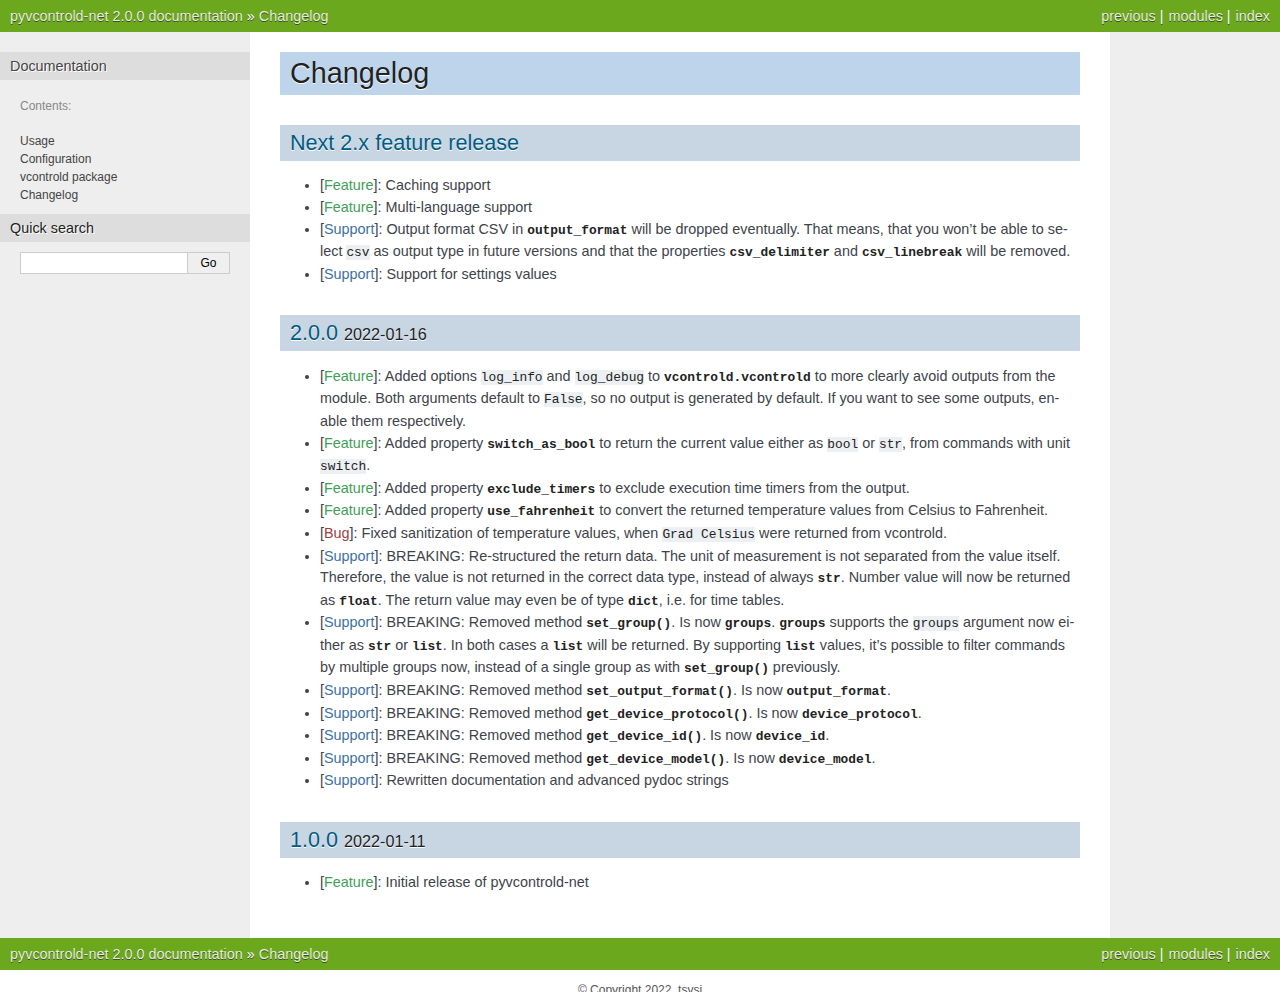
<file: docs/changelog.html>
<!DOCTYPE html>

<html lang="en">
  <head>
    <meta charset="utf-8" />
    <meta name="viewport" content="width=device-width, initial-scale=1.0" /><meta name="generator" content="Docutils 0.17.1: http://docutils.sourceforge.net/" />

    <title>Changelog &#8212; pyvcontrold-net 2.0.0 documentation</title>
    <link rel="stylesheet" type="text/css" href="_static/pygments.css" />
    <link rel="stylesheet" type="text/css" href="_static/nature.css" />
    <script data-url_root="./" id="documentation_options" src="_static/documentation_options.js"></script>
    <script src="_static/jquery.js"></script>
    <script src="_static/underscore.js"></script>
    <script src="_static/doctools.js"></script>
    <link rel="index" title="Index" href="genindex.html" />
    <link rel="search" title="Search" href="search.html" />
    <link rel="prev" title="vcontrold package" href="vcontrold.html" /> 
  </head><body>
    <div class="related" role="navigation" aria-label="related navigation">
      <h3>Navigation</h3>
      <ul>
        <li class="right" style="margin-right: 10px">
          <a href="genindex.html" title="General Index"
             accesskey="I">index</a></li>
        <li class="right" >
          <a href="py-modindex.html" title="Python Module Index"
             >modules</a> |</li>
        <li class="right" >
          <a href="vcontrold.html" title="vcontrold package"
             accesskey="P">previous</a> |</li>
        <li class="nav-item nav-item-0"><a href="index.html">pyvcontrold-net 2.0.0 documentation</a> &#187;</li>
        <li class="nav-item nav-item-this"><a href="">Changelog</a></li> 
      </ul>
    </div>  

    <div class="document">
      <div class="documentwrapper">
        <div class="bodywrapper">
          <div class="body" role="main">
            
  <section id="changelog">
<h1>Changelog<a class="headerlink" href="#changelog" title="Permalink to this headline">¶</a></h1>
<section id="Next 2.x feature release">
<h2 style="margin-bottom: 0.3em;"><a class="reference external" href="https://github.com/tsvsj/pyvcontrold-net/releases/master">Next 2.x feature release</a></h2><ul class="simple">
<li><p>[<span style="color: #40A056;">Feature</span>]<span>:</span><span> </span> Caching support</p></li>
<li><p>[<span style="color: #40A056;">Feature</span>]<span>:</span><span> </span> Multi-language support</p></li>
<li><p>[<span style="color: #4070A0;">Support</span>]<span>:</span><span> </span> Output format CSV in <a class="reference internal" href="vcontrold.html#vcontrold.vcontrold.vcontrold.output_format" title="vcontrold.vcontrold.vcontrold.output_format"><code class="xref py py-attr docutils literal notranslate"><span class="pre">output_format</span></code></a> will be dropped eventually. That means, that you won’t be able to select <code class="docutils literal notranslate"><span class="pre">csv</span></code> as output type in future versions and that the properties <a class="reference internal" href="vcontrold.html#vcontrold.vcontrold.vcontrold.csv_delimiter" title="vcontrold.vcontrold.vcontrold.csv_delimiter"><code class="xref py py-attr docutils literal notranslate"><span class="pre">csv_delimiter</span></code></a> and <a class="reference internal" href="vcontrold.html#vcontrold.vcontrold.vcontrold.csv_linebreak" title="vcontrold.vcontrold.vcontrold.csv_linebreak"><code class="xref py py-attr docutils literal notranslate"><span class="pre">csv_linebreak</span></code></a> will be removed.</p></li>
<li><p>[<span style="color: #4070A0;">Support</span>]<span>:</span><span> </span> Support for settings values</p></li>
</ul>
</section>
<section id="2.0.0">
<h2 style="margin-bottom: 0.3em;"><a class="reference external" href="https://github.com/tsvsj/pyvcontrold-net/releases/2.0.0">2.0.0</a> <span style="font-size: 75%;">2022-01-16</span></h2><ul class="simple">
<li><p>[<span style="color: #40A056;">Feature</span>]<span>:</span><span> </span> Added options <code class="docutils literal notranslate"><span class="pre">log_info</span></code> and <code class="docutils literal notranslate"><span class="pre">log_debug</span></code> to <a class="reference internal" href="vcontrold.html#module-vcontrold.vcontrold" title="vcontrold.vcontrold"><code class="xref py py-class docutils literal notranslate"><span class="pre">vcontrold.vcontrold</span></code></a> to more clearly avoid outputs from the module. Both arguments default to <code class="docutils literal notranslate"><span class="pre">False</span></code>, so no output is generated by default. If you want to see some outputs, enable them respectively.</p></li>
<li><p>[<span style="color: #40A056;">Feature</span>]<span>:</span><span> </span> Added property <a class="reference internal" href="vcontrold.html#vcontrold.vcontrold.vcontrold.switch_as_bool" title="vcontrold.vcontrold.vcontrold.switch_as_bool"><code class="xref py py-attr docutils literal notranslate"><span class="pre">switch_as_bool</span></code></a> to return the current value either as <code class="docutils literal notranslate"><span class="pre">bool</span></code> or <code class="docutils literal notranslate"><span class="pre">str</span></code>, from commands with unit <code class="docutils literal notranslate"><span class="pre">switch</span></code>.</p></li>
<li><p>[<span style="color: #40A056;">Feature</span>]<span>:</span><span> </span> Added property <a class="reference internal" href="vcontrold.html#vcontrold.vcontrold.vcontrold.exclude_timers" title="vcontrold.vcontrold.vcontrold.exclude_timers"><code class="xref py py-attr docutils literal notranslate"><span class="pre">exclude_timers</span></code></a> to exclude execution time timers from the output.</p></li>
<li><p>[<span style="color: #40A056;">Feature</span>]<span>:</span><span> </span> Added property <a class="reference internal" href="vcontrold.html#vcontrold.vcontrold.vcontrold.use_fahrenheit" title="vcontrold.vcontrold.vcontrold.use_fahrenheit"><code class="xref py py-attr docutils literal notranslate"><span class="pre">use_fahrenheit</span></code></a> to convert the returned temperature values from Celsius to Fahrenheit.</p></li>
<li><p>[<span style="color: #A04040;">Bug</span>]<span>:</span><span> </span> Fixed sanitization of temperature values, when <code class="docutils literal notranslate"><span class="pre">Grad</span> <span class="pre">Celsius</span></code> were returned from vcontrold.</p></li>
<li><p>[<span style="color: #4070A0;">Support</span>]<span>:</span><span> </span> BREAKING: Re-structured the return data. The unit of measurement is not separated from the value itself. Therefore, the value is not returned in the correct data type, instead of always <code class="xref py py-obj docutils literal notranslate"><span class="pre">str</span></code>. Number value will now be returned as <code class="xref py py-obj docutils literal notranslate"><span class="pre">float</span></code>. The return value may even be of type <code class="xref py py-obj docutils literal notranslate"><span class="pre">dict</span></code>, i.e. for time tables.</p></li>
<li><p>[<span style="color: #4070A0;">Support</span>]<span>:</span><span> </span> BREAKING: Removed method <code class="xref py py-meth docutils literal notranslate"><span class="pre">set_group()</span></code>. Is now <a class="reference internal" href="vcontrold.html#vcontrold.vcontrold.vcontrold.groups" title="vcontrold.vcontrold.vcontrold.groups"><code class="xref py py-attr docutils literal notranslate"><span class="pre">groups</span></code></a>. <a class="reference internal" href="vcontrold.html#vcontrold.vcontrold.vcontrold.groups" title="vcontrold.vcontrold.vcontrold.groups"><code class="xref py py-attr docutils literal notranslate"><span class="pre">groups</span></code></a> supports the <code class="docutils literal notranslate"><span class="pre">groups</span></code> argument now either as <code class="xref py py-obj docutils literal notranslate"><span class="pre">str</span></code> or <code class="xref py py-obj docutils literal notranslate"><span class="pre">list</span></code>. In both cases a <code class="xref py py-obj docutils literal notranslate"><span class="pre">list</span></code> will be returned. By supporting <code class="xref py py-obj docutils literal notranslate"><span class="pre">list</span></code> values, it’s possible to filter commands by multiple groups now, instead of a single group as with <code class="xref py py-meth docutils literal notranslate"><span class="pre">set_group()</span></code> previously.</p></li>
<li><p>[<span style="color: #4070A0;">Support</span>]<span>:</span><span> </span> BREAKING: Removed method <code class="xref py py-meth docutils literal notranslate"><span class="pre">set_output_format()</span></code>. Is now <a class="reference internal" href="vcontrold.html#vcontrold.vcontrold.vcontrold.output_format" title="vcontrold.vcontrold.vcontrold.output_format"><code class="xref py py-attr docutils literal notranslate"><span class="pre">output_format</span></code></a>.</p></li>
<li><p>[<span style="color: #4070A0;">Support</span>]<span>:</span><span> </span> BREAKING: Removed method <code class="xref py py-meth docutils literal notranslate"><span class="pre">get_device_protocol()</span></code>. Is now <a class="reference internal" href="vcontrold.html#vcontrold.vcontrold.vcontrold.device_protocol" title="vcontrold.vcontrold.vcontrold.device_protocol"><code class="xref py py-attr docutils literal notranslate"><span class="pre">device_protocol</span></code></a>.</p></li>
<li><p>[<span style="color: #4070A0;">Support</span>]<span>:</span><span> </span> BREAKING: Removed method <code class="xref py py-meth docutils literal notranslate"><span class="pre">get_device_id()</span></code>. Is now <a class="reference internal" href="vcontrold.html#vcontrold.vcontrold.vcontrold.device_id" title="vcontrold.vcontrold.vcontrold.device_id"><code class="xref py py-attr docutils literal notranslate"><span class="pre">device_id</span></code></a>.</p></li>
<li><p>[<span style="color: #4070A0;">Support</span>]<span>:</span><span> </span> BREAKING: Removed method <code class="xref py py-meth docutils literal notranslate"><span class="pre">get_device_model()</span></code>. Is now <a class="reference internal" href="vcontrold.html#vcontrold.vcontrold.vcontrold.device_model" title="vcontrold.vcontrold.vcontrold.device_model"><code class="xref py py-attr docutils literal notranslate"><span class="pre">device_model</span></code></a>.</p></li>
<li><p>[<span style="color: #4070A0;">Support</span>]<span>:</span><span> </span> Rewritten documentation and advanced pydoc strings</p></li>
</ul>
</section>
<section id="1.0.0">
<h2 style="margin-bottom: 0.3em;"><a class="reference external" href="https://github.com/tsvsj/pyvcontrold-net/releases/1.0.0">1.0.0</a> <span style="font-size: 75%;">2022-01-11</span></h2><ul class="simple">
<li><p>[<span style="color: #40A056;">Feature</span>]<span>:</span><span> </span> Initial release of pyvcontrold-net</p></li>
</ul>
</section>
</section>


            <div class="clearer"></div>
          </div>
        </div>
      </div>
      <div class="sphinxsidebar" role="navigation" aria-label="main navigation">
        <div class="sphinxsidebarwrapper">
<h3><a href="index.html">Documentation</a></h3>
<p class="caption" role="heading"><span class="caption-text">Contents:</span></p>
<ul class="current">
<li class="toctree-l1"><a class="reference internal" href="usage.html">Usage</a></li>
<li class="toctree-l1"><a class="reference internal" href="configuration.html">Configuration</a></li>
<li class="toctree-l1"><a class="reference internal" href="vcontrold.html">vcontrold package</a></li>
<li class="toctree-l1 current"><a class="current reference internal" href="#">Changelog</a></li>
</ul>

<div id="searchbox" style="display: none" role="search">
  <h3 id="searchlabel">Quick search</h3>
    <div class="searchformwrapper">
    <form class="search" action="search.html" method="get">
      <input type="text" name="q" aria-labelledby="searchlabel" autocomplete="off" autocorrect="off" autocapitalize="off" spellcheck="false"/>
      <input type="submit" value="Go" />
    </form>
    </div>
</div>
<script>$('#searchbox').show(0);</script>
        </div>
      </div>
      <div class="clearer"></div>
    </div>
    <div class="related" role="navigation" aria-label="related navigation">
      <h3>Navigation</h3>
      <ul>
        <li class="right" style="margin-right: 10px">
          <a href="genindex.html" title="General Index"
             >index</a></li>
        <li class="right" >
          <a href="py-modindex.html" title="Python Module Index"
             >modules</a> |</li>
        <li class="right" >
          <a href="vcontrold.html" title="vcontrold package"
             >previous</a> |</li>
        <li class="nav-item nav-item-0"><a href="index.html">pyvcontrold-net 2.0.0 documentation</a> &#187;</li>
        <li class="nav-item nav-item-this"><a href="">Changelog</a></li> 
      </ul>
    </div>
    <div class="footer" role="contentinfo">
        &#169; Copyright 2022, tsvsj
    </div>
  </body>
</html>
</file>
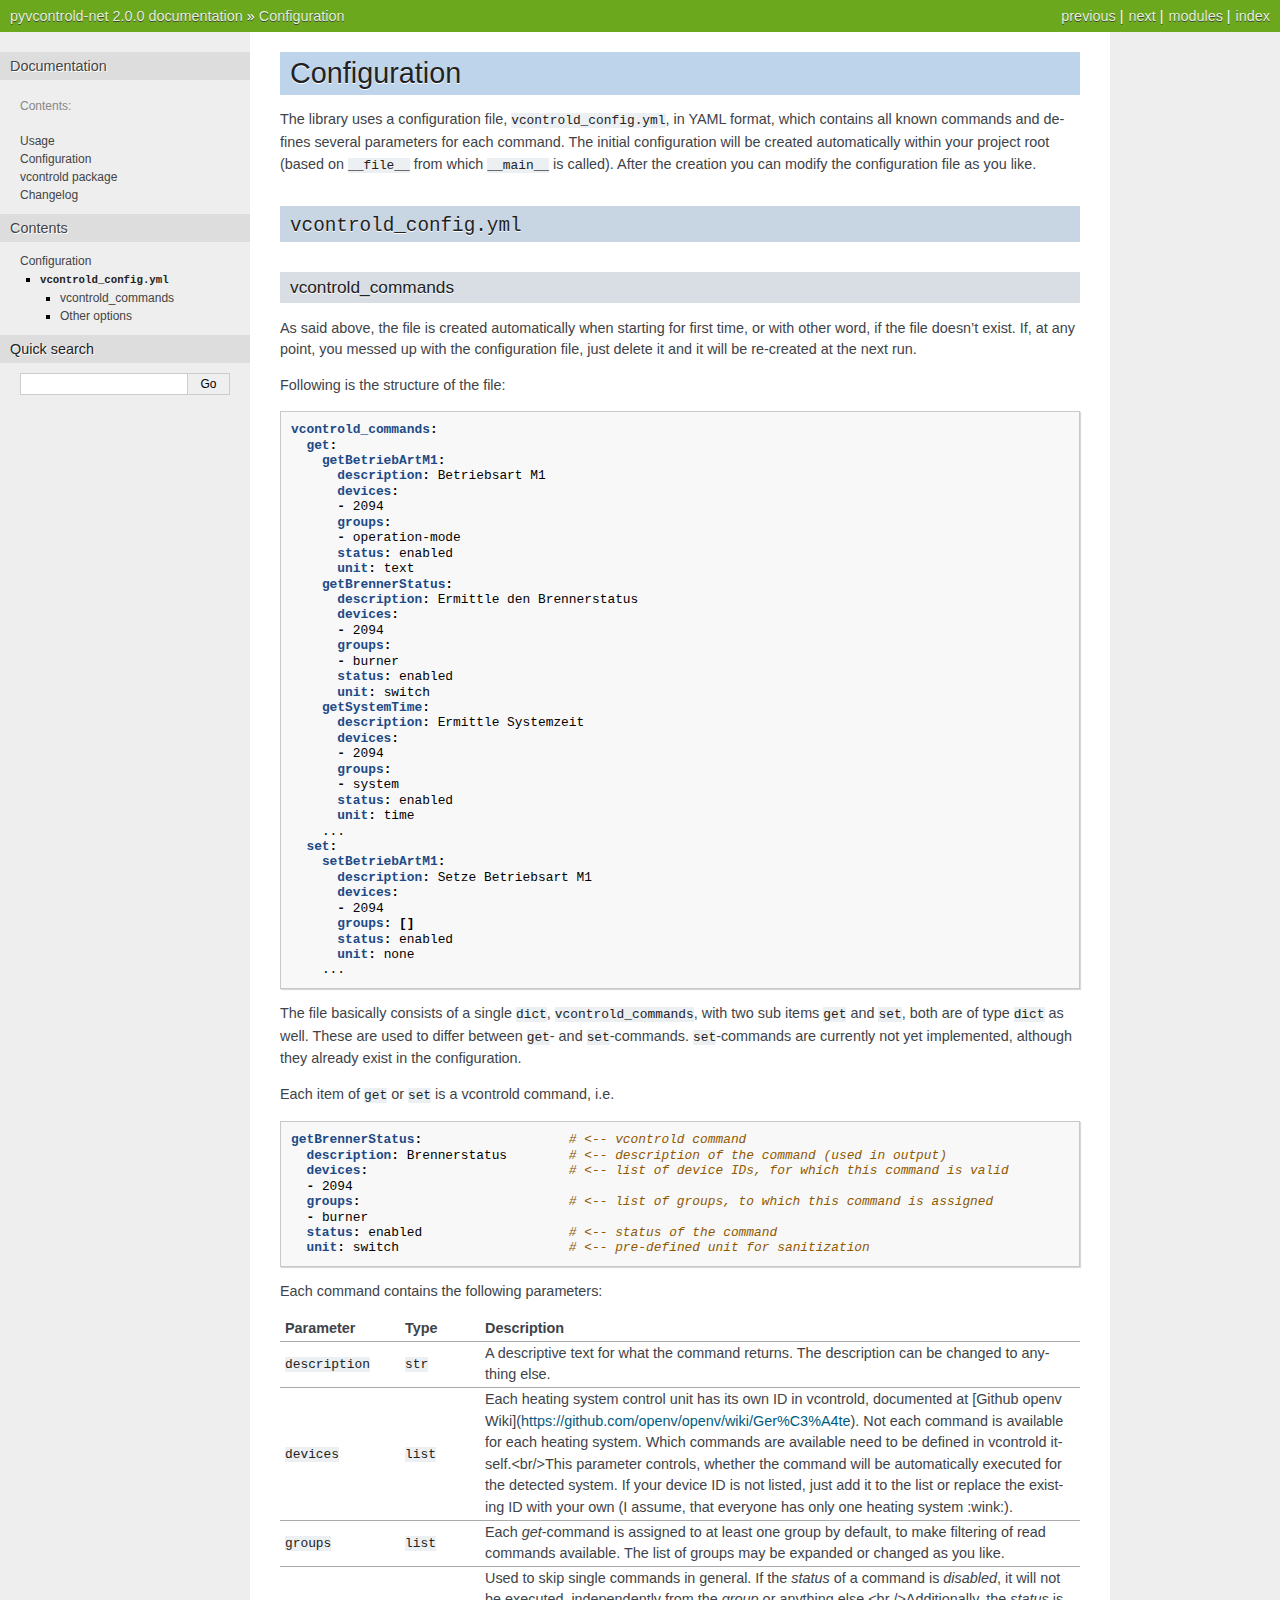
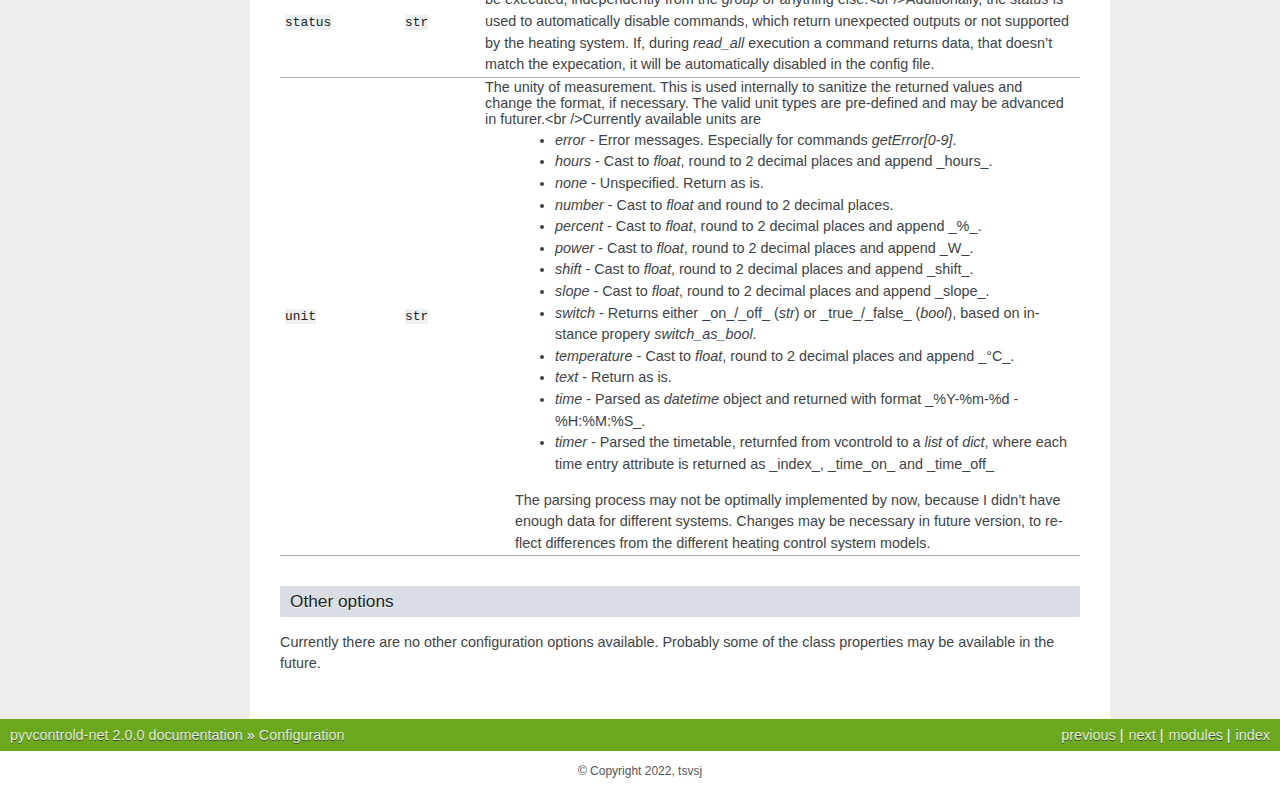
<file: docs/configuration.html>
<!DOCTYPE html>

<html lang="en">
  <head>
    <meta charset="utf-8" />
    <meta name="viewport" content="width=device-width, initial-scale=1.0" /><meta name="generator" content="Docutils 0.17.1: http://docutils.sourceforge.net/" />

    <title>Configuration &#8212; pyvcontrold-net 2.0.0 documentation</title>
    <link rel="stylesheet" type="text/css" href="_static/pygments.css" />
    <link rel="stylesheet" type="text/css" href="_static/nature.css" />
    <script data-url_root="./" id="documentation_options" src="_static/documentation_options.js"></script>
    <script src="_static/jquery.js"></script>
    <script src="_static/underscore.js"></script>
    <script src="_static/doctools.js"></script>
    <link rel="index" title="Index" href="genindex.html" />
    <link rel="search" title="Search" href="search.html" />
    <link rel="next" title="vcontrold package" href="vcontrold.html" />
    <link rel="prev" title="Usage" href="usage.html" /> 
  </head><body>
    <div class="related" role="navigation" aria-label="related navigation">
      <h3>Navigation</h3>
      <ul>
        <li class="right" style="margin-right: 10px">
          <a href="genindex.html" title="General Index"
             accesskey="I">index</a></li>
        <li class="right" >
          <a href="py-modindex.html" title="Python Module Index"
             >modules</a> |</li>
        <li class="right" >
          <a href="vcontrold.html" title="vcontrold package"
             accesskey="N">next</a> |</li>
        <li class="right" >
          <a href="usage.html" title="Usage"
             accesskey="P">previous</a> |</li>
        <li class="nav-item nav-item-0"><a href="index.html">pyvcontrold-net 2.0.0 documentation</a> &#187;</li>
        <li class="nav-item nav-item-this"><a href="">Configuration</a></li> 
      </ul>
    </div>  

    <div class="document">
      <div class="documentwrapper">
        <div class="bodywrapper">
          <div class="body" role="main">
            
  <section id="configuration">
<h1>Configuration<a class="headerlink" href="#configuration" title="Permalink to this headline">¶</a></h1>
<p>The library uses a configuration file, <code class="docutils literal notranslate"><span class="pre">vcontrold_config.yml</span></code>, in YAML format, which contains all known commands and defines several parameters for each command. The initial configuration will be created automatically within your project root (based on <code class="docutils literal notranslate"><span class="pre">__file__</span></code> from which <code class="docutils literal notranslate"><span class="pre">__main__</span></code> is called). After the creation you can modify the configuration file as you like.</p>
<section id="vcontrold-config-yml">
<h2><code class="docutils literal notranslate"><span class="pre">vcontrold_config.yml</span></code><a class="headerlink" href="#vcontrold-config-yml" title="Permalink to this headline">¶</a></h2>
<section id="vcontrold-commands">
<h3>vcontrold_commands<a class="headerlink" href="#vcontrold-commands" title="Permalink to this headline">¶</a></h3>
<p>As said above, the file is created automatically when starting for first time, or with other word, if the file doesn’t exist. If, at any point, you messed up with the configuration file, just delete it and it will be re-created at the next run.</p>
<p>Following is the structure of the file:</p>
<div class="highlight-yaml notranslate"><div class="highlight"><pre><span></span><span class="nt">vcontrold_commands</span><span class="p">:</span><span class="w"></span>
<span class="w">  </span><span class="nt">get</span><span class="p">:</span><span class="w"></span>
<span class="w">    </span><span class="nt">getBetriebArtM1</span><span class="p">:</span><span class="w"></span>
<span class="w">      </span><span class="nt">description</span><span class="p">:</span><span class="w"> </span><span class="l l-Scalar l-Scalar-Plain">Betriebsart M1</span><span class="w"></span>
<span class="w">      </span><span class="nt">devices</span><span class="p">:</span><span class="w"></span>
<span class="w">      </span><span class="p p-Indicator">-</span><span class="w"> </span><span class="l l-Scalar l-Scalar-Plain">2094</span><span class="w"></span>
<span class="w">      </span><span class="nt">groups</span><span class="p">:</span><span class="w"></span>
<span class="w">      </span><span class="p p-Indicator">-</span><span class="w"> </span><span class="l l-Scalar l-Scalar-Plain">operation-mode</span><span class="w"></span>
<span class="w">      </span><span class="nt">status</span><span class="p">:</span><span class="w"> </span><span class="l l-Scalar l-Scalar-Plain">enabled</span><span class="w"></span>
<span class="w">      </span><span class="nt">unit</span><span class="p">:</span><span class="w"> </span><span class="l l-Scalar l-Scalar-Plain">text</span><span class="w"></span>
<span class="w">    </span><span class="nt">getBrennerStatus</span><span class="p">:</span><span class="w"></span>
<span class="w">      </span><span class="nt">description</span><span class="p">:</span><span class="w"> </span><span class="l l-Scalar l-Scalar-Plain">Ermittle den Brennerstatus</span><span class="w"></span>
<span class="w">      </span><span class="nt">devices</span><span class="p">:</span><span class="w"></span>
<span class="w">      </span><span class="p p-Indicator">-</span><span class="w"> </span><span class="l l-Scalar l-Scalar-Plain">2094</span><span class="w"></span>
<span class="w">      </span><span class="nt">groups</span><span class="p">:</span><span class="w"></span>
<span class="w">      </span><span class="p p-Indicator">-</span><span class="w"> </span><span class="l l-Scalar l-Scalar-Plain">burner</span><span class="w"></span>
<span class="w">      </span><span class="nt">status</span><span class="p">:</span><span class="w"> </span><span class="l l-Scalar l-Scalar-Plain">enabled</span><span class="w"></span>
<span class="w">      </span><span class="nt">unit</span><span class="p">:</span><span class="w"> </span><span class="l l-Scalar l-Scalar-Plain">switch</span><span class="w"></span>
<span class="w">    </span><span class="nt">getSystemTime</span><span class="p">:</span><span class="w"></span>
<span class="w">      </span><span class="nt">description</span><span class="p">:</span><span class="w"> </span><span class="l l-Scalar l-Scalar-Plain">Ermittle Systemzeit</span><span class="w"></span>
<span class="w">      </span><span class="nt">devices</span><span class="p">:</span><span class="w"></span>
<span class="w">      </span><span class="p p-Indicator">-</span><span class="w"> </span><span class="l l-Scalar l-Scalar-Plain">2094</span><span class="w"></span>
<span class="w">      </span><span class="nt">groups</span><span class="p">:</span><span class="w"></span>
<span class="w">      </span><span class="p p-Indicator">-</span><span class="w"> </span><span class="l l-Scalar l-Scalar-Plain">system</span><span class="w"></span>
<span class="w">      </span><span class="nt">status</span><span class="p">:</span><span class="w"> </span><span class="l l-Scalar l-Scalar-Plain">enabled</span><span class="w"></span>
<span class="w">      </span><span class="nt">unit</span><span class="p">:</span><span class="w"> </span><span class="l l-Scalar l-Scalar-Plain">time</span><span class="w"></span>
<span class="w">    </span><span class="l l-Scalar l-Scalar-Plain">...</span><span class="w"></span>
<span class="w">  </span><span class="nt">set</span><span class="p">:</span><span class="w"></span>
<span class="w">    </span><span class="nt">setBetriebArtM1</span><span class="p">:</span><span class="w"></span>
<span class="w">      </span><span class="nt">description</span><span class="p">:</span><span class="w"> </span><span class="l l-Scalar l-Scalar-Plain">Setze Betriebsart M1</span><span class="w"></span>
<span class="w">      </span><span class="nt">devices</span><span class="p">:</span><span class="w"></span>
<span class="w">      </span><span class="p p-Indicator">-</span><span class="w"> </span><span class="l l-Scalar l-Scalar-Plain">2094</span><span class="w"></span>
<span class="w">      </span><span class="nt">groups</span><span class="p">:</span><span class="w"> </span><span class="p p-Indicator">[]</span><span class="w"></span>
<span class="w">      </span><span class="nt">status</span><span class="p">:</span><span class="w"> </span><span class="l l-Scalar l-Scalar-Plain">enabled</span><span class="w"></span>
<span class="w">      </span><span class="nt">unit</span><span class="p">:</span><span class="w"> </span><span class="l l-Scalar l-Scalar-Plain">none</span><span class="w"></span>
<span class="w">    </span><span class="l l-Scalar l-Scalar-Plain">...</span><span class="w"></span>
</pre></div>
</div>
<p>The file basically consists of a single <code class="docutils literal notranslate"><span class="pre">dict</span></code>, <code class="docutils literal notranslate"><span class="pre">vcontrold_commands</span></code>, with two sub items <code class="docutils literal notranslate"><span class="pre">get</span></code> and <code class="docutils literal notranslate"><span class="pre">set</span></code>, both are of type <code class="docutils literal notranslate"><span class="pre">dict</span></code> as well. These are used to differ between <code class="docutils literal notranslate"><span class="pre">get</span></code>- and <code class="docutils literal notranslate"><span class="pre">set</span></code>-commands. <code class="docutils literal notranslate"><span class="pre">set</span></code>-commands are currently not yet implemented, although they already exist in the configuration.</p>
<p>Each item of <code class="docutils literal notranslate"><span class="pre">get</span></code> or <code class="docutils literal notranslate"><span class="pre">set</span></code> is a vcontrold command, i.e.</p>
<div class="highlight-yaml notranslate"><div class="highlight"><pre><span></span><span class="nt">getBrennerStatus</span><span class="p">:</span><span class="w">                   </span><span class="c1"># &lt;-- vcontrold command</span><span class="w"></span>
<span class="w">  </span><span class="nt">description</span><span class="p">:</span><span class="w"> </span><span class="l l-Scalar l-Scalar-Plain">Brennerstatus</span><span class="w">        </span><span class="c1"># &lt;-- description of the command (used in output)</span><span class="w"></span>
<span class="w">  </span><span class="nt">devices</span><span class="p">:</span><span class="w">                          </span><span class="c1"># &lt;-- list of device IDs, for which this command is valid</span><span class="w"></span>
<span class="w">  </span><span class="p p-Indicator">-</span><span class="w"> </span><span class="l l-Scalar l-Scalar-Plain">2094</span><span class="w"></span>
<span class="w">  </span><span class="nt">groups</span><span class="p">:</span><span class="w">                           </span><span class="c1"># &lt;-- list of groups, to which this command is assigned</span><span class="w"></span>
<span class="w">  </span><span class="p p-Indicator">-</span><span class="w"> </span><span class="l l-Scalar l-Scalar-Plain">burner</span><span class="w"></span>
<span class="w">  </span><span class="nt">status</span><span class="p">:</span><span class="w"> </span><span class="l l-Scalar l-Scalar-Plain">enabled</span><span class="w">                   </span><span class="c1"># &lt;-- status of the command</span><span class="w"></span>
<span class="w">  </span><span class="nt">unit</span><span class="p">:</span><span class="w"> </span><span class="l l-Scalar l-Scalar-Plain">switch</span><span class="w">                      </span><span class="c1"># &lt;-- pre-defined unit for sanitization</span><span class="w"></span>
</pre></div>
</div>
<p>Each command contains the following parameters:</p>
<table class="colwidths-given docutils align-default">
<colgroup>
<col style="width: 15%" />
<col style="width: 10%" />
<col style="width: 75%" />
</colgroup>
<thead>
<tr class="row-odd"><th class="head"><p>Parameter</p></th>
<th class="head"><p>Type</p></th>
<th class="head"><p>Description</p></th>
</tr>
</thead>
<tbody>
<tr class="row-even"><td><p><code class="docutils literal notranslate"><span class="pre">description</span></code></p></td>
<td><p><code class="docutils literal notranslate"><span class="pre">str</span></code></p></td>
<td><p>A descriptive text for what the command returns. The description can be changed to anything else.</p></td>
</tr>
<tr class="row-odd"><td><p><code class="docutils literal notranslate"><span class="pre">devices</span></code></p></td>
<td><p><code class="docutils literal notranslate"><span class="pre">list</span></code></p></td>
<td><p>Each heating system control unit has its own ID in vcontrold, documented at [Github openv Wiki](<a class="reference external" href="https://github.com/openv/openv/wiki/Ger%C3%A4te">https://github.com/openv/openv/wiki/Ger%C3%A4te</a>). Not each command is available for each heating system. Which commands are available need to be defined in vcontrold itself.&lt;br/&gt;This parameter controls, whether the command will be automatically executed for the detected system. If your device ID is not listed, just add it to the list or replace the existing ID with your own (I assume, that everyone has only one heating system :wink:).</p></td>
</tr>
<tr class="row-even"><td><p><code class="docutils literal notranslate"><span class="pre">groups</span></code></p></td>
<td><p><code class="docutils literal notranslate"><span class="pre">list</span></code></p></td>
<td><p>Each <cite>get</cite>-command is assigned to at least one group by default, to make filtering of read commands available. The list of groups may be expanded or changed as you like.</p></td>
</tr>
<tr class="row-odd"><td><p><code class="docutils literal notranslate"><span class="pre">status</span></code></p></td>
<td><p><code class="docutils literal notranslate"><span class="pre">str</span></code></p></td>
<td><p>Used to skip single commands in general. If the <cite>status</cite> of a command is <cite>disabled</cite>, it will not be executed, independently from the <cite>group</cite> or anything else.&lt;br /&gt;Additionally, the <cite>status</cite> is used to automatically disable commands, which return unexpected outputs or not supported by the heating system. If, during <cite>read_all</cite> execution a command returns data, that doesn’t match the expecation, it will be automatically disabled in the config file.</p></td>
</tr>
<tr class="row-even"><td><p><code class="docutils literal notranslate"><span class="pre">unit</span></code></p></td>
<td><p><code class="docutils literal notranslate"><span class="pre">str</span></code></p></td>
<td><dl>
<dt>The unity of measurement. This is used internally to sanitize the returned values and change the format, if necessary. The valid unit types are pre-defined and may be advanced in futurer.&lt;br /&gt;Currently available units are</dt><dd><ul class="simple">
<li><p><cite>error</cite> - Error messages. Especially for commands <cite>getError[0-9]</cite>.</p></li>
<li><p><cite>hours</cite> - Cast to <cite>float</cite>, round to 2 decimal places and append _hours_.</p></li>
<li><p><cite>none</cite> - Unspecified. Return as is.</p></li>
<li><p><cite>number</cite> - Cast to <cite>float</cite> and round to 2 decimal places.</p></li>
<li><p><cite>percent</cite> - Cast to <cite>float</cite>, round to 2 decimal places and append _%_.</p></li>
<li><p><cite>power</cite> - Cast to <cite>float</cite>, round to 2 decimal places and append _W_.</p></li>
<li><p><cite>shift</cite> - Cast to <cite>float</cite>, round to 2 decimal places and append _shift_.</p></li>
<li><p><cite>slope</cite> - Cast to <cite>float</cite>, round to 2 decimal places and append _slope_.</p></li>
<li><p><cite>switch</cite> - Returns either _on_/_off_ (<cite>str</cite>) or _true_/_false_ (<cite>bool</cite>), based on instance propery <cite>switch_as_bool</cite>.</p></li>
<li><p><cite>temperature</cite> - Cast to <cite>float</cite>, round to 2 decimal places and append _°C_.</p></li>
<li><p><cite>text</cite> - Return as is.</p></li>
<li><p><cite>time</cite> - Parsed as <cite>datetime</cite> object and returned with format _%Y-%m-%d - %H:%M:%S_.</p></li>
<li><p><cite>timer</cite> - Parsed the timetable, returnfed from vcontrold to a <cite>list</cite> of <cite>dict</cite>, where each time entry attribute is returned as _index_, _time_on_ and _time_off_</p></li>
</ul>
<p>The parsing process may not be optimally implemented by now, because I didn’t have enough data for different systems. Changes may be necessary in future version, to reflect differences from the different heating control system models.</p>
</dd>
</dl>
</td>
</tr>
</tbody>
</table>
</section>
<section id="other-options">
<h3>Other options<a class="headerlink" href="#other-options" title="Permalink to this headline">¶</a></h3>
<p>Currently there are no other configuration options available. Probably some of the class properties may be available in the future.</p>
</section>
</section>
</section>


            <div class="clearer"></div>
          </div>
        </div>
      </div>
      <div class="sphinxsidebar" role="navigation" aria-label="main navigation">
        <div class="sphinxsidebarwrapper">
<h3><a href="index.html">Documentation</a></h3>
<p class="caption" role="heading"><span class="caption-text">Contents:</span></p>
<ul class="current">
<li class="toctree-l1"><a class="reference internal" href="usage.html">Usage</a></li>
<li class="toctree-l1 current"><a class="current reference internal" href="#">Configuration</a></li>
<li class="toctree-l1"><a class="reference internal" href="vcontrold.html">vcontrold package</a></li>
<li class="toctree-l1"><a class="reference internal" href="changelog.html">Changelog</a></li>
</ul>

  <h3><a href="index.html">Contents</a></h3>
  <ul>
<li><a class="reference internal" href="#">Configuration</a><ul>
<li><a class="reference internal" href="#vcontrold-config-yml"><code class="docutils literal notranslate"><span class="pre">vcontrold_config.yml</span></code></a><ul>
<li><a class="reference internal" href="#vcontrold-commands">vcontrold_commands</a></li>
<li><a class="reference internal" href="#other-options">Other options</a></li>
</ul>
</li>
</ul>
</li>
</ul>

<div id="searchbox" style="display: none" role="search">
  <h3 id="searchlabel">Quick search</h3>
    <div class="searchformwrapper">
    <form class="search" action="search.html" method="get">
      <input type="text" name="q" aria-labelledby="searchlabel" autocomplete="off" autocorrect="off" autocapitalize="off" spellcheck="false"/>
      <input type="submit" value="Go" />
    </form>
    </div>
</div>
<script>$('#searchbox').show(0);</script>
        </div>
      </div>
      <div class="clearer"></div>
    </div>
    <div class="related" role="navigation" aria-label="related navigation">
      <h3>Navigation</h3>
      <ul>
        <li class="right" style="margin-right: 10px">
          <a href="genindex.html" title="General Index"
             >index</a></li>
        <li class="right" >
          <a href="py-modindex.html" title="Python Module Index"
             >modules</a> |</li>
        <li class="right" >
          <a href="vcontrold.html" title="vcontrold package"
             >next</a> |</li>
        <li class="right" >
          <a href="usage.html" title="Usage"
             >previous</a> |</li>
        <li class="nav-item nav-item-0"><a href="index.html">pyvcontrold-net 2.0.0 documentation</a> &#187;</li>
        <li class="nav-item nav-item-this"><a href="">Configuration</a></li> 
      </ul>
    </div>
    <div class="footer" role="contentinfo">
        &#169; Copyright 2022, tsvsj
    </div>
  </body>
</html>
</file>
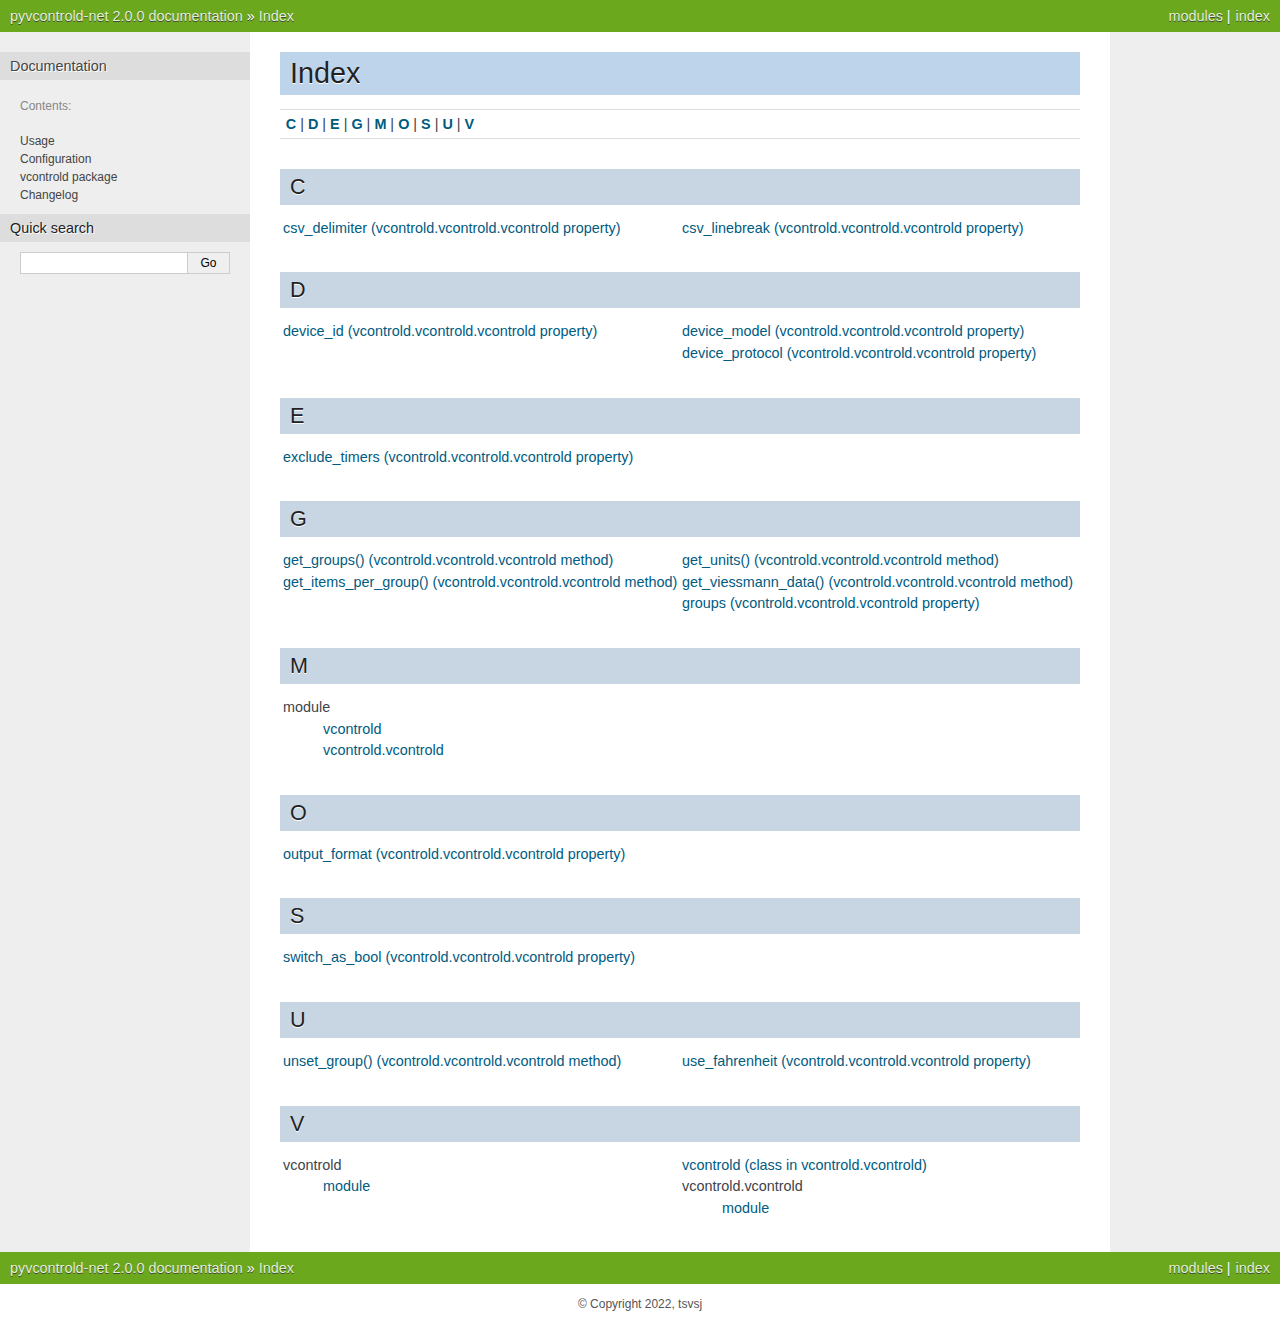
<file: docs/genindex.html>
<!DOCTYPE html>

<html lang="en">
  <head>
    <meta charset="utf-8" />
    <meta name="viewport" content="width=device-width, initial-scale=1.0" />
    <title>Index &#8212; pyvcontrold-net 2.0.0 documentation</title>
    <link rel="stylesheet" type="text/css" href="_static/pygments.css" />
    <link rel="stylesheet" type="text/css" href="_static/nature.css" />
    <script data-url_root="./" id="documentation_options" src="_static/documentation_options.js"></script>
    <script src="_static/jquery.js"></script>
    <script src="_static/underscore.js"></script>
    <script src="_static/doctools.js"></script>
    <link rel="index" title="Index" href="#" />
    <link rel="search" title="Search" href="search.html" /> 
  </head><body>
    <div class="related" role="navigation" aria-label="related navigation">
      <h3>Navigation</h3>
      <ul>
        <li class="right" style="margin-right: 10px">
          <a href="#" title="General Index"
             accesskey="I">index</a></li>
        <li class="right" >
          <a href="py-modindex.html" title="Python Module Index"
             >modules</a> |</li>
        <li class="nav-item nav-item-0"><a href="index.html">pyvcontrold-net 2.0.0 documentation</a> &#187;</li>
        <li class="nav-item nav-item-this"><a href="">Index</a></li> 
      </ul>
    </div>  

    <div class="document">
      <div class="documentwrapper">
        <div class="bodywrapper">
          <div class="body" role="main">
            

<h1 id="index">Index</h1>

<div class="genindex-jumpbox">
 <a href="#C"><strong>C</strong></a>
 | <a href="#D"><strong>D</strong></a>
 | <a href="#E"><strong>E</strong></a>
 | <a href="#G"><strong>G</strong></a>
 | <a href="#M"><strong>M</strong></a>
 | <a href="#O"><strong>O</strong></a>
 | <a href="#S"><strong>S</strong></a>
 | <a href="#U"><strong>U</strong></a>
 | <a href="#V"><strong>V</strong></a>
 
</div>
<h2 id="C">C</h2>
<table style="width: 100%" class="indextable genindextable"><tr>
  <td style="width: 33%; vertical-align: top;"><ul>
      <li><a href="vcontrold.html#vcontrold.vcontrold.vcontrold.csv_delimiter">csv_delimiter (vcontrold.vcontrold.vcontrold property)</a>
</li>
  </ul></td>
  <td style="width: 33%; vertical-align: top;"><ul>
      <li><a href="vcontrold.html#vcontrold.vcontrold.vcontrold.csv_linebreak">csv_linebreak (vcontrold.vcontrold.vcontrold property)</a>
</li>
  </ul></td>
</tr></table>

<h2 id="D">D</h2>
<table style="width: 100%" class="indextable genindextable"><tr>
  <td style="width: 33%; vertical-align: top;"><ul>
      <li><a href="vcontrold.html#vcontrold.vcontrold.vcontrold.device_id">device_id (vcontrold.vcontrold.vcontrold property)</a>
</li>
  </ul></td>
  <td style="width: 33%; vertical-align: top;"><ul>
      <li><a href="vcontrold.html#vcontrold.vcontrold.vcontrold.device_model">device_model (vcontrold.vcontrold.vcontrold property)</a>
</li>
      <li><a href="vcontrold.html#vcontrold.vcontrold.vcontrold.device_protocol">device_protocol (vcontrold.vcontrold.vcontrold property)</a>
</li>
  </ul></td>
</tr></table>

<h2 id="E">E</h2>
<table style="width: 100%" class="indextable genindextable"><tr>
  <td style="width: 33%; vertical-align: top;"><ul>
      <li><a href="vcontrold.html#vcontrold.vcontrold.vcontrold.exclude_timers">exclude_timers (vcontrold.vcontrold.vcontrold property)</a>
</li>
  </ul></td>
</tr></table>

<h2 id="G">G</h2>
<table style="width: 100%" class="indextable genindextable"><tr>
  <td style="width: 33%; vertical-align: top;"><ul>
      <li><a href="vcontrold.html#vcontrold.vcontrold.vcontrold.get_groups">get_groups() (vcontrold.vcontrold.vcontrold method)</a>
</li>
      <li><a href="vcontrold.html#vcontrold.vcontrold.vcontrold.get_items_per_group">get_items_per_group() (vcontrold.vcontrold.vcontrold method)</a>
</li>
  </ul></td>
  <td style="width: 33%; vertical-align: top;"><ul>
      <li><a href="vcontrold.html#vcontrold.vcontrold.vcontrold.get_units">get_units() (vcontrold.vcontrold.vcontrold method)</a>
</li>
      <li><a href="vcontrold.html#vcontrold.vcontrold.vcontrold.get_viessmann_data">get_viessmann_data() (vcontrold.vcontrold.vcontrold method)</a>
</li>
      <li><a href="vcontrold.html#vcontrold.vcontrold.vcontrold.groups">groups (vcontrold.vcontrold.vcontrold property)</a>
</li>
  </ul></td>
</tr></table>

<h2 id="M">M</h2>
<table style="width: 100%" class="indextable genindextable"><tr>
  <td style="width: 33%; vertical-align: top;"><ul>
      <li>
    module

      <ul>
        <li><a href="vcontrold.html#module-vcontrold">vcontrold</a>
</li>
        <li><a href="vcontrold.html#module-vcontrold.vcontrold">vcontrold.vcontrold</a>
</li>
      </ul></li>
  </ul></td>
</tr></table>

<h2 id="O">O</h2>
<table style="width: 100%" class="indextable genindextable"><tr>
  <td style="width: 33%; vertical-align: top;"><ul>
      <li><a href="vcontrold.html#vcontrold.vcontrold.vcontrold.output_format">output_format (vcontrold.vcontrold.vcontrold property)</a>
</li>
  </ul></td>
</tr></table>

<h2 id="S">S</h2>
<table style="width: 100%" class="indextable genindextable"><tr>
  <td style="width: 33%; vertical-align: top;"><ul>
      <li><a href="vcontrold.html#vcontrold.vcontrold.vcontrold.switch_as_bool">switch_as_bool (vcontrold.vcontrold.vcontrold property)</a>
</li>
  </ul></td>
</tr></table>

<h2 id="U">U</h2>
<table style="width: 100%" class="indextable genindextable"><tr>
  <td style="width: 33%; vertical-align: top;"><ul>
      <li><a href="vcontrold.html#vcontrold.vcontrold.vcontrold.unset_group">unset_group() (vcontrold.vcontrold.vcontrold method)</a>
</li>
  </ul></td>
  <td style="width: 33%; vertical-align: top;"><ul>
      <li><a href="vcontrold.html#vcontrold.vcontrold.vcontrold.use_fahrenheit">use_fahrenheit (vcontrold.vcontrold.vcontrold property)</a>
</li>
  </ul></td>
</tr></table>

<h2 id="V">V</h2>
<table style="width: 100%" class="indextable genindextable"><tr>
  <td style="width: 33%; vertical-align: top;"><ul>
      <li>
    vcontrold

      <ul>
        <li><a href="vcontrold.html#module-vcontrold">module</a>
</li>
      </ul></li>
  </ul></td>
  <td style="width: 33%; vertical-align: top;"><ul>
      <li><a href="vcontrold.html#vcontrold.vcontrold.vcontrold">vcontrold (class in vcontrold.vcontrold)</a>
</li>
      <li>
    vcontrold.vcontrold

      <ul>
        <li><a href="vcontrold.html#module-vcontrold.vcontrold">module</a>
</li>
      </ul></li>
  </ul></td>
</tr></table>



            <div class="clearer"></div>
          </div>
        </div>
      </div>
      <div class="sphinxsidebar" role="navigation" aria-label="main navigation">
        <div class="sphinxsidebarwrapper">
<h3><a href="index.html">Documentation</a></h3>
<p class="caption" role="heading"><span class="caption-text">Contents:</span></p>
<ul>
<li class="toctree-l1"><a class="reference internal" href="usage.html">Usage</a></li>
<li class="toctree-l1"><a class="reference internal" href="configuration.html">Configuration</a></li>
<li class="toctree-l1"><a class="reference internal" href="vcontrold.html">vcontrold package</a></li>
<li class="toctree-l1"><a class="reference internal" href="changelog.html">Changelog</a></li>
</ul>

<div id="searchbox" style="display: none" role="search">
  <h3 id="searchlabel">Quick search</h3>
    <div class="searchformwrapper">
    <form class="search" action="search.html" method="get">
      <input type="text" name="q" aria-labelledby="searchlabel" autocomplete="off" autocorrect="off" autocapitalize="off" spellcheck="false"/>
      <input type="submit" value="Go" />
    </form>
    </div>
</div>
<script>$('#searchbox').show(0);</script>
        </div>
      </div>
      <div class="clearer"></div>
    </div>
    <div class="related" role="navigation" aria-label="related navigation">
      <h3>Navigation</h3>
      <ul>
        <li class="right" style="margin-right: 10px">
          <a href="#" title="General Index"
             >index</a></li>
        <li class="right" >
          <a href="py-modindex.html" title="Python Module Index"
             >modules</a> |</li>
        <li class="nav-item nav-item-0"><a href="index.html">pyvcontrold-net 2.0.0 documentation</a> &#187;</li>
        <li class="nav-item nav-item-this"><a href="">Index</a></li> 
      </ul>
    </div>
    <div class="footer" role="contentinfo">
        &#169; Copyright 2022, tsvsj
    </div>
  </body>
</html>
</file>
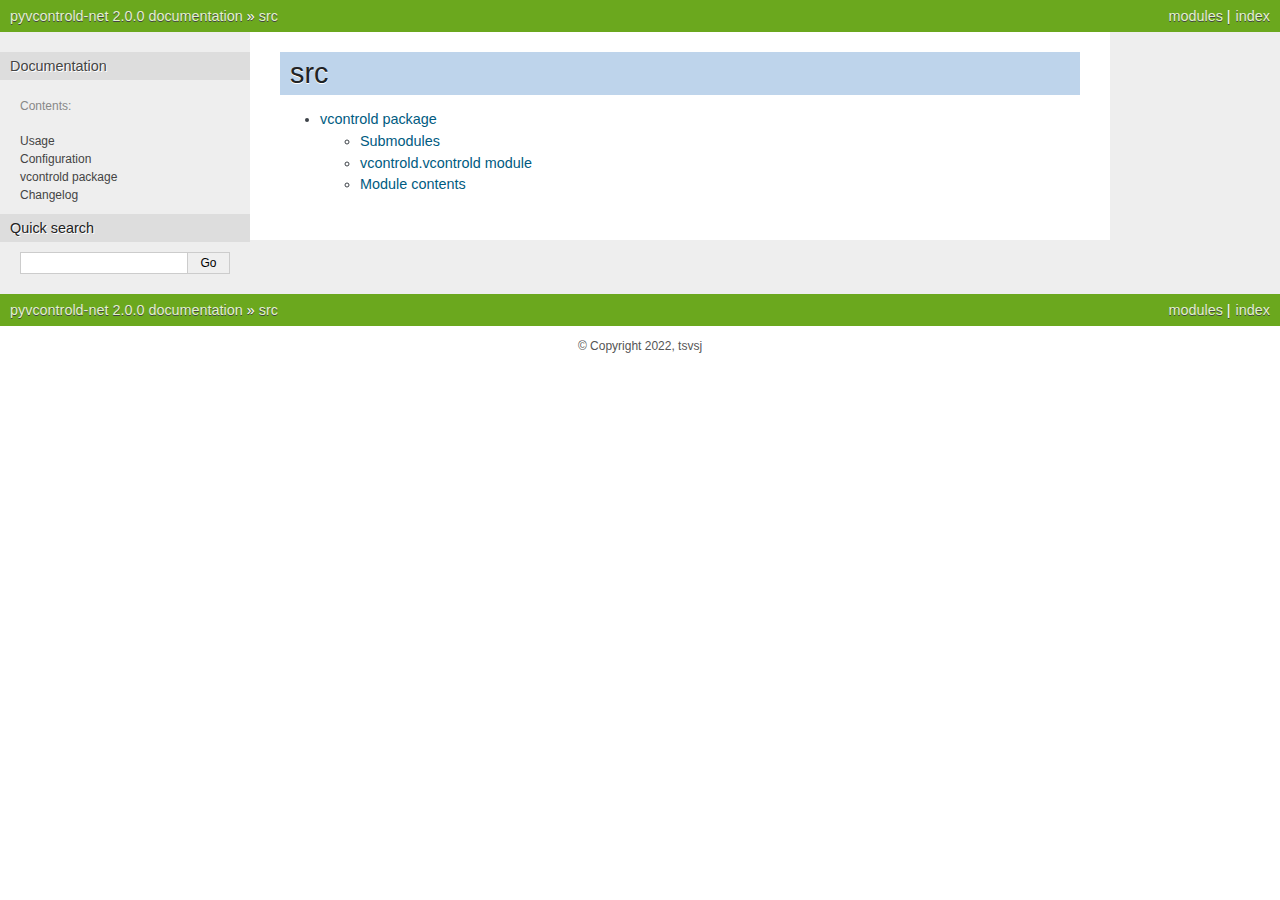
<file: docs/modules.html>
<!DOCTYPE html>

<html lang="en">
  <head>
    <meta charset="utf-8" />
    <meta name="viewport" content="width=device-width, initial-scale=1.0" /><meta name="generator" content="Docutils 0.17.1: http://docutils.sourceforge.net/" />

    <title>src &#8212; pyvcontrold-net 2.0.0 documentation</title>
    <link rel="stylesheet" type="text/css" href="_static/pygments.css" />
    <link rel="stylesheet" type="text/css" href="_static/nature.css" />
    <script data-url_root="./" id="documentation_options" src="_static/documentation_options.js"></script>
    <script src="_static/jquery.js"></script>
    <script src="_static/underscore.js"></script>
    <script src="_static/doctools.js"></script>
    <link rel="index" title="Index" href="genindex.html" />
    <link rel="search" title="Search" href="search.html" /> 
  </head><body>
    <div class="related" role="navigation" aria-label="related navigation">
      <h3>Navigation</h3>
      <ul>
        <li class="right" style="margin-right: 10px">
          <a href="genindex.html" title="General Index"
             accesskey="I">index</a></li>
        <li class="right" >
          <a href="py-modindex.html" title="Python Module Index"
             >modules</a> |</li>
        <li class="nav-item nav-item-0"><a href="index.html">pyvcontrold-net 2.0.0 documentation</a> &#187;</li>
        <li class="nav-item nav-item-this"><a href="">src</a></li> 
      </ul>
    </div>  

    <div class="document">
      <div class="documentwrapper">
        <div class="bodywrapper">
          <div class="body" role="main">
            
  <section id="src">
<h1>src<a class="headerlink" href="#src" title="Permalink to this headline">¶</a></h1>
<div class="toctree-wrapper compound">
<ul>
<li class="toctree-l1"><a class="reference internal" href="vcontrold.html">vcontrold package</a><ul>
<li class="toctree-l2"><a class="reference internal" href="vcontrold.html#submodules">Submodules</a></li>
<li class="toctree-l2"><a class="reference internal" href="vcontrold.html#module-vcontrold.vcontrold">vcontrold.vcontrold module</a></li>
<li class="toctree-l2"><a class="reference internal" href="vcontrold.html#module-vcontrold">Module contents</a></li>
</ul>
</li>
</ul>
</div>
</section>


            <div class="clearer"></div>
          </div>
        </div>
      </div>
      <div class="sphinxsidebar" role="navigation" aria-label="main navigation">
        <div class="sphinxsidebarwrapper">
<h3><a href="index.html">Documentation</a></h3>
<p class="caption" role="heading"><span class="caption-text">Contents:</span></p>
<ul>
<li class="toctree-l1"><a class="reference internal" href="usage.html">Usage</a></li>
<li class="toctree-l1"><a class="reference internal" href="configuration.html">Configuration</a></li>
<li class="toctree-l1"><a class="reference internal" href="vcontrold.html">vcontrold package</a></li>
<li class="toctree-l1"><a class="reference internal" href="changelog.html">Changelog</a></li>
</ul>

<div id="searchbox" style="display: none" role="search">
  <h3 id="searchlabel">Quick search</h3>
    <div class="searchformwrapper">
    <form class="search" action="search.html" method="get">
      <input type="text" name="q" aria-labelledby="searchlabel" autocomplete="off" autocorrect="off" autocapitalize="off" spellcheck="false"/>
      <input type="submit" value="Go" />
    </form>
    </div>
</div>
<script>$('#searchbox').show(0);</script>
        </div>
      </div>
      <div class="clearer"></div>
    </div>
    <div class="related" role="navigation" aria-label="related navigation">
      <h3>Navigation</h3>
      <ul>
        <li class="right" style="margin-right: 10px">
          <a href="genindex.html" title="General Index"
             >index</a></li>
        <li class="right" >
          <a href="py-modindex.html" title="Python Module Index"
             >modules</a> |</li>
        <li class="nav-item nav-item-0"><a href="index.html">pyvcontrold-net 2.0.0 documentation</a> &#187;</li>
        <li class="nav-item nav-item-this"><a href="">src</a></li> 
      </ul>
    </div>
    <div class="footer" role="contentinfo">
        &#169; Copyright 2022, tsvsj
    </div>
  </body>
</html>
</file>
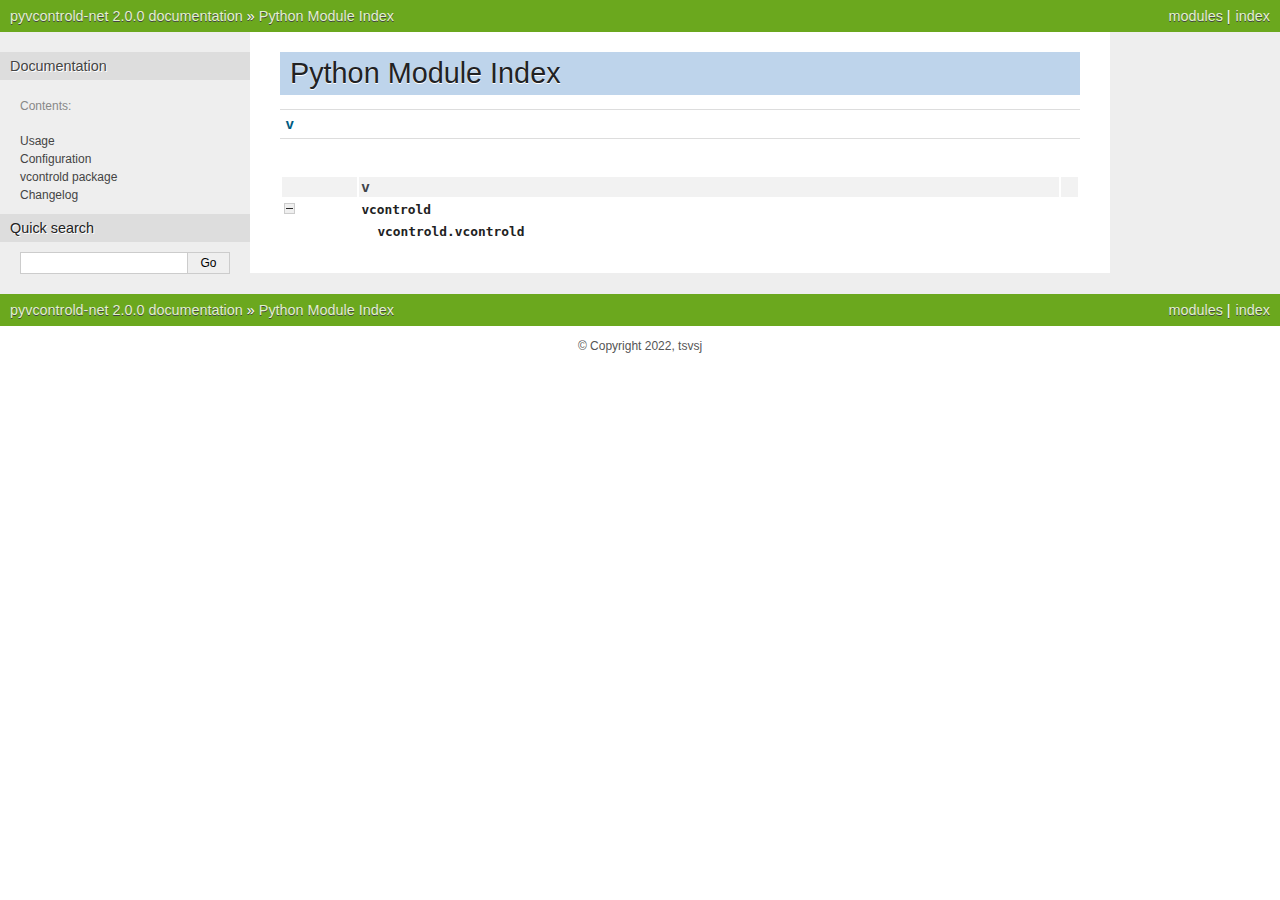
<file: docs/py-modindex.html>
<!DOCTYPE html>

<html lang="en">
  <head>
    <meta charset="utf-8" />
    <meta name="viewport" content="width=device-width, initial-scale=1.0" />
    <title>Python Module Index &#8212; pyvcontrold-net 2.0.0 documentation</title>
    <link rel="stylesheet" type="text/css" href="_static/pygments.css" />
    <link rel="stylesheet" type="text/css" href="_static/nature.css" />
    <script data-url_root="./" id="documentation_options" src="_static/documentation_options.js"></script>
    <script src="_static/jquery.js"></script>
    <script src="_static/underscore.js"></script>
    <script src="_static/doctools.js"></script>
    <link rel="index" title="Index" href="genindex.html" />
    <link rel="search" title="Search" href="search.html" />
 


  </head><body>
    <div class="related" role="navigation" aria-label="related navigation">
      <h3>Navigation</h3>
      <ul>
        <li class="right" style="margin-right: 10px">
          <a href="genindex.html" title="General Index"
             accesskey="I">index</a></li>
        <li class="right" >
          <a href="#" title="Python Module Index"
             >modules</a> |</li>
        <li class="nav-item nav-item-0"><a href="index.html">pyvcontrold-net 2.0.0 documentation</a> &#187;</li>
        <li class="nav-item nav-item-this"><a href="">Python Module Index</a></li> 
      </ul>
    </div>  

    <div class="document">
      <div class="documentwrapper">
        <div class="bodywrapper">
          <div class="body" role="main">
            

   <h1>Python Module Index</h1>

   <div class="modindex-jumpbox">
   <a href="#cap-v"><strong>v</strong></a>
   </div>

   <table class="indextable modindextable">
     <tr class="pcap"><td></td><td>&#160;</td><td></td></tr>
     <tr class="cap" id="cap-v"><td></td><td>
       <strong>v</strong></td><td></td></tr>
     <tr>
       <td><img src="_static/minus.png" class="toggler"
              id="toggle-1" style="display: none" alt="-" /></td>
       <td>
       <a href="vcontrold.html#module-vcontrold"><code class="xref">vcontrold</code></a></td><td>
       <em></em></td></tr>
     <tr class="cg-1">
       <td></td>
       <td>&#160;&#160;&#160;
       <a href="vcontrold.html#module-vcontrold.vcontrold"><code class="xref">vcontrold.vcontrold</code></a></td><td>
       <em></em></td></tr>
   </table>


            <div class="clearer"></div>
          </div>
        </div>
      </div>
      <div class="sphinxsidebar" role="navigation" aria-label="main navigation">
        <div class="sphinxsidebarwrapper">
<h3><a href="index.html">Documentation</a></h3>
<p class="caption" role="heading"><span class="caption-text">Contents:</span></p>
<ul>
<li class="toctree-l1"><a class="reference internal" href="usage.html">Usage</a></li>
<li class="toctree-l1"><a class="reference internal" href="configuration.html">Configuration</a></li>
<li class="toctree-l1"><a class="reference internal" href="vcontrold.html">vcontrold package</a></li>
<li class="toctree-l1"><a class="reference internal" href="changelog.html">Changelog</a></li>
</ul>

<div id="searchbox" style="display: none" role="search">
  <h3 id="searchlabel">Quick search</h3>
    <div class="searchformwrapper">
    <form class="search" action="search.html" method="get">
      <input type="text" name="q" aria-labelledby="searchlabel" autocomplete="off" autocorrect="off" autocapitalize="off" spellcheck="false"/>
      <input type="submit" value="Go" />
    </form>
    </div>
</div>
<script>$('#searchbox').show(0);</script>
        </div>
      </div>
      <div class="clearer"></div>
    </div>
    <div class="related" role="navigation" aria-label="related navigation">
      <h3>Navigation</h3>
      <ul>
        <li class="right" style="margin-right: 10px">
          <a href="genindex.html" title="General Index"
             >index</a></li>
        <li class="right" >
          <a href="#" title="Python Module Index"
             >modules</a> |</li>
        <li class="nav-item nav-item-0"><a href="index.html">pyvcontrold-net 2.0.0 documentation</a> &#187;</li>
        <li class="nav-item nav-item-this"><a href="">Python Module Index</a></li> 
      </ul>
    </div>
    <div class="footer" role="contentinfo">
        &#169; Copyright 2022, tsvsj
    </div>
  </body>
</html>
</file>
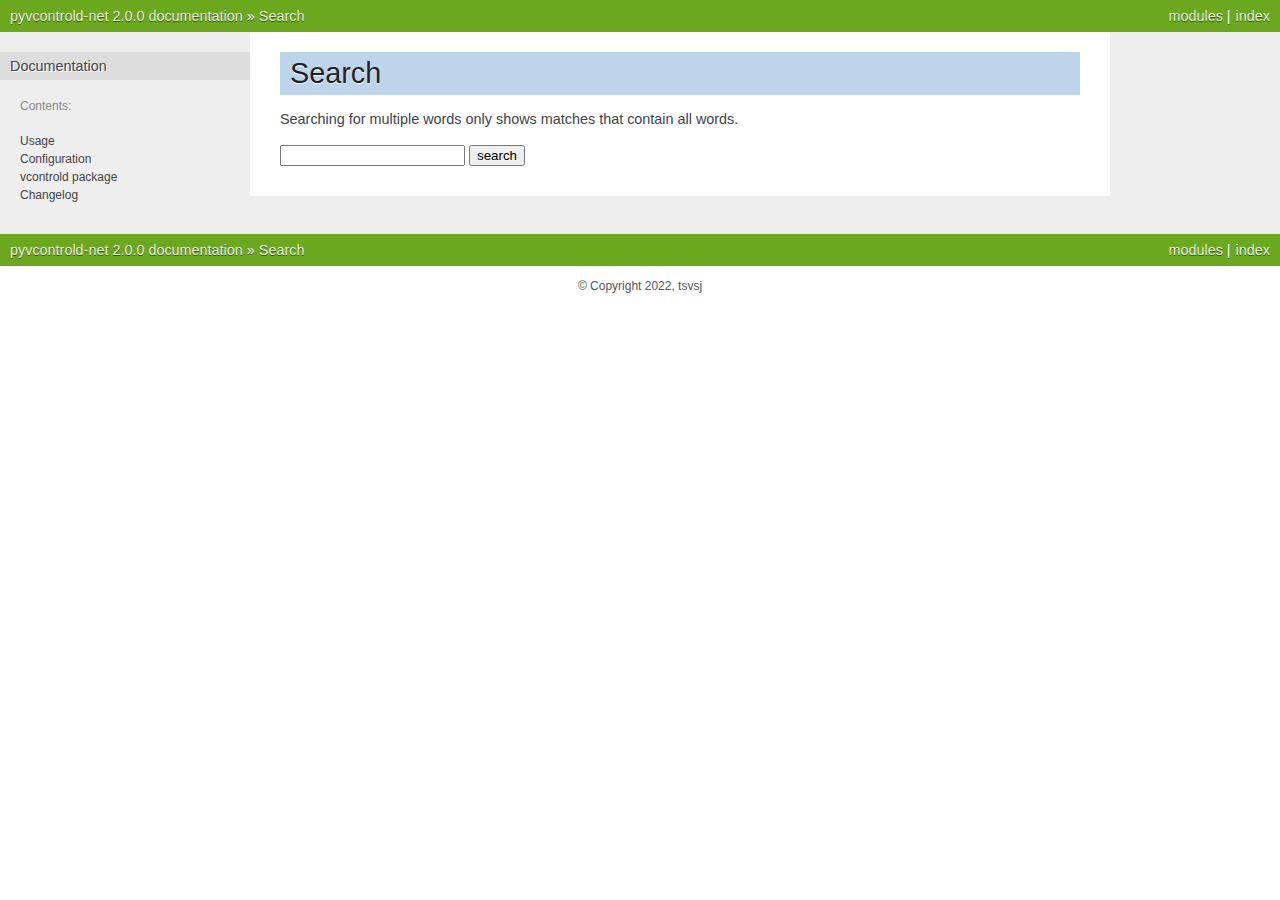
<file: docs/search.html>
<!DOCTYPE html>

<html lang="en">
  <head>
    <meta charset="utf-8" />
    <meta name="viewport" content="width=device-width, initial-scale=1.0" />
    <title>Search &#8212; pyvcontrold-net 2.0.0 documentation</title>
    <link rel="stylesheet" type="text/css" href="_static/pygments.css" />
    <link rel="stylesheet" type="text/css" href="_static/nature.css" />
    
    <script data-url_root="./" id="documentation_options" src="_static/documentation_options.js"></script>
    <script src="_static/jquery.js"></script>
    <script src="_static/underscore.js"></script>
    <script src="_static/doctools.js"></script>
    <script src="_static/searchtools.js"></script>
    <script src="_static/language_data.js"></script>
    <link rel="index" title="Index" href="genindex.html" />
    <link rel="search" title="Search" href="#" />
  <script src="searchindex.js" defer></script>
   

  </head><body>
    <div class="related" role="navigation" aria-label="related navigation">
      <h3>Navigation</h3>
      <ul>
        <li class="right" style="margin-right: 10px">
          <a href="genindex.html" title="General Index"
             accesskey="I">index</a></li>
        <li class="right" >
          <a href="py-modindex.html" title="Python Module Index"
             >modules</a> |</li>
        <li class="nav-item nav-item-0"><a href="index.html">pyvcontrold-net 2.0.0 documentation</a> &#187;</li>
        <li class="nav-item nav-item-this"><a href="">Search</a></li> 
      </ul>
    </div>  

    <div class="document">
      <div class="documentwrapper">
        <div class="bodywrapper">
          <div class="body" role="main">
            
  <h1 id="search-documentation">Search</h1>
  
  <noscript>
  <div class="admonition warning">
  <p>
    Please activate JavaScript to enable the search
    functionality.
  </p>
  </div>
  </noscript>
  
  
  <p>
    Searching for multiple words only shows matches that contain
    all words.
  </p>
  
  
  <form action="" method="get">
    <input type="text" name="q" aria-labelledby="search-documentation" value="" autocomplete="off" autocorrect="off" autocapitalize="off" spellcheck="false"/>
    <input type="submit" value="search" />
    <span id="search-progress" style="padding-left: 10px"></span>
  </form>
  
  
  
  <div id="search-results">
  
  </div>
  

            <div class="clearer"></div>
          </div>
        </div>
      </div>
      <div class="sphinxsidebar" role="navigation" aria-label="main navigation">
        <div class="sphinxsidebarwrapper">
<h3><a href="index.html">Documentation</a></h3>
<p class="caption" role="heading"><span class="caption-text">Contents:</span></p>
<ul>
<li class="toctree-l1"><a class="reference internal" href="usage.html">Usage</a></li>
<li class="toctree-l1"><a class="reference internal" href="configuration.html">Configuration</a></li>
<li class="toctree-l1"><a class="reference internal" href="vcontrold.html">vcontrold package</a></li>
<li class="toctree-l1"><a class="reference internal" href="changelog.html">Changelog</a></li>
</ul>

        </div>
      </div>
      <div class="clearer"></div>
    </div>
    <div class="related" role="navigation" aria-label="related navigation">
      <h3>Navigation</h3>
      <ul>
        <li class="right" style="margin-right: 10px">
          <a href="genindex.html" title="General Index"
             >index</a></li>
        <li class="right" >
          <a href="py-modindex.html" title="Python Module Index"
             >modules</a> |</li>
        <li class="nav-item nav-item-0"><a href="index.html">pyvcontrold-net 2.0.0 documentation</a> &#187;</li>
        <li class="nav-item nav-item-this"><a href="">Search</a></li> 
      </ul>
    </div>
    <div class="footer" role="contentinfo">
        &#169; Copyright 2022, tsvsj
    </div>
  </body>
</html>
</file>
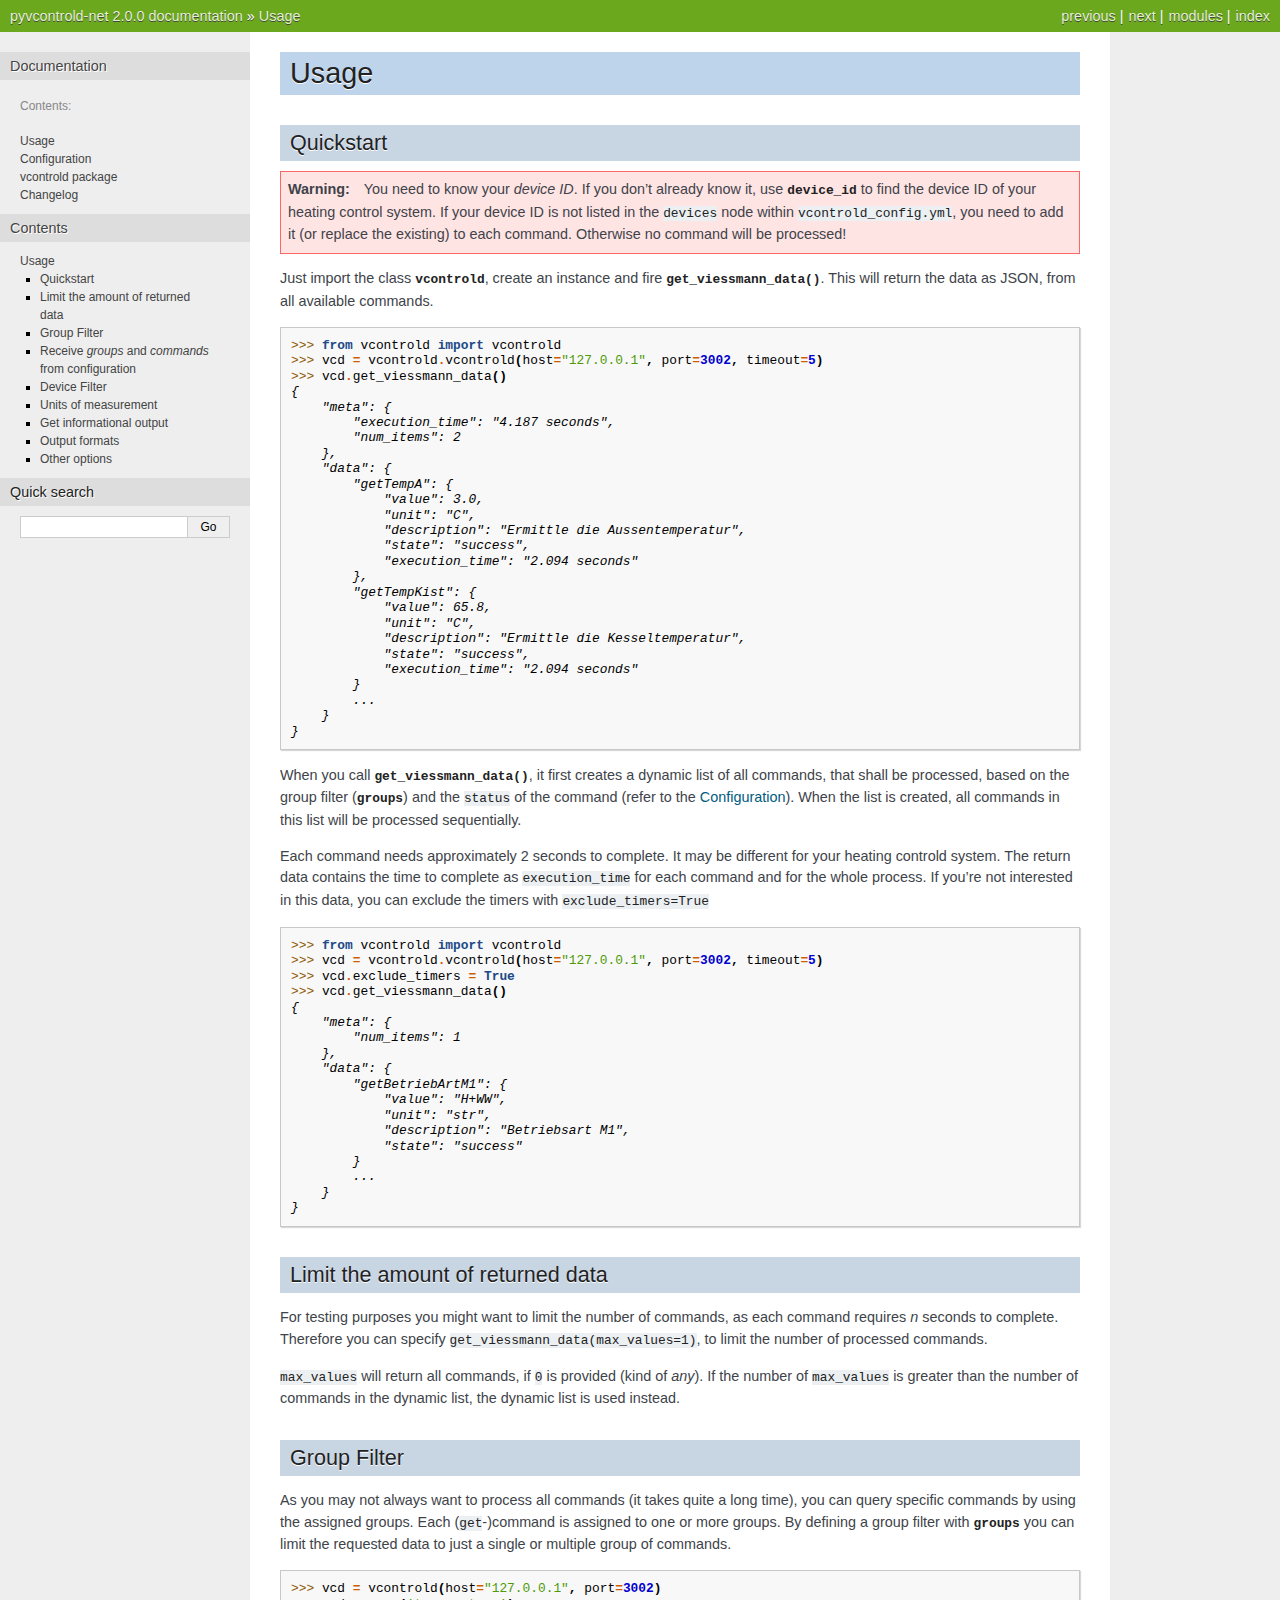
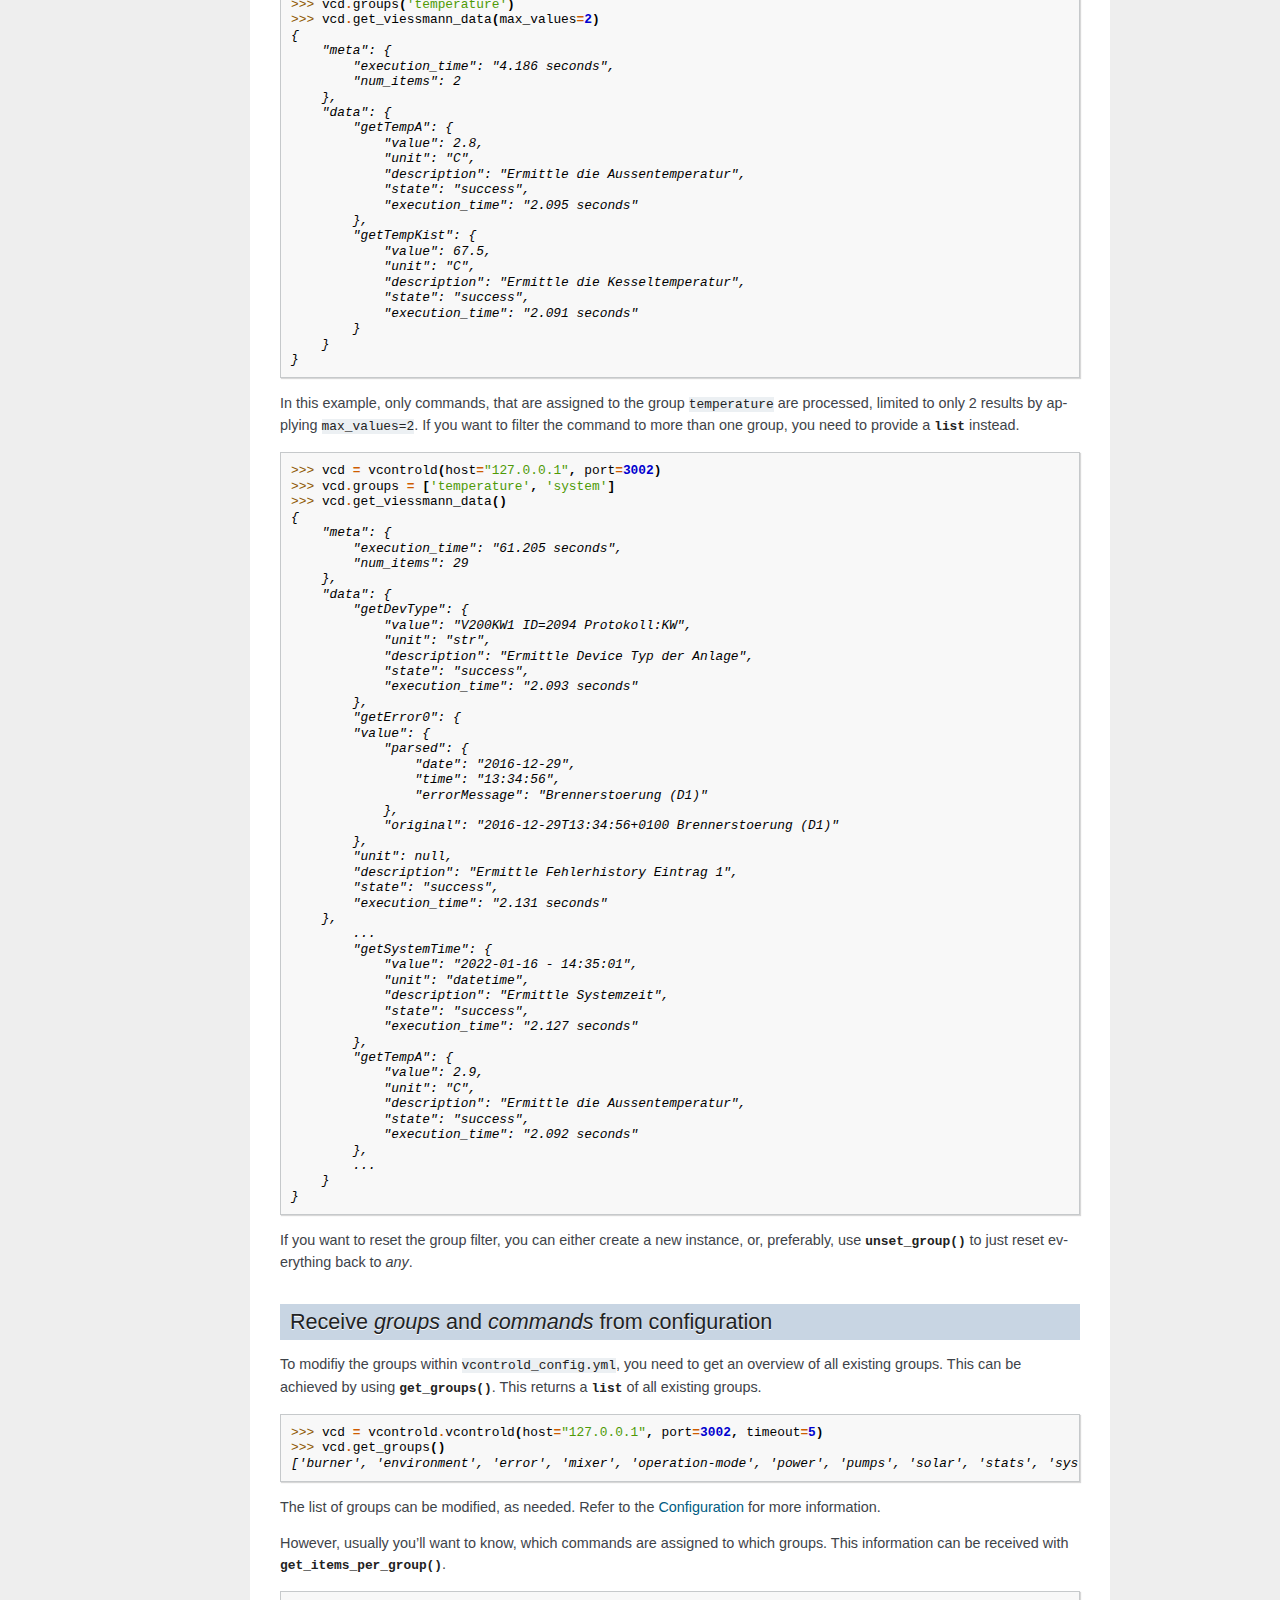
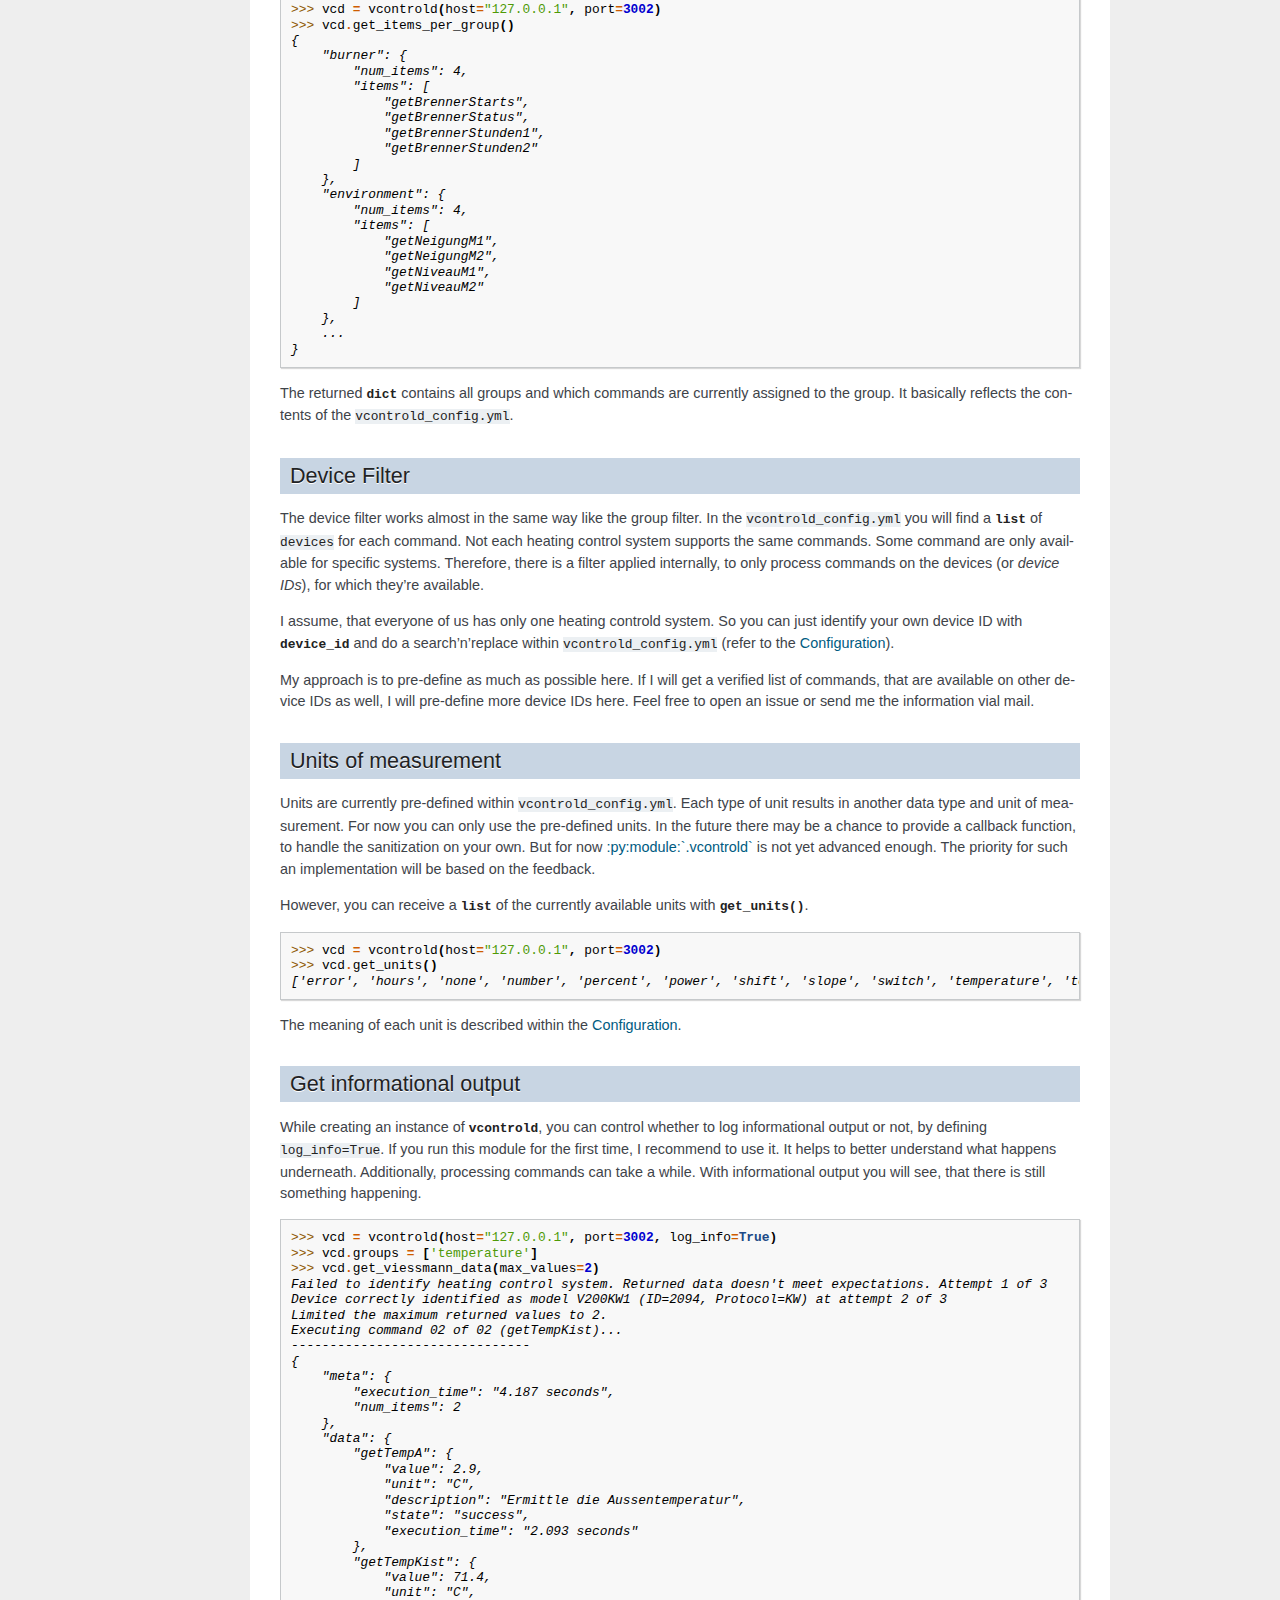
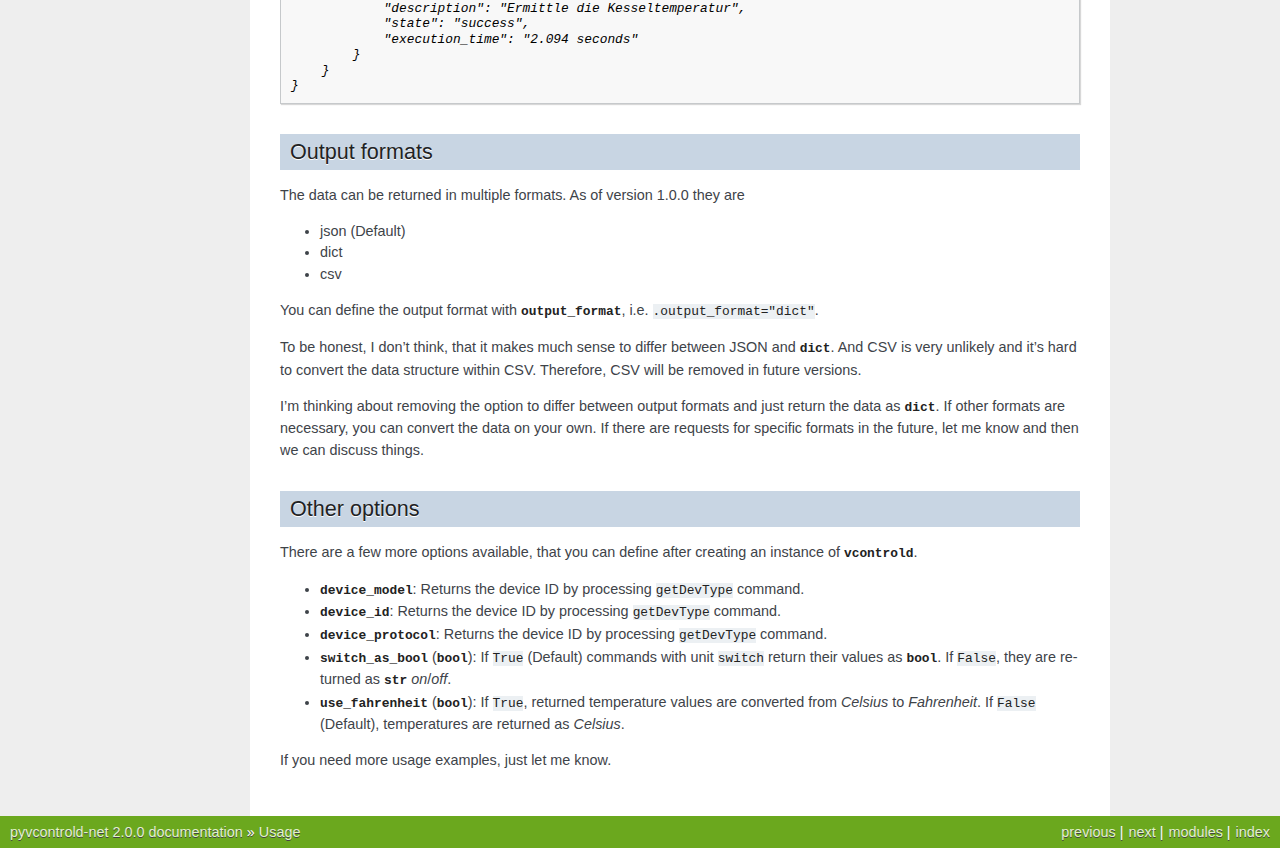
<file: docs/usage.html>
<!DOCTYPE html>

<html lang="en">
  <head>
    <meta charset="utf-8" />
    <meta name="viewport" content="width=device-width, initial-scale=1.0" /><meta name="generator" content="Docutils 0.17.1: http://docutils.sourceforge.net/" />

    <title>Usage &#8212; pyvcontrold-net 2.0.0 documentation</title>
    <link rel="stylesheet" type="text/css" href="_static/pygments.css" />
    <link rel="stylesheet" type="text/css" href="_static/nature.css" />
    <script data-url_root="./" id="documentation_options" src="_static/documentation_options.js"></script>
    <script src="_static/jquery.js"></script>
    <script src="_static/underscore.js"></script>
    <script src="_static/doctools.js"></script>
    <link rel="index" title="Index" href="genindex.html" />
    <link rel="search" title="Search" href="search.html" />
    <link rel="next" title="Configuration" href="configuration.html" />
    <link rel="prev" title="pyvcontrold-net" href="index.html" /> 
  </head><body>
    <div class="related" role="navigation" aria-label="related navigation">
      <h3>Navigation</h3>
      <ul>
        <li class="right" style="margin-right: 10px">
          <a href="genindex.html" title="General Index"
             accesskey="I">index</a></li>
        <li class="right" >
          <a href="py-modindex.html" title="Python Module Index"
             >modules</a> |</li>
        <li class="right" >
          <a href="configuration.html" title="Configuration"
             accesskey="N">next</a> |</li>
        <li class="right" >
          <a href="index.html" title="pyvcontrold-net"
             accesskey="P">previous</a> |</li>
        <li class="nav-item nav-item-0"><a href="index.html">pyvcontrold-net 2.0.0 documentation</a> &#187;</li>
        <li class="nav-item nav-item-this"><a href="">Usage</a></li> 
      </ul>
    </div>  

    <div class="document">
      <div class="documentwrapper">
        <div class="bodywrapper">
          <div class="body" role="main">
            
  <section id="usage">
<h1>Usage<a class="headerlink" href="#usage" title="Permalink to this headline">¶</a></h1>
<section id="quickstart">
<h2>Quickstart<a class="headerlink" href="#quickstart" title="Permalink to this headline">¶</a></h2>
<div class="admonition warning">
<p class="admonition-title">Warning</p>
<p>You need to know your <em>device ID</em>. If you don’t already know it, use <a class="reference internal" href="vcontrold.html#vcontrold.vcontrold.vcontrold.device_id" title="vcontrold.vcontrold.vcontrold.device_id"><code class="xref py py-attr docutils literal notranslate"><span class="pre">device_id</span></code></a> to find the device ID of your heating control system. If your device ID is not listed in the <code class="docutils literal notranslate"><span class="pre">devices</span></code> node within <code class="docutils literal notranslate"><span class="pre">vcontrold_config.yml</span></code>, you need to add it (or replace the existing) to each command. Otherwise no command will be processed!</p>
</div>
<p>Just import the class <a class="reference internal" href="vcontrold.html#vcontrold.vcontrold.vcontrold" title="vcontrold.vcontrold.vcontrold"><code class="xref py py-class docutils literal notranslate"><span class="pre">vcontrold</span></code></a>, create an instance and fire <a class="reference internal" href="vcontrold.html#vcontrold.vcontrold.vcontrold.get_viessmann_data" title="vcontrold.vcontrold.vcontrold.get_viessmann_data"><code class="xref py py-meth docutils literal notranslate"><span class="pre">get_viessmann_data()</span></code></a>. This will return the data as JSON, from all available commands.</p>
<div class="highlight-python notranslate"><div class="highlight"><pre><span></span><span class="gp">&gt;&gt;&gt; </span><span class="kn">from</span> <span class="nn">vcontrold</span> <span class="kn">import</span> <span class="n">vcontrold</span>
<span class="gp">&gt;&gt;&gt; </span><span class="n">vcd</span> <span class="o">=</span> <span class="n">vcontrold</span><span class="o">.</span><span class="n">vcontrold</span><span class="p">(</span><span class="n">host</span><span class="o">=</span><span class="s2">&quot;127.0.0.1&quot;</span><span class="p">,</span> <span class="n">port</span><span class="o">=</span><span class="mi">3002</span><span class="p">,</span> <span class="n">timeout</span><span class="o">=</span><span class="mi">5</span><span class="p">)</span>
<span class="gp">&gt;&gt;&gt; </span><span class="n">vcd</span><span class="o">.</span><span class="n">get_viessmann_data</span><span class="p">()</span>
<span class="go">{</span>
<span class="go">    &quot;meta&quot;: {</span>
<span class="go">        &quot;execution_time&quot;: &quot;4.187 seconds&quot;,</span>
<span class="go">        &quot;num_items&quot;: 2</span>
<span class="go">    },</span>
<span class="go">    &quot;data&quot;: {</span>
<span class="go">        &quot;getTempA&quot;: {</span>
<span class="go">            &quot;value&quot;: 3.0,</span>
<span class="go">            &quot;unit&quot;: &quot;C&quot;,</span>
<span class="go">            &quot;description&quot;: &quot;Ermittle die Aussentemperatur&quot;,</span>
<span class="go">            &quot;state&quot;: &quot;success&quot;,</span>
<span class="go">            &quot;execution_time&quot;: &quot;2.094 seconds&quot;</span>
<span class="go">        },</span>
<span class="go">        &quot;getTempKist&quot;: {</span>
<span class="go">            &quot;value&quot;: 65.8,</span>
<span class="go">            &quot;unit&quot;: &quot;C&quot;,</span>
<span class="go">            &quot;description&quot;: &quot;Ermittle die Kesseltemperatur&quot;,</span>
<span class="go">            &quot;state&quot;: &quot;success&quot;,</span>
<span class="go">            &quot;execution_time&quot;: &quot;2.094 seconds&quot;</span>
<span class="go">        }</span>
<span class="go">        ...</span>
<span class="go">    }</span>
<span class="go">}</span>
</pre></div>
</div>
<p>When you call <a class="reference internal" href="vcontrold.html#vcontrold.vcontrold.vcontrold.get_viessmann_data" title="vcontrold.vcontrold.vcontrold.get_viessmann_data"><code class="xref py py-meth docutils literal notranslate"><span class="pre">get_viessmann_data()</span></code></a>, it first creates a dynamic list of all commands, that shall be processed, based on the group filter (<a class="reference internal" href="vcontrold.html#vcontrold.vcontrold.vcontrold.groups" title="vcontrold.vcontrold.vcontrold.groups"><code class="xref py py-attr docutils literal notranslate"><span class="pre">groups</span></code></a>) and the <code class="docutils literal notranslate"><span class="pre">status</span></code> of the command (refer to the <a class="reference internal" href="configuration.html"><span class="doc">Configuration</span></a>). When the list is created, all commands in this list will be processed sequentially.</p>
<p>Each command needs approximately 2 seconds to complete. It may be different for your heating controld system. The return data contains the time to complete as <code class="docutils literal notranslate"><span class="pre">execution_time</span></code> for each command and for the whole process. If you’re not interested in this data, you can exclude the timers with <code class="docutils literal notranslate"><span class="pre">exclude_timers=True</span></code></p>
<div class="highlight-python notranslate"><div class="highlight"><pre><span></span><span class="gp">&gt;&gt;&gt; </span><span class="kn">from</span> <span class="nn">vcontrold</span> <span class="kn">import</span> <span class="n">vcontrold</span>
<span class="gp">&gt;&gt;&gt; </span><span class="n">vcd</span> <span class="o">=</span> <span class="n">vcontrold</span><span class="o">.</span><span class="n">vcontrold</span><span class="p">(</span><span class="n">host</span><span class="o">=</span><span class="s2">&quot;127.0.0.1&quot;</span><span class="p">,</span> <span class="n">port</span><span class="o">=</span><span class="mi">3002</span><span class="p">,</span> <span class="n">timeout</span><span class="o">=</span><span class="mi">5</span><span class="p">)</span>
<span class="gp">&gt;&gt;&gt; </span><span class="n">vcd</span><span class="o">.</span><span class="n">exclude_timers</span> <span class="o">=</span> <span class="kc">True</span>
<span class="gp">&gt;&gt;&gt; </span><span class="n">vcd</span><span class="o">.</span><span class="n">get_viessmann_data</span><span class="p">()</span>
<span class="go">{</span>
<span class="go">    &quot;meta&quot;: {</span>
<span class="go">        &quot;num_items&quot;: 1</span>
<span class="go">    },</span>
<span class="go">    &quot;data&quot;: {</span>
<span class="go">        &quot;getBetriebArtM1&quot;: {</span>
<span class="go">            &quot;value&quot;: &quot;H+WW&quot;,</span>
<span class="go">            &quot;unit&quot;: &quot;str&quot;,</span>
<span class="go">            &quot;description&quot;: &quot;Betriebsart M1&quot;,</span>
<span class="go">            &quot;state&quot;: &quot;success&quot;</span>
<span class="go">        }</span>
<span class="go">        ...</span>
<span class="go">    }</span>
<span class="go">}</span>
</pre></div>
</div>
</section>
<section id="limit-the-amount-of-returned-data">
<h2>Limit the amount of returned data<a class="headerlink" href="#limit-the-amount-of-returned-data" title="Permalink to this headline">¶</a></h2>
<p>For testing purposes you might want to limit the number of commands, as each command requires <em>n</em> seconds to complete. Therefore you can specify <code class="docutils literal notranslate"><span class="pre">get_viessmann_data(max_values=1)</span></code>, to limit the number of processed commands.</p>
<p><code class="docutils literal notranslate"><span class="pre">max_values</span></code> will return all commands, if <code class="docutils literal notranslate"><span class="pre">0</span></code> is provided (kind of <em>any</em>). If the number of <code class="docutils literal notranslate"><span class="pre">max_values</span></code> is greater than the number of commands in the dynamic list, the dynamic list is used instead.</p>
</section>
<section id="group-filter">
<h2>Group Filter<a class="headerlink" href="#group-filter" title="Permalink to this headline">¶</a></h2>
<p>As you may not always want to process all commands (it takes quite a long time), you can query specific commands by using the assigned groups. Each (<code class="docutils literal notranslate"><span class="pre">get</span></code>-)command is assigned to one or more groups. By defining a group filter with <a class="reference internal" href="vcontrold.html#vcontrold.vcontrold.vcontrold.groups" title="vcontrold.vcontrold.vcontrold.groups"><code class="xref py py-attr docutils literal notranslate"><span class="pre">groups</span></code></a> you can limit the requested data to just a single or multiple group of commands.</p>
<div class="highlight-python notranslate"><div class="highlight"><pre><span></span><span class="gp">&gt;&gt;&gt; </span><span class="n">vcd</span> <span class="o">=</span> <span class="n">vcontrold</span><span class="p">(</span><span class="n">host</span><span class="o">=</span><span class="s2">&quot;127.0.0.1&quot;</span><span class="p">,</span> <span class="n">port</span><span class="o">=</span><span class="mi">3002</span><span class="p">)</span>
<span class="gp">&gt;&gt;&gt; </span><span class="n">vcd</span><span class="o">.</span><span class="n">groups</span><span class="p">(</span><span class="s1">&#39;temperature&#39;</span><span class="p">)</span>
<span class="gp">&gt;&gt;&gt; </span><span class="n">vcd</span><span class="o">.</span><span class="n">get_viessmann_data</span><span class="p">(</span><span class="n">max_values</span><span class="o">=</span><span class="mi">2</span><span class="p">)</span>
<span class="go">{</span>
<span class="go">    &quot;meta&quot;: {</span>
<span class="go">        &quot;execution_time&quot;: &quot;4.186 seconds&quot;,</span>
<span class="go">        &quot;num_items&quot;: 2</span>
<span class="go">    },</span>
<span class="go">    &quot;data&quot;: {</span>
<span class="go">        &quot;getTempA&quot;: {</span>
<span class="go">            &quot;value&quot;: 2.8,</span>
<span class="go">            &quot;unit&quot;: &quot;C&quot;,</span>
<span class="go">            &quot;description&quot;: &quot;Ermittle die Aussentemperatur&quot;,</span>
<span class="go">            &quot;state&quot;: &quot;success&quot;,</span>
<span class="go">            &quot;execution_time&quot;: &quot;2.095 seconds&quot;</span>
<span class="go">        },</span>
<span class="go">        &quot;getTempKist&quot;: {</span>
<span class="go">            &quot;value&quot;: 67.5,</span>
<span class="go">            &quot;unit&quot;: &quot;C&quot;,</span>
<span class="go">            &quot;description&quot;: &quot;Ermittle die Kesseltemperatur&quot;,</span>
<span class="go">            &quot;state&quot;: &quot;success&quot;,</span>
<span class="go">            &quot;execution_time&quot;: &quot;2.091 seconds&quot;</span>
<span class="go">        }</span>
<span class="go">    }</span>
<span class="go">}</span>
</pre></div>
</div>
<p>In this example, only commands, that are assigned to the group <code class="docutils literal notranslate"><span class="pre">temperature</span></code> are processed, limited to only 2 results by applying <code class="docutils literal notranslate"><span class="pre">max_values=2</span></code>. If you want to filter the command to more than one group, you need to provide a <code class="xref py py-obj docutils literal notranslate"><span class="pre">list</span></code> instead.</p>
<div class="highlight-python notranslate"><div class="highlight"><pre><span></span><span class="gp">&gt;&gt;&gt; </span><span class="n">vcd</span> <span class="o">=</span> <span class="n">vcontrold</span><span class="p">(</span><span class="n">host</span><span class="o">=</span><span class="s2">&quot;127.0.0.1&quot;</span><span class="p">,</span> <span class="n">port</span><span class="o">=</span><span class="mi">3002</span><span class="p">)</span>
<span class="gp">&gt;&gt;&gt; </span><span class="n">vcd</span><span class="o">.</span><span class="n">groups</span> <span class="o">=</span> <span class="p">[</span><span class="s1">&#39;temperature&#39;</span><span class="p">,</span> <span class="s1">&#39;system&#39;</span><span class="p">]</span>
<span class="gp">&gt;&gt;&gt; </span><span class="n">vcd</span><span class="o">.</span><span class="n">get_viessmann_data</span><span class="p">()</span>
<span class="go">{</span>
<span class="go">    &quot;meta&quot;: {</span>
<span class="go">        &quot;execution_time&quot;: &quot;61.205 seconds&quot;,</span>
<span class="go">        &quot;num_items&quot;: 29</span>
<span class="go">    },</span>
<span class="go">    &quot;data&quot;: {</span>
<span class="go">        &quot;getDevType&quot;: {</span>
<span class="go">            &quot;value&quot;: &quot;V200KW1 ID=2094 Protokoll:KW&quot;,</span>
<span class="go">            &quot;unit&quot;: &quot;str&quot;,</span>
<span class="go">            &quot;description&quot;: &quot;Ermittle Device Typ der Anlage&quot;,</span>
<span class="go">            &quot;state&quot;: &quot;success&quot;,</span>
<span class="go">            &quot;execution_time&quot;: &quot;2.093 seconds&quot;</span>
<span class="go">        },</span>
<span class="go">        &quot;getError0&quot;: {</span>
<span class="go">        &quot;value&quot;: {</span>
<span class="go">            &quot;parsed&quot;: {</span>
<span class="go">                &quot;date&quot;: &quot;2016-12-29&quot;,</span>
<span class="go">                &quot;time&quot;: &quot;13:34:56&quot;,</span>
<span class="go">                &quot;errorMessage&quot;: &quot;Brennerstoerung (D1)&quot;</span>
<span class="go">            },</span>
<span class="go">            &quot;original&quot;: &quot;2016-12-29T13:34:56+0100 Brennerstoerung (D1)&quot;</span>
<span class="go">        },</span>
<span class="go">        &quot;unit&quot;: null,</span>
<span class="go">        &quot;description&quot;: &quot;Ermittle Fehlerhistory Eintrag 1&quot;,</span>
<span class="go">        &quot;state&quot;: &quot;success&quot;,</span>
<span class="go">        &quot;execution_time&quot;: &quot;2.131 seconds&quot;</span>
<span class="go">    },</span>
<span class="go">        ...</span>
<span class="go">        &quot;getSystemTime&quot;: {</span>
<span class="go">            &quot;value&quot;: &quot;2022-01-16 - 14:35:01&quot;,</span>
<span class="go">            &quot;unit&quot;: &quot;datetime&quot;,</span>
<span class="go">            &quot;description&quot;: &quot;Ermittle Systemzeit&quot;,</span>
<span class="go">            &quot;state&quot;: &quot;success&quot;,</span>
<span class="go">            &quot;execution_time&quot;: &quot;2.127 seconds&quot;</span>
<span class="go">        },</span>
<span class="go">        &quot;getTempA&quot;: {</span>
<span class="go">            &quot;value&quot;: 2.9,</span>
<span class="go">            &quot;unit&quot;: &quot;C&quot;,</span>
<span class="go">            &quot;description&quot;: &quot;Ermittle die Aussentemperatur&quot;,</span>
<span class="go">            &quot;state&quot;: &quot;success&quot;,</span>
<span class="go">            &quot;execution_time&quot;: &quot;2.092 seconds&quot;</span>
<span class="go">        },</span>
<span class="go">        ...</span>
<span class="go">    }</span>
<span class="go">}</span>
</pre></div>
</div>
<p>If you want to reset the group filter, you can either create a new instance, or, preferably, use <a class="reference internal" href="vcontrold.html#vcontrold.vcontrold.vcontrold.unset_group" title="vcontrold.vcontrold.vcontrold.unset_group"><code class="xref py py-meth docutils literal notranslate"><span class="pre">unset_group()</span></code></a> to just reset everything back to <em>any</em>.</p>
</section>
<section id="receive-groups-and-commands-from-configuration">
<h2>Receive <em>groups</em> and <em>commands</em> from configuration<a class="headerlink" href="#receive-groups-and-commands-from-configuration" title="Permalink to this headline">¶</a></h2>
<p>To modifiy the groups within <code class="docutils literal notranslate"><span class="pre">vcontrold_config.yml</span></code>, you need to get an overview of all existing groups. This can be achieved by using <a class="reference internal" href="vcontrold.html#vcontrold.vcontrold.vcontrold.get_groups" title="vcontrold.vcontrold.vcontrold.get_groups"><code class="xref py py-meth docutils literal notranslate"><span class="pre">get_groups()</span></code></a>. This returns a <code class="xref py py-obj docutils literal notranslate"><span class="pre">list</span></code> of all existing groups.</p>
<div class="highlight-python notranslate"><div class="highlight"><pre><span></span><span class="gp">&gt;&gt;&gt; </span><span class="n">vcd</span> <span class="o">=</span> <span class="n">vcontrold</span><span class="o">.</span><span class="n">vcontrold</span><span class="p">(</span><span class="n">host</span><span class="o">=</span><span class="s2">&quot;127.0.0.1&quot;</span><span class="p">,</span> <span class="n">port</span><span class="o">=</span><span class="mi">3002</span><span class="p">,</span> <span class="n">timeout</span><span class="o">=</span><span class="mi">5</span><span class="p">)</span>
<span class="gp">&gt;&gt;&gt; </span><span class="n">vcd</span><span class="o">.</span><span class="n">get_groups</span><span class="p">()</span>
<span class="go">[&#39;burner&#39;, &#39;environment&#39;, &#39;error&#39;, &#39;mixer&#39;, &#39;operation-mode&#39;, &#39;power&#39;, &#39;pumps&#39;, &#39;solar&#39;, &#39;stats&#39;, &#39;system&#39;, &#39;temperature&#39;, &#39;timer&#39;]</span>
</pre></div>
</div>
<p>The list of groups can be modified, as needed. Refer to the <a class="reference internal" href="configuration.html"><span class="doc">Configuration</span></a> for more information.</p>
<p>However, usually you’ll want to know, which commands are assigned to which groups. This information can be received with <a class="reference internal" href="vcontrold.html#vcontrold.vcontrold.vcontrold.get_items_per_group" title="vcontrold.vcontrold.vcontrold.get_items_per_group"><code class="xref py py-meth docutils literal notranslate"><span class="pre">get_items_per_group()</span></code></a>.</p>
<div class="highlight-python notranslate"><div class="highlight"><pre><span></span><span class="gp">&gt;&gt;&gt; </span><span class="n">vcd</span> <span class="o">=</span> <span class="n">vcontrold</span><span class="p">(</span><span class="n">host</span><span class="o">=</span><span class="s2">&quot;127.0.0.1&quot;</span><span class="p">,</span> <span class="n">port</span><span class="o">=</span><span class="mi">3002</span><span class="p">)</span>
<span class="gp">&gt;&gt;&gt; </span><span class="n">vcd</span><span class="o">.</span><span class="n">get_items_per_group</span><span class="p">()</span>
<span class="go">{</span>
<span class="go">    &quot;burner&quot;: {</span>
<span class="go">        &quot;num_items&quot;: 4,</span>
<span class="go">        &quot;items&quot;: [</span>
<span class="go">            &quot;getBrennerStarts&quot;,</span>
<span class="go">            &quot;getBrennerStatus&quot;,</span>
<span class="go">            &quot;getBrennerStunden1&quot;,</span>
<span class="go">            &quot;getBrennerStunden2&quot;</span>
<span class="go">        ]</span>
<span class="go">    },</span>
<span class="go">    &quot;environment&quot;: {</span>
<span class="go">        &quot;num_items&quot;: 4,</span>
<span class="go">        &quot;items&quot;: [</span>
<span class="go">            &quot;getNeigungM1&quot;,</span>
<span class="go">            &quot;getNeigungM2&quot;,</span>
<span class="go">            &quot;getNiveauM1&quot;,</span>
<span class="go">            &quot;getNiveauM2&quot;</span>
<span class="go">        ]</span>
<span class="go">    },</span>
<span class="go">    ...</span>
<span class="go">}</span>
</pre></div>
</div>
<p>The returned <code class="xref py py-obj docutils literal notranslate"><span class="pre">dict</span></code> contains all groups and which commands are currently assigned to the group. It basically reflects the contents of the <code class="docutils literal notranslate"><span class="pre">vcontrold_config.yml</span></code>.</p>
</section>
<section id="device-filter">
<h2>Device Filter<a class="headerlink" href="#device-filter" title="Permalink to this headline">¶</a></h2>
<p>The device filter works almost in the same way like the group filter. In the <code class="docutils literal notranslate"><span class="pre">vcontrold_config.yml</span></code> you will find a <code class="xref py py-obj docutils literal notranslate"><span class="pre">list</span></code> of <code class="docutils literal notranslate"><span class="pre">devices</span></code> for each command. Not each heating control system supports the same commands. Some command are only available for specific systems. Therefore, there is a filter applied internally, to only process commands on the devices (or <em>device IDs</em>), for which they’re available.</p>
<p>I assume, that everyone of us has only one heating controld system. So you can just identify your own device ID with <a class="reference internal" href="vcontrold.html#vcontrold.vcontrold.vcontrold.device_id" title="vcontrold.vcontrold.vcontrold.device_id"><code class="xref py py-attr docutils literal notranslate"><span class="pre">device_id</span></code></a> and do a search’n’replace within <code class="docutils literal notranslate"><span class="pre">vcontrold_config.yml</span></code> (refer to the <a class="reference internal" href="configuration.html"><span class="doc">Configuration</span></a>).</p>
<p>My approach is to pre-define as much as possible here. If I will get a verified list of commands, that are available on other device IDs as well, I will pre-define more device IDs here. Feel free to open an issue or send me the information vial mail.</p>
</section>
<section id="units-of-measurement">
<h2>Units of measurement<a class="headerlink" href="#units-of-measurement" title="Permalink to this headline">¶</a></h2>
<p>Units are currently pre-defined within <code class="docutils literal notranslate"><span class="pre">vcontrold_config.yml</span></code>. Each type of unit results in another data type and unit of measurement. For now you can only use the pre-defined units. In the future there may be a chance to provide a callback function, to handle the sanitization on your own. But for now <a href="#id1"><span class="problematic" id="id2">:py:module:`.vcontrold`</span></a> is not yet advanced enough. The priority for such an implementation will be based on the feedback.</p>
<p>However, you can receive a <code class="xref py py-obj docutils literal notranslate"><span class="pre">list</span></code> of the currently available units with <a class="reference internal" href="vcontrold.html#vcontrold.vcontrold.vcontrold.get_units" title="vcontrold.vcontrold.vcontrold.get_units"><code class="xref py py-meth docutils literal notranslate"><span class="pre">get_units()</span></code></a>.</p>
<div class="highlight-python notranslate"><div class="highlight"><pre><span></span><span class="gp">&gt;&gt;&gt; </span><span class="n">vcd</span> <span class="o">=</span> <span class="n">vcontrold</span><span class="p">(</span><span class="n">host</span><span class="o">=</span><span class="s2">&quot;127.0.0.1&quot;</span><span class="p">,</span> <span class="n">port</span><span class="o">=</span><span class="mi">3002</span><span class="p">)</span>
<span class="gp">&gt;&gt;&gt; </span><span class="n">vcd</span><span class="o">.</span><span class="n">get_units</span><span class="p">()</span>
<span class="go">[&#39;error&#39;, &#39;hours&#39;, &#39;none&#39;, &#39;number&#39;, &#39;percent&#39;, &#39;power&#39;, &#39;shift&#39;, &#39;slope&#39;, &#39;switch&#39;, &#39;temperature&#39;, &#39;text&#39;, &#39;time&#39;, &#39;timer&#39;]</span>
</pre></div>
</div>
<p>The meaning of each unit is described within the <a class="reference internal" href="configuration.html"><span class="doc">Configuration</span></a>.</p>
</section>
<section id="get-informational-output">
<h2>Get informational output<a class="headerlink" href="#get-informational-output" title="Permalink to this headline">¶</a></h2>
<p>While creating an instance of <a class="reference internal" href="vcontrold.html#vcontrold.vcontrold.vcontrold" title="vcontrold.vcontrold.vcontrold"><code class="xref py py-class docutils literal notranslate"><span class="pre">vcontrold</span></code></a>, you can control whether to log informational output or not, by defining <code class="docutils literal notranslate"><span class="pre">log_info=True</span></code>. If you run this module for the first time, I recommend to use it. It helps to better understand what happens underneath. Additionally, processing commands can take a while. With informational output you will see, that there is still something happening.</p>
<div class="highlight-python notranslate"><div class="highlight"><pre><span></span><span class="gp">&gt;&gt;&gt; </span><span class="n">vcd</span> <span class="o">=</span> <span class="n">vcontrold</span><span class="p">(</span><span class="n">host</span><span class="o">=</span><span class="s2">&quot;127.0.0.1&quot;</span><span class="p">,</span> <span class="n">port</span><span class="o">=</span><span class="mi">3002</span><span class="p">,</span> <span class="n">log_info</span><span class="o">=</span><span class="kc">True</span><span class="p">)</span>
<span class="gp">&gt;&gt;&gt; </span><span class="n">vcd</span><span class="o">.</span><span class="n">groups</span> <span class="o">=</span> <span class="p">[</span><span class="s1">&#39;temperature&#39;</span><span class="p">]</span>
<span class="gp">&gt;&gt;&gt; </span><span class="n">vcd</span><span class="o">.</span><span class="n">get_viessmann_data</span><span class="p">(</span><span class="n">max_values</span><span class="o">=</span><span class="mi">2</span><span class="p">)</span>
<span class="go">Failed to identify heating control system. Returned data doesn&#39;t meet expectations. Attempt 1 of 3</span>
<span class="go">Device correctly identified as model V200KW1 (ID=2094, Protocol=KW) at attempt 2 of 3</span>
<span class="go">Limited the maximum returned values to 2.</span>
<span class="go">Executing command 02 of 02 (getTempKist)...</span>
<span class="go">-------------------------------</span>
<span class="go">{</span>
<span class="go">    &quot;meta&quot;: {</span>
<span class="go">        &quot;execution_time&quot;: &quot;4.187 seconds&quot;,</span>
<span class="go">        &quot;num_items&quot;: 2</span>
<span class="go">    },</span>
<span class="go">    &quot;data&quot;: {</span>
<span class="go">        &quot;getTempA&quot;: {</span>
<span class="go">            &quot;value&quot;: 2.9,</span>
<span class="go">            &quot;unit&quot;: &quot;C&quot;,</span>
<span class="go">            &quot;description&quot;: &quot;Ermittle die Aussentemperatur&quot;,</span>
<span class="go">            &quot;state&quot;: &quot;success&quot;,</span>
<span class="go">            &quot;execution_time&quot;: &quot;2.093 seconds&quot;</span>
<span class="go">        },</span>
<span class="go">        &quot;getTempKist&quot;: {</span>
<span class="go">            &quot;value&quot;: 71.4,</span>
<span class="go">            &quot;unit&quot;: &quot;C&quot;,</span>
<span class="go">            &quot;description&quot;: &quot;Ermittle die Kesseltemperatur&quot;,</span>
<span class="go">            &quot;state&quot;: &quot;success&quot;,</span>
<span class="go">            &quot;execution_time&quot;: &quot;2.094 seconds&quot;</span>
<span class="go">        }</span>
<span class="go">    }</span>
<span class="go">}</span>
</pre></div>
</div>
</section>
<section id="output-formats">
<h2>Output formats<a class="headerlink" href="#output-formats" title="Permalink to this headline">¶</a></h2>
<p>The data can be returned in multiple formats. As of version 1.0.0 they are</p>
<ul class="simple">
<li><p>json (Default)</p></li>
<li><p>dict</p></li>
<li><p>csv</p></li>
</ul>
<p>You can define the output format with <a class="reference internal" href="vcontrold.html#vcontrold.vcontrold.vcontrold.output_format" title="vcontrold.vcontrold.vcontrold.output_format"><code class="xref py py-attr docutils literal notranslate"><span class="pre">output_format</span></code></a>, i.e. <code class="docutils literal notranslate"><span class="pre">.output_format=&quot;dict&quot;</span></code>.</p>
<p>To be honest, I don’t think, that it makes much sense to differ between JSON and <code class="xref py py-obj docutils literal notranslate"><span class="pre">dict</span></code>. And CSV is very unlikely and it’s hard to convert the data structure within CSV. Therefore, CSV will be removed in future versions.</p>
<p>I’m thinking about removing the option to differ between output formats and just return the data as <code class="xref py py-obj docutils literal notranslate"><span class="pre">dict</span></code>. If other formats are necessary, you can convert the data on your own. If there are requests for specific formats in the future, let me know and then we can discuss things.</p>
</section>
<section id="other-options">
<h2>Other options<a class="headerlink" href="#other-options" title="Permalink to this headline">¶</a></h2>
<p>There are a few more options available, that you can define after creating an instance of <a class="reference internal" href="vcontrold.html#vcontrold.vcontrold.vcontrold" title="vcontrold.vcontrold.vcontrold"><code class="xref py py-class docutils literal notranslate"><span class="pre">vcontrold</span></code></a>.</p>
<ul class="simple">
<li><p><a class="reference internal" href="vcontrold.html#vcontrold.vcontrold.vcontrold.device_model" title="vcontrold.vcontrold.vcontrold.device_model"><code class="xref py py-attr docutils literal notranslate"><span class="pre">device_model</span></code></a>: Returns the device ID by processing <code class="docutils literal notranslate"><span class="pre">getDevType</span></code> command.</p></li>
<li><p><a class="reference internal" href="vcontrold.html#vcontrold.vcontrold.vcontrold.device_id" title="vcontrold.vcontrold.vcontrold.device_id"><code class="xref py py-attr docutils literal notranslate"><span class="pre">device_id</span></code></a>: Returns the device ID by processing <code class="docutils literal notranslate"><span class="pre">getDevType</span></code> command.</p></li>
<li><p><a class="reference internal" href="vcontrold.html#vcontrold.vcontrold.vcontrold.device_protocol" title="vcontrold.vcontrold.vcontrold.device_protocol"><code class="xref py py-attr docutils literal notranslate"><span class="pre">device_protocol</span></code></a>: Returns the device ID by processing <code class="docutils literal notranslate"><span class="pre">getDevType</span></code> command.</p></li>
<li><p><a class="reference internal" href="vcontrold.html#vcontrold.vcontrold.vcontrold.switch_as_bool" title="vcontrold.vcontrold.vcontrold.switch_as_bool"><code class="xref py py-attr docutils literal notranslate"><span class="pre">switch_as_bool</span></code></a> (<code class="xref py py-obj docutils literal notranslate"><span class="pre">bool</span></code>): If <code class="docutils literal notranslate"><span class="pre">True</span></code> (Default) commands with unit <code class="docutils literal notranslate"><span class="pre">switch</span></code> return their values as <code class="xref py py-obj docutils literal notranslate"><span class="pre">bool</span></code>. If <code class="docutils literal notranslate"><span class="pre">False</span></code>, they are returned as <code class="xref py py-obj docutils literal notranslate"><span class="pre">str</span></code> <em>on</em>/<em>off</em>.</p></li>
<li><p><a class="reference internal" href="vcontrold.html#vcontrold.vcontrold.vcontrold.use_fahrenheit" title="vcontrold.vcontrold.vcontrold.use_fahrenheit"><code class="xref py py-attr docutils literal notranslate"><span class="pre">use_fahrenheit</span></code></a> (<code class="xref py py-obj docutils literal notranslate"><span class="pre">bool</span></code>): If <code class="docutils literal notranslate"><span class="pre">True</span></code>, returned temperature values are converted from <em>Celsius</em> to <em>Fahrenheit</em>. If <code class="docutils literal notranslate"><span class="pre">False</span></code> (Default), temperatures are returned as <em>Celsius</em>.</p></li>
</ul>
<p>If you need more usage examples, just let me know.</p>
</section>
</section>


            <div class="clearer"></div>
          </div>
        </div>
      </div>
      <div class="sphinxsidebar" role="navigation" aria-label="main navigation">
        <div class="sphinxsidebarwrapper">
<h3><a href="index.html">Documentation</a></h3>
<p class="caption" role="heading"><span class="caption-text">Contents:</span></p>
<ul class="current">
<li class="toctree-l1 current"><a class="current reference internal" href="#">Usage</a></li>
<li class="toctree-l1"><a class="reference internal" href="configuration.html">Configuration</a></li>
<li class="toctree-l1"><a class="reference internal" href="vcontrold.html">vcontrold package</a></li>
<li class="toctree-l1"><a class="reference internal" href="changelog.html">Changelog</a></li>
</ul>

  <h3><a href="index.html">Contents</a></h3>
  <ul>
<li><a class="reference internal" href="#">Usage</a><ul>
<li><a class="reference internal" href="#quickstart">Quickstart</a></li>
<li><a class="reference internal" href="#limit-the-amount-of-returned-data">Limit the amount of returned data</a></li>
<li><a class="reference internal" href="#group-filter">Group Filter</a></li>
<li><a class="reference internal" href="#receive-groups-and-commands-from-configuration">Receive <em>groups</em> and <em>commands</em> from configuration</a></li>
<li><a class="reference internal" href="#device-filter">Device Filter</a></li>
<li><a class="reference internal" href="#units-of-measurement">Units of measurement</a></li>
<li><a class="reference internal" href="#get-informational-output">Get informational output</a></li>
<li><a class="reference internal" href="#output-formats">Output formats</a></li>
<li><a class="reference internal" href="#other-options">Other options</a></li>
</ul>
</li>
</ul>

<div id="searchbox" style="display: none" role="search">
  <h3 id="searchlabel">Quick search</h3>
    <div class="searchformwrapper">
    <form class="search" action="search.html" method="get">
      <input type="text" name="q" aria-labelledby="searchlabel" autocomplete="off" autocorrect="off" autocapitalize="off" spellcheck="false"/>
      <input type="submit" value="Go" />
    </form>
    </div>
</div>
<script>$('#searchbox').show(0);</script>
        </div>
      </div>
      <div class="clearer"></div>
    </div>
    <div class="related" role="navigation" aria-label="related navigation">
      <h3>Navigation</h3>
      <ul>
        <li class="right" style="margin-right: 10px">
          <a href="genindex.html" title="General Index"
             >index</a></li>
        <li class="right" >
          <a href="py-modindex.html" title="Python Module Index"
             >modules</a> |</li>
        <li class="right" >
          <a href="configuration.html" title="Configuration"
             >next</a> |</li>
        <li class="right" >
          <a href="index.html" title="pyvcontrold-net"
             >previous</a> |</li>
        <li class="nav-item nav-item-0"><a href="index.html">pyvcontrold-net 2.0.0 documentation</a> &#187;</li>
        <li class="nav-item nav-item-this"><a href="">Usage</a></li> 
      </ul>
    </div>
    <div class="footer" role="contentinfo">
        &#169; Copyright 2022, tsvsj
    </div>
  </body>
</html>
</file>
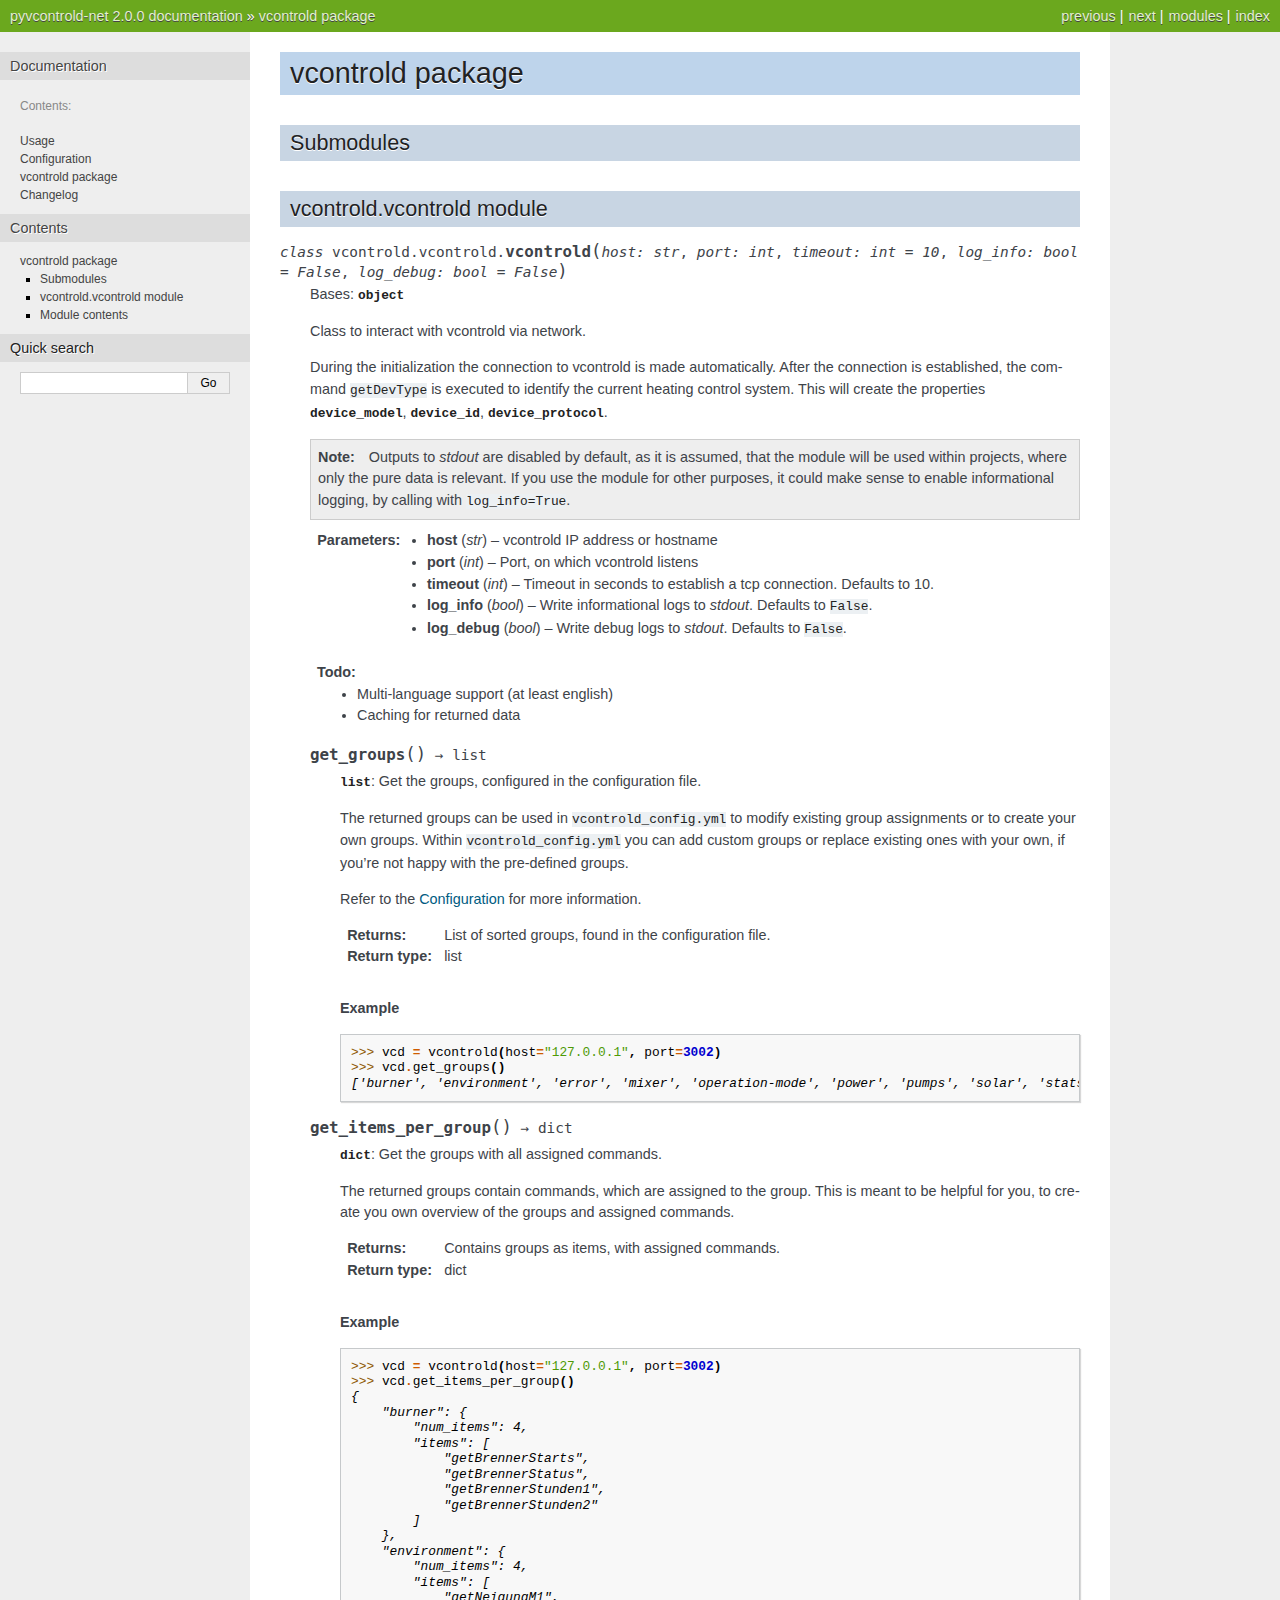
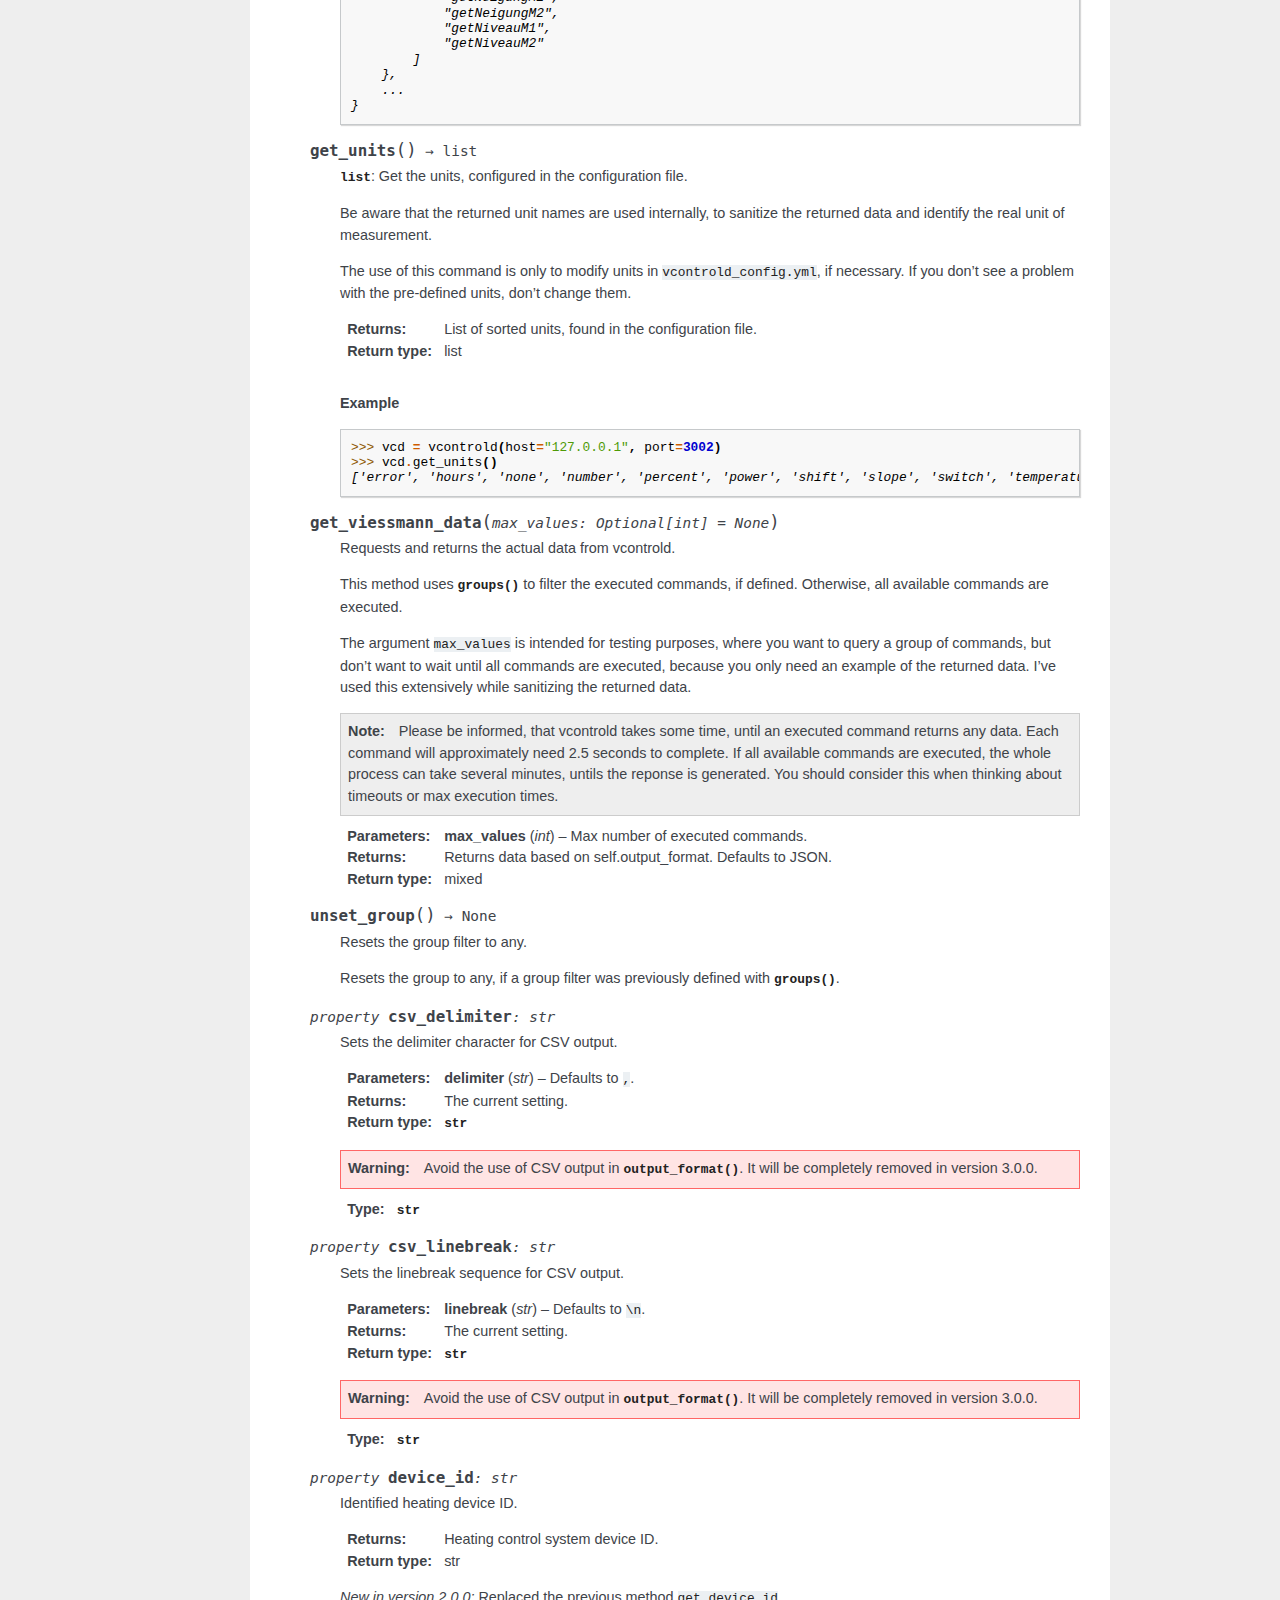
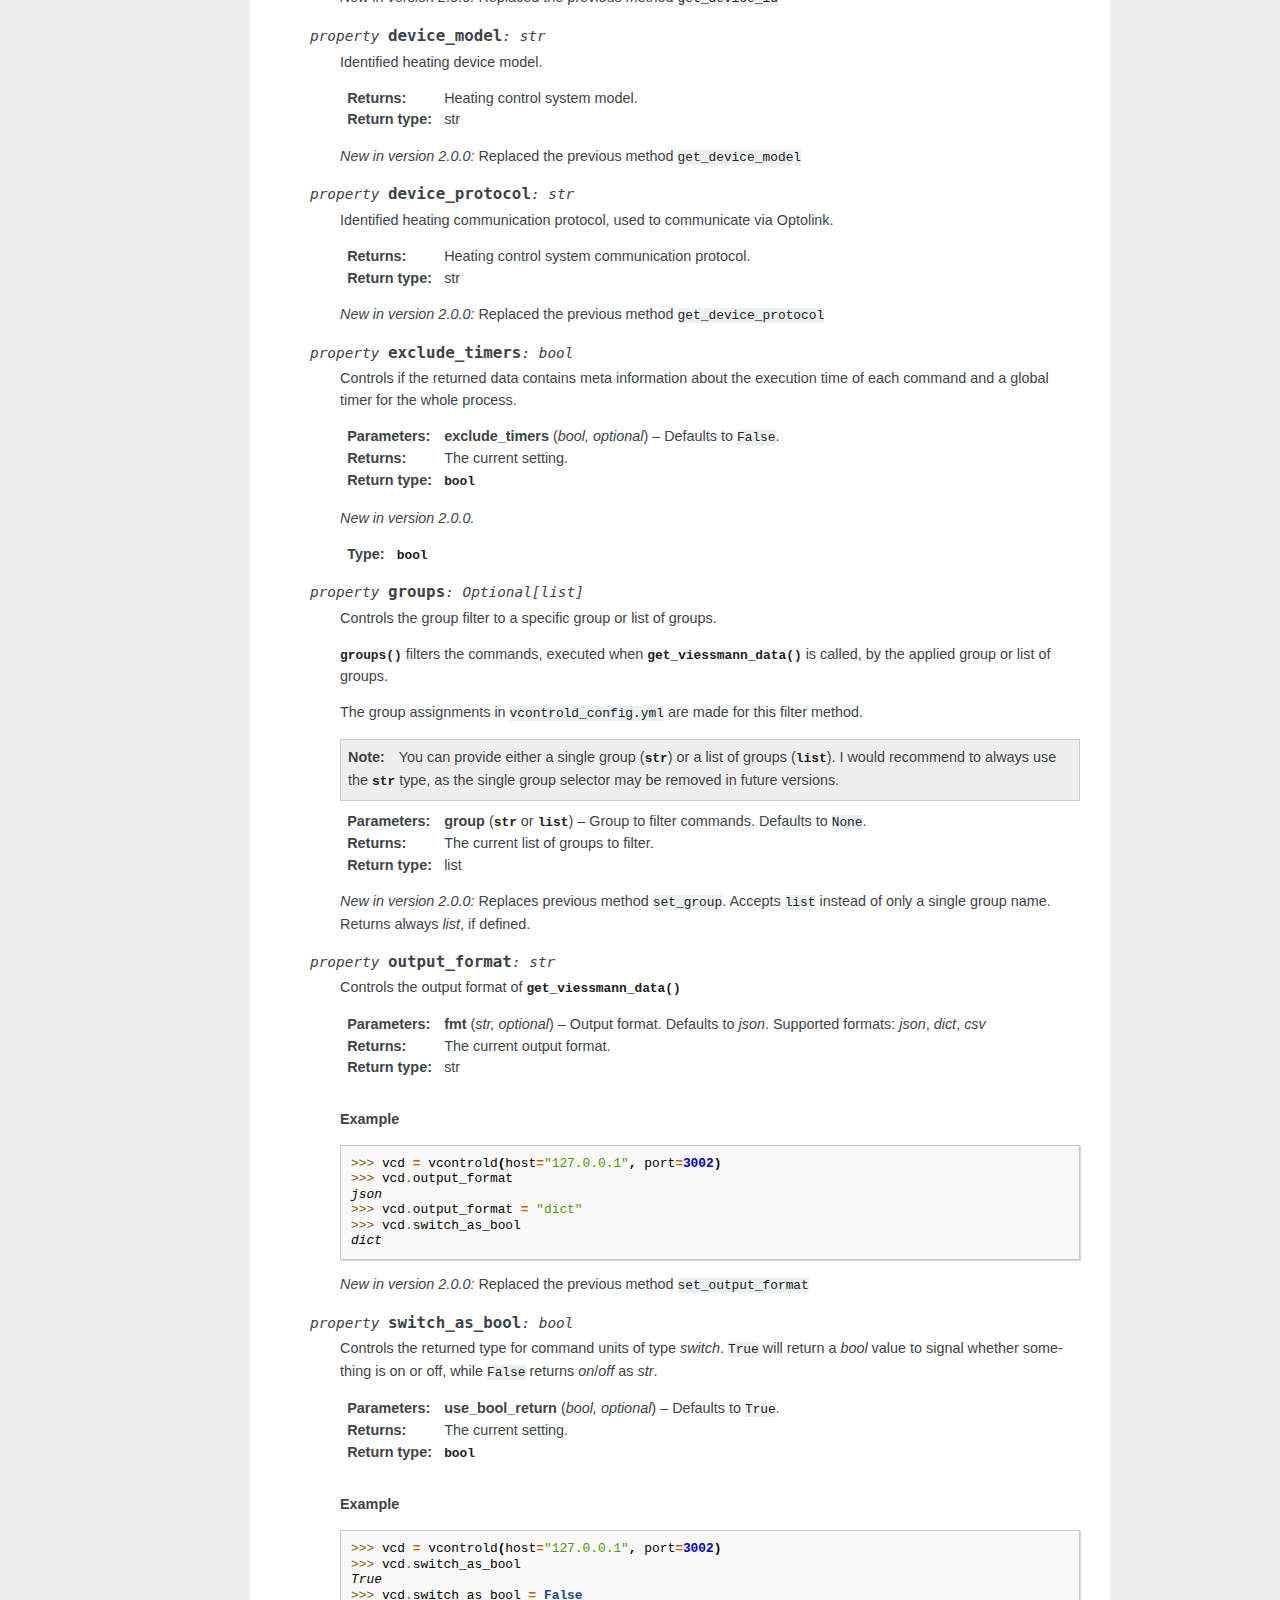
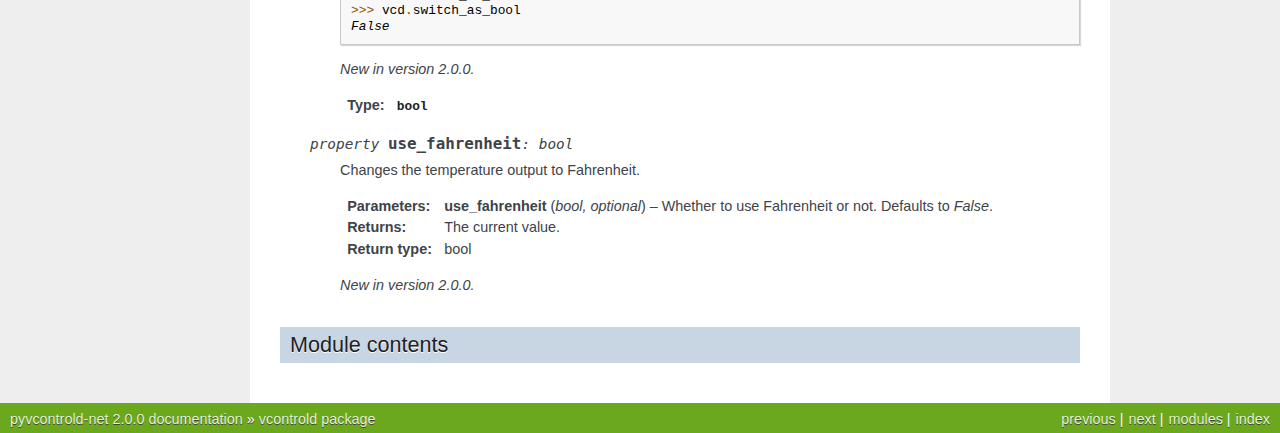
<file: docs/vcontrold.html>
<!DOCTYPE html>

<html lang="en">
  <head>
    <meta charset="utf-8" />
    <meta name="viewport" content="width=device-width, initial-scale=1.0" /><meta name="generator" content="Docutils 0.17.1: http://docutils.sourceforge.net/" />

    <title>vcontrold package &#8212; pyvcontrold-net 2.0.0 documentation</title>
    <link rel="stylesheet" type="text/css" href="_static/pygments.css" />
    <link rel="stylesheet" type="text/css" href="_static/nature.css" />
    <script data-url_root="./" id="documentation_options" src="_static/documentation_options.js"></script>
    <script src="_static/jquery.js"></script>
    <script src="_static/underscore.js"></script>
    <script src="_static/doctools.js"></script>
    <link rel="index" title="Index" href="genindex.html" />
    <link rel="search" title="Search" href="search.html" />
    <link rel="next" title="Changelog" href="changelog.html" />
    <link rel="prev" title="Configuration" href="configuration.html" /> 
  </head><body>
    <div class="related" role="navigation" aria-label="related navigation">
      <h3>Navigation</h3>
      <ul>
        <li class="right" style="margin-right: 10px">
          <a href="genindex.html" title="General Index"
             accesskey="I">index</a></li>
        <li class="right" >
          <a href="py-modindex.html" title="Python Module Index"
             >modules</a> |</li>
        <li class="right" >
          <a href="changelog.html" title="Changelog"
             accesskey="N">next</a> |</li>
        <li class="right" >
          <a href="configuration.html" title="Configuration"
             accesskey="P">previous</a> |</li>
        <li class="nav-item nav-item-0"><a href="index.html">pyvcontrold-net 2.0.0 documentation</a> &#187;</li>
        <li class="nav-item nav-item-this"><a href="">vcontrold package</a></li> 
      </ul>
    </div>  

    <div class="document">
      <div class="documentwrapper">
        <div class="bodywrapper">
          <div class="body" role="main">
            
  <section id="vcontrold-package">
<h1>vcontrold package<a class="headerlink" href="#vcontrold-package" title="Permalink to this headline">¶</a></h1>
<section id="submodules">
<h2>Submodules<a class="headerlink" href="#submodules" title="Permalink to this headline">¶</a></h2>
</section>
<section id="module-vcontrold.vcontrold">
<span id="vcontrold-vcontrold-module"></span><h2>vcontrold.vcontrold module<a class="headerlink" href="#module-vcontrold.vcontrold" title="Permalink to this headline">¶</a></h2>
<dl class="py class">
<dt class="sig sig-object py" id="vcontrold.vcontrold.vcontrold">
<em class="property"><span class="pre">class</span><span class="w"> </span></em><span class="sig-prename descclassname"><span class="pre">vcontrold.vcontrold.</span></span><span class="sig-name descname"><span class="pre">vcontrold</span></span><span class="sig-paren">(</span><em class="sig-param"><span class="n"><span class="pre">host</span></span><span class="p"><span class="pre">:</span></span><span class="w"> </span><span class="n"><span class="pre">str</span></span></em>, <em class="sig-param"><span class="n"><span class="pre">port</span></span><span class="p"><span class="pre">:</span></span><span class="w"> </span><span class="n"><span class="pre">int</span></span></em>, <em class="sig-param"><span class="n"><span class="pre">timeout</span></span><span class="p"><span class="pre">:</span></span><span class="w"> </span><span class="n"><span class="pre">int</span></span><span class="w"> </span><span class="o"><span class="pre">=</span></span><span class="w"> </span><span class="default_value"><span class="pre">10</span></span></em>, <em class="sig-param"><span class="n"><span class="pre">log_info</span></span><span class="p"><span class="pre">:</span></span><span class="w"> </span><span class="n"><span class="pre">bool</span></span><span class="w"> </span><span class="o"><span class="pre">=</span></span><span class="w"> </span><span class="default_value"><span class="pre">False</span></span></em>, <em class="sig-param"><span class="n"><span class="pre">log_debug</span></span><span class="p"><span class="pre">:</span></span><span class="w"> </span><span class="n"><span class="pre">bool</span></span><span class="w"> </span><span class="o"><span class="pre">=</span></span><span class="w"> </span><span class="default_value"><span class="pre">False</span></span></em><span class="sig-paren">)</span><a class="headerlink" href="#vcontrold.vcontrold.vcontrold" title="Permalink to this definition">¶</a></dt>
<dd><p>Bases: <code class="xref py py-class docutils literal notranslate"><span class="pre">object</span></code></p>
<p>Class to interact with vcontrold via network.</p>
<p>During the initialization the connection to vcontrold is made automatically. After the connection is established,
the command <code class="docutils literal notranslate"><span class="pre">getDevType</span></code> is executed to identify the current heating control system. This will create the properties
<a class="reference internal" href="#vcontrold.vcontrold.vcontrold.device_model" title="vcontrold.vcontrold.vcontrold.device_model"><code class="xref py py-attr docutils literal notranslate"><span class="pre">device_model</span></code></a>, <a class="reference internal" href="#vcontrold.vcontrold.vcontrold.device_id" title="vcontrold.vcontrold.vcontrold.device_id"><code class="xref py py-attr docutils literal notranslate"><span class="pre">device_id</span></code></a>, <a class="reference internal" href="#vcontrold.vcontrold.vcontrold.device_protocol" title="vcontrold.vcontrold.vcontrold.device_protocol"><code class="xref py py-attr docutils literal notranslate"><span class="pre">device_protocol</span></code></a>.</p>
<div class="admonition note">
<p class="admonition-title">Note</p>
<p>Outputs to <em>stdout</em> are disabled by default, as it is assumed, that the module will be used within projects,
where only the pure data is relevant. If you use the module for other purposes, it could make sense to enable
informational logging, by calling with <code class="docutils literal notranslate"><span class="pre">log_info=True</span></code>.</p>
</div>
<dl class="field-list simple">
<dt class="field-odd">Parameters</dt>
<dd class="field-odd"><ul class="simple">
<li><p><strong>host</strong> (<em>str</em>) – vcontrold IP address or hostname</p></li>
<li><p><strong>port</strong> (<em>int</em>) – Port, on which vcontrold listens</p></li>
<li><p><strong>timeout</strong> (<em>int</em>) – Timeout in seconds to establish a tcp connection. Defaults to 10.</p></li>
<li><p><strong>log_info</strong> (<em>bool</em>) – Write informational logs to <em>stdout</em>. Defaults to <code class="docutils literal notranslate"><span class="pre">False</span></code>.</p></li>
<li><p><strong>log_debug</strong> (<em>bool</em>) – Write debug logs to <em>stdout</em>. Defaults to <code class="docutils literal notranslate"><span class="pre">False</span></code>.</p></li>
</ul>
</dd>
</dl>
<div class="admonition-todo admonition" id="id1">
<p class="admonition-title">Todo</p>
<ul class="simple">
<li><p>Multi-language support (at least english)</p></li>
<li><p>Caching for returned data</p></li>
</ul>
</div>
<dl class="py method">
<dt class="sig sig-object py" id="vcontrold.vcontrold.vcontrold.get_groups">
<span class="sig-name descname"><span class="pre">get_groups</span></span><span class="sig-paren">(</span><span class="sig-paren">)</span> <span class="sig-return"><span class="sig-return-icon">&#x2192;</span> <span class="sig-return-typehint"><span class="pre">list</span></span></span><a class="headerlink" href="#vcontrold.vcontrold.vcontrold.get_groups" title="Permalink to this definition">¶</a></dt>
<dd><p><code class="xref py py-obj docutils literal notranslate"><span class="pre">list</span></code>: Get the groups, configured in the configuration file.</p>
<p>The returned groups can be used in <code class="docutils literal notranslate"><span class="pre">vcontrold_config.yml</span></code> to modify existing
group assignments or to create your own groups. Within <code class="docutils literal notranslate"><span class="pre">vcontrold_config.yml</span></code>
you can add custom groups or replace existing ones with your own, if you’re not
happy with the pre-defined groups.</p>
<p>Refer to the <a class="reference internal" href="configuration.html"><span class="doc">Configuration</span></a> for more information.</p>
<dl class="field-list simple">
<dt class="field-odd">Returns</dt>
<dd class="field-odd"><p>List of sorted groups, found in the configuration file.</p>
</dd>
<dt class="field-even">Return type</dt>
<dd class="field-even"><p>list</p>
</dd>
</dl>
<p class="rubric">Example</p>
<div class="doctest highlight-default notranslate"><div class="highlight"><pre><span></span><span class="gp">&gt;&gt;&gt; </span><span class="n">vcd</span> <span class="o">=</span> <span class="n">vcontrold</span><span class="p">(</span><span class="n">host</span><span class="o">=</span><span class="s2">&quot;127.0.0.1&quot;</span><span class="p">,</span> <span class="n">port</span><span class="o">=</span><span class="mi">3002</span><span class="p">)</span>
<span class="gp">&gt;&gt;&gt; </span><span class="n">vcd</span><span class="o">.</span><span class="n">get_groups</span><span class="p">()</span>
<span class="go">[&#39;burner&#39;, &#39;environment&#39;, &#39;error&#39;, &#39;mixer&#39;, &#39;operation-mode&#39;, &#39;power&#39;, &#39;pumps&#39;, &#39;solar&#39;, &#39;stats&#39;, &#39;system&#39;, &#39;temperature&#39;, &#39;timer&#39;]</span>
</pre></div>
</div>
</dd></dl>

<dl class="py method">
<dt class="sig sig-object py" id="vcontrold.vcontrold.vcontrold.get_items_per_group">
<span class="sig-name descname"><span class="pre">get_items_per_group</span></span><span class="sig-paren">(</span><span class="sig-paren">)</span> <span class="sig-return"><span class="sig-return-icon">&#x2192;</span> <span class="sig-return-typehint"><span class="pre">dict</span></span></span><a class="headerlink" href="#vcontrold.vcontrold.vcontrold.get_items_per_group" title="Permalink to this definition">¶</a></dt>
<dd><p><code class="xref py py-obj docutils literal notranslate"><span class="pre">dict</span></code>: Get the groups with all assigned commands.</p>
<p>The returned groups contain commands, which are assigned to the group. This
is meant to be helpful for you, to create you own overview of the groups and
assigned commands.</p>
<dl class="field-list simple">
<dt class="field-odd">Returns</dt>
<dd class="field-odd"><p>Contains groups as items, with assigned commands.</p>
</dd>
<dt class="field-even">Return type</dt>
<dd class="field-even"><p>dict</p>
</dd>
</dl>
<p class="rubric">Example</p>
<div class="doctest highlight-default notranslate"><div class="highlight"><pre><span></span><span class="gp">&gt;&gt;&gt; </span><span class="n">vcd</span> <span class="o">=</span> <span class="n">vcontrold</span><span class="p">(</span><span class="n">host</span><span class="o">=</span><span class="s2">&quot;127.0.0.1&quot;</span><span class="p">,</span> <span class="n">port</span><span class="o">=</span><span class="mi">3002</span><span class="p">)</span>
<span class="gp">&gt;&gt;&gt; </span><span class="n">vcd</span><span class="o">.</span><span class="n">get_items_per_group</span><span class="p">()</span>
<span class="go">{</span>
<span class="go">    &quot;burner&quot;: {</span>
<span class="go">        &quot;num_items&quot;: 4,</span>
<span class="go">        &quot;items&quot;: [</span>
<span class="go">            &quot;getBrennerStarts&quot;,</span>
<span class="go">            &quot;getBrennerStatus&quot;,</span>
<span class="go">            &quot;getBrennerStunden1&quot;,</span>
<span class="go">            &quot;getBrennerStunden2&quot;</span>
<span class="go">        ]</span>
<span class="go">    },</span>
<span class="go">    &quot;environment&quot;: {</span>
<span class="go">        &quot;num_items&quot;: 4,</span>
<span class="go">        &quot;items&quot;: [</span>
<span class="go">            &quot;getNeigungM1&quot;,</span>
<span class="go">            &quot;getNeigungM2&quot;,</span>
<span class="go">            &quot;getNiveauM1&quot;,</span>
<span class="go">            &quot;getNiveauM2&quot;</span>
<span class="go">        ]</span>
<span class="go">    },</span>
<span class="go">    ...</span>
<span class="go">}</span>
</pre></div>
</div>
</dd></dl>

<dl class="py method">
<dt class="sig sig-object py" id="vcontrold.vcontrold.vcontrold.get_units">
<span class="sig-name descname"><span class="pre">get_units</span></span><span class="sig-paren">(</span><span class="sig-paren">)</span> <span class="sig-return"><span class="sig-return-icon">&#x2192;</span> <span class="sig-return-typehint"><span class="pre">list</span></span></span><a class="headerlink" href="#vcontrold.vcontrold.vcontrold.get_units" title="Permalink to this definition">¶</a></dt>
<dd><p><code class="xref py py-obj docutils literal notranslate"><span class="pre">list</span></code>: Get the units, configured in the configuration file.</p>
<p>Be aware that the returned unit names are used internally, to sanitize the returned
data and identify the real unit of measurement.</p>
<p>The use of this command is only to modify units in <code class="docutils literal notranslate"><span class="pre">vcontrold_config.yml</span></code>, if necessary.
If you don’t see a problem with the pre-defined units, don’t change them.</p>
<dl class="field-list simple">
<dt class="field-odd">Returns</dt>
<dd class="field-odd"><p>List of sorted units, found in the configuration file.</p>
</dd>
<dt class="field-even">Return type</dt>
<dd class="field-even"><p>list</p>
</dd>
</dl>
<p class="rubric">Example</p>
<div class="doctest highlight-default notranslate"><div class="highlight"><pre><span></span><span class="gp">&gt;&gt;&gt; </span><span class="n">vcd</span> <span class="o">=</span> <span class="n">vcontrold</span><span class="p">(</span><span class="n">host</span><span class="o">=</span><span class="s2">&quot;127.0.0.1&quot;</span><span class="p">,</span> <span class="n">port</span><span class="o">=</span><span class="mi">3002</span><span class="p">)</span>
<span class="gp">&gt;&gt;&gt; </span><span class="n">vcd</span><span class="o">.</span><span class="n">get_units</span><span class="p">()</span>
<span class="go">[&#39;error&#39;, &#39;hours&#39;, &#39;none&#39;, &#39;number&#39;, &#39;percent&#39;, &#39;power&#39;, &#39;shift&#39;, &#39;slope&#39;, &#39;switch&#39;, &#39;temperature&#39;, &#39;text&#39;, &#39;time&#39;, &#39;timer&#39;]</span>
</pre></div>
</div>
</dd></dl>

<dl class="py method">
<dt class="sig sig-object py" id="vcontrold.vcontrold.vcontrold.get_viessmann_data">
<span class="sig-name descname"><span class="pre">get_viessmann_data</span></span><span class="sig-paren">(</span><em class="sig-param"><span class="n"><span class="pre">max_values</span></span><span class="p"><span class="pre">:</span></span><span class="w"> </span><span class="n"><span class="pre">Optional</span><span class="p"><span class="pre">[</span></span><span class="pre">int</span><span class="p"><span class="pre">]</span></span></span><span class="w"> </span><span class="o"><span class="pre">=</span></span><span class="w"> </span><span class="default_value"><span class="pre">None</span></span></em><span class="sig-paren">)</span><a class="headerlink" href="#vcontrold.vcontrold.vcontrold.get_viessmann_data" title="Permalink to this definition">¶</a></dt>
<dd><p>Requests and returns the actual data from vcontrold.</p>
<p>This method uses <a class="reference internal" href="#vcontrold.vcontrold.vcontrold.groups" title="vcontrold.vcontrold.vcontrold.groups"><code class="xref py py-meth docutils literal notranslate"><span class="pre">groups()</span></code></a> to filter the executed commands, if defined. Otherwise,
all available commands are executed.</p>
<p>The argument <code class="docutils literal notranslate"><span class="pre">max_values</span></code> is intended for testing purposes, where you want to query a group
of commands, but don’t want to wait until all commands are executed, because you only need an example
of the returned data. I’ve used this extensively while sanitizing the returned data.</p>
<div class="admonition note">
<p class="admonition-title">Note</p>
<p>Please be informed, that vcontrold takes some time, until an executed command returns any data.
Each command will approximately need 2.5 seconds to complete. If all available commands are
executed, the whole process can take several minutes, untils the reponse is generated. You should
consider this when thinking about timeouts or max execution times.</p>
</div>
<dl class="field-list simple">
<dt class="field-odd">Parameters</dt>
<dd class="field-odd"><p><strong>max_values</strong> (<em>int</em>) – Max number of executed commands.</p>
</dd>
<dt class="field-even">Returns</dt>
<dd class="field-even"><p>Returns data based on self.output_format. Defaults to JSON.</p>
</dd>
<dt class="field-odd">Return type</dt>
<dd class="field-odd"><p>mixed</p>
</dd>
</dl>
</dd></dl>

<dl class="py method">
<dt class="sig sig-object py" id="vcontrold.vcontrold.vcontrold.unset_group">
<span class="sig-name descname"><span class="pre">unset_group</span></span><span class="sig-paren">(</span><span class="sig-paren">)</span> <span class="sig-return"><span class="sig-return-icon">&#x2192;</span> <span class="sig-return-typehint"><span class="pre">None</span></span></span><a class="headerlink" href="#vcontrold.vcontrold.vcontrold.unset_group" title="Permalink to this definition">¶</a></dt>
<dd><p>Resets the group filter to any.</p>
<p>Resets the group to any, if a group filter was previously defined with <a class="reference internal" href="#vcontrold.vcontrold.vcontrold.groups" title="vcontrold.vcontrold.vcontrold.groups"><code class="xref py py-meth docutils literal notranslate"><span class="pre">groups()</span></code></a>.</p>
</dd></dl>

<dl class="py property">
<dt class="sig sig-object py" id="vcontrold.vcontrold.vcontrold.csv_delimiter">
<em class="property"><span class="pre">property</span><span class="w"> </span></em><span class="sig-name descname"><span class="pre">csv_delimiter</span></span><em class="property"><span class="p"><span class="pre">:</span></span><span class="w"> </span><span class="pre">str</span></em><a class="headerlink" href="#vcontrold.vcontrold.vcontrold.csv_delimiter" title="Permalink to this definition">¶</a></dt>
<dd><p>Sets the delimiter character for CSV output.</p>
<dl class="field-list simple">
<dt class="field-odd">Parameters</dt>
<dd class="field-odd"><p><strong>delimiter</strong> (<em>str</em>) – Defaults to <code class="docutils literal notranslate"><span class="pre">,</span></code>.</p>
</dd>
<dt class="field-even">Returns</dt>
<dd class="field-even"><p>The current setting.</p>
</dd>
<dt class="field-odd">Return type</dt>
<dd class="field-odd"><p><code class="xref py py-obj docutils literal notranslate"><span class="pre">str</span></code></p>
</dd>
</dl>
<div class="admonition warning">
<p class="admonition-title">Warning</p>
<p>Avoid the use of CSV output in <a class="reference internal" href="#vcontrold.vcontrold.vcontrold.output_format" title="vcontrold.vcontrold.vcontrold.output_format"><code class="xref py py-meth docutils literal notranslate"><span class="pre">output_format()</span></code></a>. It will be completely removed in version 3.0.0.</p>
</div>
<dl class="field-list simple">
<dt class="field-odd">Type</dt>
<dd class="field-odd"><p><code class="xref py py-obj docutils literal notranslate"><span class="pre">str</span></code></p>
</dd>
</dl>
</dd></dl>

<dl class="py property">
<dt class="sig sig-object py" id="vcontrold.vcontrold.vcontrold.csv_linebreak">
<em class="property"><span class="pre">property</span><span class="w"> </span></em><span class="sig-name descname"><span class="pre">csv_linebreak</span></span><em class="property"><span class="p"><span class="pre">:</span></span><span class="w"> </span><span class="pre">str</span></em><a class="headerlink" href="#vcontrold.vcontrold.vcontrold.csv_linebreak" title="Permalink to this definition">¶</a></dt>
<dd><p>Sets the linebreak sequence for CSV output.</p>
<dl class="field-list simple">
<dt class="field-odd">Parameters</dt>
<dd class="field-odd"><p><strong>linebreak</strong> (<em>str</em>) – Defaults to <code class="docutils literal notranslate"><span class="pre">\n</span></code>.</p>
</dd>
<dt class="field-even">Returns</dt>
<dd class="field-even"><p>The current setting.</p>
</dd>
<dt class="field-odd">Return type</dt>
<dd class="field-odd"><p><code class="xref py py-obj docutils literal notranslate"><span class="pre">str</span></code></p>
</dd>
</dl>
<div class="admonition warning">
<p class="admonition-title">Warning</p>
<p>Avoid the use of CSV output in <a class="reference internal" href="#vcontrold.vcontrold.vcontrold.output_format" title="vcontrold.vcontrold.vcontrold.output_format"><code class="xref py py-meth docutils literal notranslate"><span class="pre">output_format()</span></code></a>. It will be completely removed in version 3.0.0.</p>
</div>
<dl class="field-list simple">
<dt class="field-odd">Type</dt>
<dd class="field-odd"><p><code class="xref py py-obj docutils literal notranslate"><span class="pre">str</span></code></p>
</dd>
</dl>
</dd></dl>

<dl class="py property">
<dt class="sig sig-object py" id="vcontrold.vcontrold.vcontrold.device_id">
<em class="property"><span class="pre">property</span><span class="w"> </span></em><span class="sig-name descname"><span class="pre">device_id</span></span><em class="property"><span class="p"><span class="pre">:</span></span><span class="w"> </span><span class="pre">str</span></em><a class="headerlink" href="#vcontrold.vcontrold.vcontrold.device_id" title="Permalink to this definition">¶</a></dt>
<dd><p>Identified heating device ID.</p>
<dl class="field-list simple">
<dt class="field-odd">Returns</dt>
<dd class="field-odd"><p>Heating control system device ID.</p>
</dd>
<dt class="field-even">Return type</dt>
<dd class="field-even"><p>str</p>
</dd>
</dl>
<div class="versionadded">
<p><span class="versionmodified added">New in version 2.0.0: </span>Replaced the previous method <code class="docutils literal notranslate"><span class="pre">get_device_id</span></code></p>
</div>
</dd></dl>

<dl class="py property">
<dt class="sig sig-object py" id="vcontrold.vcontrold.vcontrold.device_model">
<em class="property"><span class="pre">property</span><span class="w"> </span></em><span class="sig-name descname"><span class="pre">device_model</span></span><em class="property"><span class="p"><span class="pre">:</span></span><span class="w"> </span><span class="pre">str</span></em><a class="headerlink" href="#vcontrold.vcontrold.vcontrold.device_model" title="Permalink to this definition">¶</a></dt>
<dd><p>Identified heating device model.</p>
<dl class="field-list simple">
<dt class="field-odd">Returns</dt>
<dd class="field-odd"><p>Heating control system model.</p>
</dd>
<dt class="field-even">Return type</dt>
<dd class="field-even"><p>str</p>
</dd>
</dl>
<div class="versionadded">
<p><span class="versionmodified added">New in version 2.0.0: </span>Replaced the previous method <code class="docutils literal notranslate"><span class="pre">get_device_model</span></code></p>
</div>
</dd></dl>

<dl class="py property">
<dt class="sig sig-object py" id="vcontrold.vcontrold.vcontrold.device_protocol">
<em class="property"><span class="pre">property</span><span class="w"> </span></em><span class="sig-name descname"><span class="pre">device_protocol</span></span><em class="property"><span class="p"><span class="pre">:</span></span><span class="w"> </span><span class="pre">str</span></em><a class="headerlink" href="#vcontrold.vcontrold.vcontrold.device_protocol" title="Permalink to this definition">¶</a></dt>
<dd><p>Identified heating communication protocol, used to communicate via Optolink.</p>
<dl class="field-list simple">
<dt class="field-odd">Returns</dt>
<dd class="field-odd"><p>Heating control system communication protocol.</p>
</dd>
<dt class="field-even">Return type</dt>
<dd class="field-even"><p>str</p>
</dd>
</dl>
<div class="versionadded">
<p><span class="versionmodified added">New in version 2.0.0: </span>Replaced the previous method <code class="docutils literal notranslate"><span class="pre">get_device_protocol</span></code></p>
</div>
</dd></dl>

<dl class="py property">
<dt class="sig sig-object py" id="vcontrold.vcontrold.vcontrold.exclude_timers">
<em class="property"><span class="pre">property</span><span class="w"> </span></em><span class="sig-name descname"><span class="pre">exclude_timers</span></span><em class="property"><span class="p"><span class="pre">:</span></span><span class="w"> </span><span class="pre">bool</span></em><a class="headerlink" href="#vcontrold.vcontrold.vcontrold.exclude_timers" title="Permalink to this definition">¶</a></dt>
<dd><p>Controls if the returned data contains meta information about
the execution time of each command and a global timer for the whole process.</p>
<dl class="field-list simple">
<dt class="field-odd">Parameters</dt>
<dd class="field-odd"><p><strong>exclude_timers</strong> (<em>bool</em><em>, </em><em>optional</em>) – Defaults to <code class="docutils literal notranslate"><span class="pre">False</span></code>.</p>
</dd>
<dt class="field-even">Returns</dt>
<dd class="field-even"><p>The current setting.</p>
</dd>
<dt class="field-odd">Return type</dt>
<dd class="field-odd"><p><code class="xref py py-obj docutils literal notranslate"><span class="pre">bool</span></code></p>
</dd>
</dl>
<div class="versionadded">
<p><span class="versionmodified added">New in version 2.0.0.</span></p>
</div>
<dl class="field-list simple">
<dt class="field-odd">Type</dt>
<dd class="field-odd"><p><code class="xref py py-obj docutils literal notranslate"><span class="pre">bool</span></code></p>
</dd>
</dl>
</dd></dl>

<dl class="py property">
<dt class="sig sig-object py" id="vcontrold.vcontrold.vcontrold.groups">
<em class="property"><span class="pre">property</span><span class="w"> </span></em><span class="sig-name descname"><span class="pre">groups</span></span><em class="property"><span class="p"><span class="pre">:</span></span><span class="w"> </span><span class="pre">Optional</span><span class="p"><span class="pre">[</span></span><span class="pre">list</span><span class="p"><span class="pre">]</span></span></em><a class="headerlink" href="#vcontrold.vcontrold.vcontrold.groups" title="Permalink to this definition">¶</a></dt>
<dd><p>Controls the group filter to a specific group or list of groups.</p>
<p><a class="reference internal" href="#vcontrold.vcontrold.vcontrold.groups" title="vcontrold.vcontrold.vcontrold.groups"><code class="xref py py-meth docutils literal notranslate"><span class="pre">groups()</span></code></a> filters the commands, executed when <a class="reference internal" href="#vcontrold.vcontrold.vcontrold.get_viessmann_data" title="vcontrold.vcontrold.vcontrold.get_viessmann_data"><code class="xref py py-meth docutils literal notranslate"><span class="pre">get_viessmann_data()</span></code></a> is called,
by the applied group or list of groups.</p>
<p>The group assignments in <code class="docutils literal notranslate"><span class="pre">vcontrold_config.yml</span></code> are made for this filter method.</p>
<div class="admonition note">
<p class="admonition-title">Note</p>
<p>You can provide either a single group (<code class="xref py py-obj docutils literal notranslate"><span class="pre">str</span></code>) or a list of groups (<code class="xref py py-obj docutils literal notranslate"><span class="pre">list</span></code>). I would
recommend to always use the <code class="xref py py-obj docutils literal notranslate"><span class="pre">str</span></code> type, as the single group selector may be removed
in future versions.</p>
</div>
<dl class="field-list simple">
<dt class="field-odd">Parameters</dt>
<dd class="field-odd"><p><strong>group</strong> (<code class="xref py py-obj docutils literal notranslate"><span class="pre">str</span></code> or <code class="xref py py-obj docutils literal notranslate"><span class="pre">list</span></code>) – Group to filter commands. Defaults to <code class="docutils literal notranslate"><span class="pre">None</span></code>.</p>
</dd>
<dt class="field-even">Returns</dt>
<dd class="field-even"><p>The current list of groups to filter.</p>
</dd>
<dt class="field-odd">Return type</dt>
<dd class="field-odd"><p>list</p>
</dd>
</dl>
<div class="versionadded">
<p><span class="versionmodified added">New in version 2.0.0: </span>Replaces previous method <code class="docutils literal notranslate"><span class="pre">set_group</span></code>. Accepts <code class="docutils literal notranslate"><span class="pre">list</span></code> instead of only a single group name. Returns always <cite>list</cite>, if defined.</p>
</div>
</dd></dl>

<dl class="py property">
<dt class="sig sig-object py" id="vcontrold.vcontrold.vcontrold.output_format">
<em class="property"><span class="pre">property</span><span class="w"> </span></em><span class="sig-name descname"><span class="pre">output_format</span></span><em class="property"><span class="p"><span class="pre">:</span></span><span class="w"> </span><span class="pre">str</span></em><a class="headerlink" href="#vcontrold.vcontrold.vcontrold.output_format" title="Permalink to this definition">¶</a></dt>
<dd><p>Controls the output format of <a class="reference internal" href="#vcontrold.vcontrold.vcontrold.get_viessmann_data" title="vcontrold.vcontrold.vcontrold.get_viessmann_data"><code class="xref py py-meth docutils literal notranslate"><span class="pre">get_viessmann_data()</span></code></a></p>
<dl class="field-list simple">
<dt class="field-odd">Parameters</dt>
<dd class="field-odd"><p><strong>fmt</strong> (<em>str</em><em>, </em><em>optional</em>) – Output format. Defaults to <cite>json</cite>.
Supported formats: <cite>json</cite>, <cite>dict</cite>, <cite>csv</cite></p>
</dd>
<dt class="field-even">Returns</dt>
<dd class="field-even"><p>The current output format.</p>
</dd>
<dt class="field-odd">Return type</dt>
<dd class="field-odd"><p>str</p>
</dd>
</dl>
<p class="rubric">Example</p>
<div class="doctest highlight-default notranslate"><div class="highlight"><pre><span></span><span class="gp">&gt;&gt;&gt; </span><span class="n">vcd</span> <span class="o">=</span> <span class="n">vcontrold</span><span class="p">(</span><span class="n">host</span><span class="o">=</span><span class="s2">&quot;127.0.0.1&quot;</span><span class="p">,</span> <span class="n">port</span><span class="o">=</span><span class="mi">3002</span><span class="p">)</span>
<span class="gp">&gt;&gt;&gt; </span><span class="n">vcd</span><span class="o">.</span><span class="n">output_format</span>
<span class="go">json</span>
<span class="gp">&gt;&gt;&gt; </span><span class="n">vcd</span><span class="o">.</span><span class="n">output_format</span> <span class="o">=</span> <span class="s2">&quot;dict&quot;</span>
<span class="gp">&gt;&gt;&gt; </span><span class="n">vcd</span><span class="o">.</span><span class="n">switch_as_bool</span>
<span class="go">dict</span>
</pre></div>
</div>
<div class="versionadded">
<p><span class="versionmodified added">New in version 2.0.0: </span>Replaced the previous method <code class="docutils literal notranslate"><span class="pre">set_output_format</span></code></p>
</div>
</dd></dl>

<dl class="py property">
<dt class="sig sig-object py" id="vcontrold.vcontrold.vcontrold.switch_as_bool">
<em class="property"><span class="pre">property</span><span class="w"> </span></em><span class="sig-name descname"><span class="pre">switch_as_bool</span></span><em class="property"><span class="p"><span class="pre">:</span></span><span class="w"> </span><span class="pre">bool</span></em><a class="headerlink" href="#vcontrold.vcontrold.vcontrold.switch_as_bool" title="Permalink to this definition">¶</a></dt>
<dd><p>Controls the returned type for command units of type <em>switch</em>. <code class="docutils literal notranslate"><span class="pre">True</span></code> will return a <em>bool</em>
value to signal whether something is on or off, while <code class="docutils literal notranslate"><span class="pre">False</span></code> returns <em>on</em>/<em>off</em> as <em>str</em>.</p>
<dl class="field-list simple">
<dt class="field-odd">Parameters</dt>
<dd class="field-odd"><p><strong>use_bool_return</strong> (<em>bool</em><em>, </em><em>optional</em>) – Defaults to <code class="docutils literal notranslate"><span class="pre">True</span></code>.</p>
</dd>
<dt class="field-even">Returns</dt>
<dd class="field-even"><p>The current setting.</p>
</dd>
<dt class="field-odd">Return type</dt>
<dd class="field-odd"><p><code class="xref py py-obj docutils literal notranslate"><span class="pre">bool</span></code></p>
</dd>
</dl>
<p class="rubric">Example</p>
<div class="doctest highlight-default notranslate"><div class="highlight"><pre><span></span><span class="gp">&gt;&gt;&gt; </span><span class="n">vcd</span> <span class="o">=</span> <span class="n">vcontrold</span><span class="p">(</span><span class="n">host</span><span class="o">=</span><span class="s2">&quot;127.0.0.1&quot;</span><span class="p">,</span> <span class="n">port</span><span class="o">=</span><span class="mi">3002</span><span class="p">)</span>
<span class="gp">&gt;&gt;&gt; </span><span class="n">vcd</span><span class="o">.</span><span class="n">switch_as_bool</span>
<span class="go">True</span>
<span class="gp">&gt;&gt;&gt; </span><span class="n">vcd</span><span class="o">.</span><span class="n">switch_as_bool</span> <span class="o">=</span> <span class="kc">False</span>
<span class="gp">&gt;&gt;&gt; </span><span class="n">vcd</span><span class="o">.</span><span class="n">switch_as_bool</span>
<span class="go">False</span>
</pre></div>
</div>
<div class="versionadded">
<p><span class="versionmodified added">New in version 2.0.0.</span></p>
</div>
<dl class="field-list simple">
<dt class="field-odd">Type</dt>
<dd class="field-odd"><p><code class="xref py py-obj docutils literal notranslate"><span class="pre">bool</span></code></p>
</dd>
</dl>
</dd></dl>

<dl class="py property">
<dt class="sig sig-object py" id="vcontrold.vcontrold.vcontrold.use_fahrenheit">
<em class="property"><span class="pre">property</span><span class="w"> </span></em><span class="sig-name descname"><span class="pre">use_fahrenheit</span></span><em class="property"><span class="p"><span class="pre">:</span></span><span class="w"> </span><span class="pre">bool</span></em><a class="headerlink" href="#vcontrold.vcontrold.vcontrold.use_fahrenheit" title="Permalink to this definition">¶</a></dt>
<dd><p>Changes the temperature output to Fahrenheit.</p>
<dl class="field-list simple">
<dt class="field-odd">Parameters</dt>
<dd class="field-odd"><p><strong>use_fahrenheit</strong> (<em>bool</em><em>, </em><em>optional</em>) – Whether to use Fahrenheit or not. Defaults to <cite>False</cite>.</p>
</dd>
<dt class="field-even">Returns</dt>
<dd class="field-even"><p>The current value.</p>
</dd>
<dt class="field-odd">Return type</dt>
<dd class="field-odd"><p>bool</p>
</dd>
</dl>
<div class="versionadded">
<p><span class="versionmodified added">New in version 2.0.0.</span></p>
</div>
</dd></dl>

</dd></dl>

</section>
<section id="module-vcontrold">
<span id="module-contents"></span><h2>Module contents<a class="headerlink" href="#module-vcontrold" title="Permalink to this headline">¶</a></h2>
</section>
</section>


            <div class="clearer"></div>
          </div>
        </div>
      </div>
      <div class="sphinxsidebar" role="navigation" aria-label="main navigation">
        <div class="sphinxsidebarwrapper">
<h3><a href="index.html">Documentation</a></h3>
<p class="caption" role="heading"><span class="caption-text">Contents:</span></p>
<ul class="current">
<li class="toctree-l1"><a class="reference internal" href="usage.html">Usage</a></li>
<li class="toctree-l1"><a class="reference internal" href="configuration.html">Configuration</a></li>
<li class="toctree-l1 current"><a class="current reference internal" href="#">vcontrold package</a></li>
<li class="toctree-l1"><a class="reference internal" href="changelog.html">Changelog</a></li>
</ul>

  <h3><a href="index.html">Contents</a></h3>
  <ul>
<li><a class="reference internal" href="#">vcontrold package</a><ul>
<li><a class="reference internal" href="#submodules">Submodules</a></li>
<li><a class="reference internal" href="#module-vcontrold.vcontrold">vcontrold.vcontrold module</a></li>
<li><a class="reference internal" href="#module-vcontrold">Module contents</a></li>
</ul>
</li>
</ul>

<div id="searchbox" style="display: none" role="search">
  <h3 id="searchlabel">Quick search</h3>
    <div class="searchformwrapper">
    <form class="search" action="search.html" method="get">
      <input type="text" name="q" aria-labelledby="searchlabel" autocomplete="off" autocorrect="off" autocapitalize="off" spellcheck="false"/>
      <input type="submit" value="Go" />
    </form>
    </div>
</div>
<script>$('#searchbox').show(0);</script>
        </div>
      </div>
      <div class="clearer"></div>
    </div>
    <div class="related" role="navigation" aria-label="related navigation">
      <h3>Navigation</h3>
      <ul>
        <li class="right" style="margin-right: 10px">
          <a href="genindex.html" title="General Index"
             >index</a></li>
        <li class="right" >
          <a href="py-modindex.html" title="Python Module Index"
             >modules</a> |</li>
        <li class="right" >
          <a href="changelog.html" title="Changelog"
             >next</a> |</li>
        <li class="right" >
          <a href="configuration.html" title="Configuration"
             >previous</a> |</li>
        <li class="nav-item nav-item-0"><a href="index.html">pyvcontrold-net 2.0.0 documentation</a> &#187;</li>
        <li class="nav-item nav-item-this"><a href="">vcontrold package</a></li> 
      </ul>
    </div>
    <div class="footer" role="contentinfo">
        &#169; Copyright 2022, tsvsj
    </div>
  </body>
</html>
</file>
<file: docs/_static/pygments.css>
pre { line-height: 125%; }
td.linenos .normal { color: inherit; background-color: transparent; padding-left: 5px; padding-right: 5px; }
span.linenos { color: inherit; background-color: transparent; padding-left: 5px; padding-right: 5px; }
td.linenos .special { color: #000000; background-color: #ffffc0; padding-left: 5px; padding-right: 5px; }
span.linenos.special { color: #000000; background-color: #ffffc0; padding-left: 5px; padding-right: 5px; }
.highlight .hll { background-color: #ffffcc }
.highlight { background: #f8f8f8; }
.highlight .c { color: #8f5902; font-style: italic } /* Comment */
.highlight .err { color: #a40000; border: 1px solid #ef2929 } /* Error */
.highlight .g { color: #000000 } /* Generic */
.highlight .k { color: #204a87; font-weight: bold } /* Keyword */
.highlight .l { color: #000000 } /* Literal */
.highlight .n { color: #000000 } /* Name */
.highlight .o { color: #ce5c00; font-weight: bold } /* Operator */
.highlight .x { color: #000000 } /* Other */
.highlight .p { color: #000000; font-weight: bold } /* Punctuation */
.highlight .ch { color: #8f5902; font-style: italic } /* Comment.Hashbang */
.highlight .cm { color: #8f5902; font-style: italic } /* Comment.Multiline */
.highlight .cp { color: #8f5902; font-style: italic } /* Comment.Preproc */
.highlight .cpf { color: #8f5902; font-style: italic } /* Comment.PreprocFile */
.highlight .c1 { color: #8f5902; font-style: italic } /* Comment.Single */
.highlight .cs { color: #8f5902; font-style: italic } /* Comment.Special */
.highlight .gd { color: #a40000 } /* Generic.Deleted */
.highlight .ge { color: #000000; font-style: italic } /* Generic.Emph */
.highlight .gr { color: #ef2929 } /* Generic.Error */
.highlight .gh { color: #000080; font-weight: bold } /* Generic.Heading */
.highlight .gi { color: #00A000 } /* Generic.Inserted */
.highlight .go { color: #000000; font-style: italic } /* Generic.Output */
.highlight .gp { color: #8f5902 } /* Generic.Prompt */
.highlight .gs { color: #000000; font-weight: bold } /* Generic.Strong */
.highlight .gu { color: #800080; font-weight: bold } /* Generic.Subheading */
.highlight .gt { color: #a40000; font-weight: bold } /* Generic.Traceback */
.highlight .kc { color: #204a87; font-weight: bold } /* Keyword.Constant */
.highlight .kd { color: #204a87; font-weight: bold } /* Keyword.Declaration */
.highlight .kn { color: #204a87; font-weight: bold } /* Keyword.Namespace */
.highlight .kp { color: #204a87; font-weight: bold } /* Keyword.Pseudo */
.highlight .kr { color: #204a87; font-weight: bold } /* Keyword.Reserved */
.highlight .kt { color: #204a87; font-weight: bold } /* Keyword.Type */
.highlight .ld { color: #000000 } /* Literal.Date */
.highlight .m { color: #0000cf; font-weight: bold } /* Literal.Number */
.highlight .s { color: #4e9a06 } /* Literal.String */
.highlight .na { color: #c4a000 } /* Name.Attribute */
.highlight .nb { color: #204a87 } /* Name.Builtin */
.highlight .nc { color: #000000 } /* Name.Class */
.highlight .no { color: #000000 } /* Name.Constant */
.highlight .nd { color: #5c35cc; font-weight: bold } /* Name.Decorator */
.highlight .ni { color: #ce5c00 } /* Name.Entity */
.highlight .ne { color: #cc0000; font-weight: bold } /* Name.Exception */
.highlight .nf { color: #000000 } /* Name.Function */
.highlight .nl { color: #f57900 } /* Name.Label */
.highlight .nn { color: #000000 } /* Name.Namespace */
.highlight .nx { color: #000000 } /* Name.Other */
.highlight .py { color: #000000 } /* Name.Property */
.highlight .nt { color: #204a87; font-weight: bold } /* Name.Tag */
.highlight .nv { color: #000000 } /* Name.Variable */
.highlight .ow { color: #204a87; font-weight: bold } /* Operator.Word */
.highlight .w { color: #f8f8f8 } /* Text.Whitespace */
.highlight .mb { color: #0000cf; font-weight: bold } /* Literal.Number.Bin */
.highlight .mf { color: #0000cf; font-weight: bold } /* Literal.Number.Float */
.highlight .mh { color: #0000cf; font-weight: bold } /* Literal.Number.Hex */
.highlight .mi { color: #0000cf; font-weight: bold } /* Literal.Number.Integer */
.highlight .mo { color: #0000cf; font-weight: bold } /* Literal.Number.Oct */
.highlight .sa { color: #4e9a06 } /* Literal.String.Affix */
.highlight .sb { color: #4e9a06 } /* Literal.String.Backtick */
.highlight .sc { color: #4e9a06 } /* Literal.String.Char */
.highlight .dl { color: #4e9a06 } /* Literal.String.Delimiter */
.highlight .sd { color: #8f5902; font-style: italic } /* Literal.String.Doc */
.highlight .s2 { color: #4e9a06 } /* Literal.String.Double */
.highlight .se { color: #4e9a06 } /* Literal.String.Escape */
.highlight .sh { color: #4e9a06 } /* Literal.String.Heredoc */
.highlight .si { color: #4e9a06 } /* Literal.String.Interpol */
.highlight .sx { color: #4e9a06 } /* Literal.String.Other */
.highlight .sr { color: #4e9a06 } /* Literal.String.Regex */
.highlight .s1 { color: #4e9a06 } /* Literal.String.Single */
.highlight .ss { color: #4e9a06 } /* Literal.String.Symbol */
.highlight .bp { color: #3465a4 } /* Name.Builtin.Pseudo */
.highlight .fm { color: #000000 } /* Name.Function.Magic */
.highlight .vc { color: #000000 } /* Name.Variable.Class */
.highlight .vg { color: #000000 } /* Name.Variable.Global */
.highlight .vi { color: #000000 } /* Name.Variable.Instance */
.highlight .vm { color: #000000 } /* Name.Variable.Magic */
.highlight .il { color: #0000cf; font-weight: bold } /* Literal.Number.Integer.Long */
</file>
<file: docs/_static/nature.css>
/*
 * nature.css_t
 * ~~~~~~~~~~~~
 *
 * Sphinx stylesheet -- nature theme.
 *
 * :copyright: Copyright 2007-2021 by the Sphinx team, see AUTHORS.
 * :license: BSD, see LICENSE for details.
 *
 */

@import url("basic.css");

/* -- page layout ----------------------------------------------------------- */

body {
    font-family: Arial, sans-serif;
    font-size: 100%;
    background-color: #fff;
    color: #555;
    margin: 0;
    padding: 0;
}

div.documentwrapper {
    float: left;
    width: 100%;
}

div.bodywrapper {
    margin: 0 0 0 250px;
}

hr {
    border: 1px solid #B1B4B6;
}

div.document {
    background-color: #eee;
}

div.body {
    background-color: #ffffff;
    color: #3E4349;
    padding: 0 30px 30px 30px;
    font-size: 0.9em;
}

div.footer {
    color: #555;
    width: 100%;
    padding: 13px 0;
    text-align: center;
    font-size: 75%;
}

div.footer a {
    color: #444;
    text-decoration: underline;
}

div.related {
    background-color: #6BA81E;
    line-height: 32px;
    color: #fff;
    text-shadow: 0px 1px 0 #444;
    font-size: 0.9em;
}

div.related a {
    color: #E2F3CC;
}

div.sphinxsidebar {
    font-size: 0.75em;
    line-height: 1.5em;
}

div.sphinxsidebarwrapper{
    padding: 20px 0;
}

div.sphinxsidebar h3,
div.sphinxsidebar h4 {
    font-family: Arial, sans-serif;
    color: #222;
    font-size: 1.2em;
    font-weight: normal;
    margin: 0;
    padding: 5px 10px;
    background-color: #ddd;
    text-shadow: 1px 1px 0 white
}

div.sphinxsidebar h4{
    font-size: 1.1em;
}

div.sphinxsidebar h3 a {
    color: #444;
}


div.sphinxsidebar p {
    color: #888;
    padding: 5px 20px;
}

div.sphinxsidebar p.topless {
}

div.sphinxsidebar ul {
    margin: 10px 20px;
    padding: 0;
    color: #000;
}

div.sphinxsidebar a {
    color: #444;
}

div.sphinxsidebar input {
    border: 1px solid #ccc;
    font-family: sans-serif;
    font-size: 1em;
}

div.sphinxsidebar .searchformwrapper {
    margin-left: 20px;
    margin-right: 20px;
}

/* -- body styles ----------------------------------------------------------- */

a {
    color: #005B81;
    text-decoration: none;
}

a:hover {
    color: #E32E00;
    text-decoration: underline;
}

div.body h1,
div.body h2,
div.body h3,
div.body h4,
div.body h5,
div.body h6 {
    font-family: Arial, sans-serif;
    background-color: #BED4EB;
    font-weight: normal;
    color: #212224;
    margin: 30px 0px 10px 0px;
    padding: 5px 0 5px 10px;
    text-shadow: 0px 1px 0 white
}

div.body h1 { border-top: 20px solid white; margin-top: 0; font-size: 200%; }
div.body h2 { font-size: 150%; background-color: #C8D5E3; }
div.body h3 { font-size: 120%; background-color: #D8DEE3; }
div.body h4 { font-size: 110%; background-color: #D8DEE3; }
div.body h5 { font-size: 100%; background-color: #D8DEE3; }
div.body h6 { font-size: 100%; background-color: #D8DEE3; }

a.headerlink {
    color: #c60f0f;
    font-size: 0.8em;
    padding: 0 4px 0 4px;
    text-decoration: none;
}

a.headerlink:hover {
    background-color: #c60f0f;
    color: white;
}

div.body p, div.body dd, div.body li {
    line-height: 1.5em;
}

div.admonition p.admonition-title + p {
    display: inline;
}

div.note {
    background-color: #eee;
    border: 1px solid #ccc;
}

div.seealso {
    background-color: #ffc;
    border: 1px solid #ff6;
}

div.topic {
    background-color: #eee;
}

div.warning {
    background-color: #ffe4e4;
    border: 1px solid #f66;
}

p.admonition-title {
    display: inline;
}

p.admonition-title:after {
    content: ":";
}

pre {
    padding: 10px;
    line-height: 1.2em;
    border: 1px solid #C6C9CB;
    font-size: 1.1em;
    margin: 1.5em 0 1.5em 0;
    -webkit-box-shadow: 1px 1px 1px #d8d8d8;
    -moz-box-shadow: 1px 1px 1px #d8d8d8;
}

code {
    background-color: #ecf0f3;
    color: #222;
    /* padding: 1px 2px; */
    font-size: 1.1em;
    font-family: monospace;
}

.viewcode-back {
    font-family: Arial, sans-serif;
}

div.viewcode-block:target {
    background-color: #f4debf;
    border-top: 1px solid #ac9;
    border-bottom: 1px solid #ac9;
}

div.code-block-caption {
    background-color: #ddd;
    color: #222;
    border: 1px solid #C6C9CB;
}
</file>
